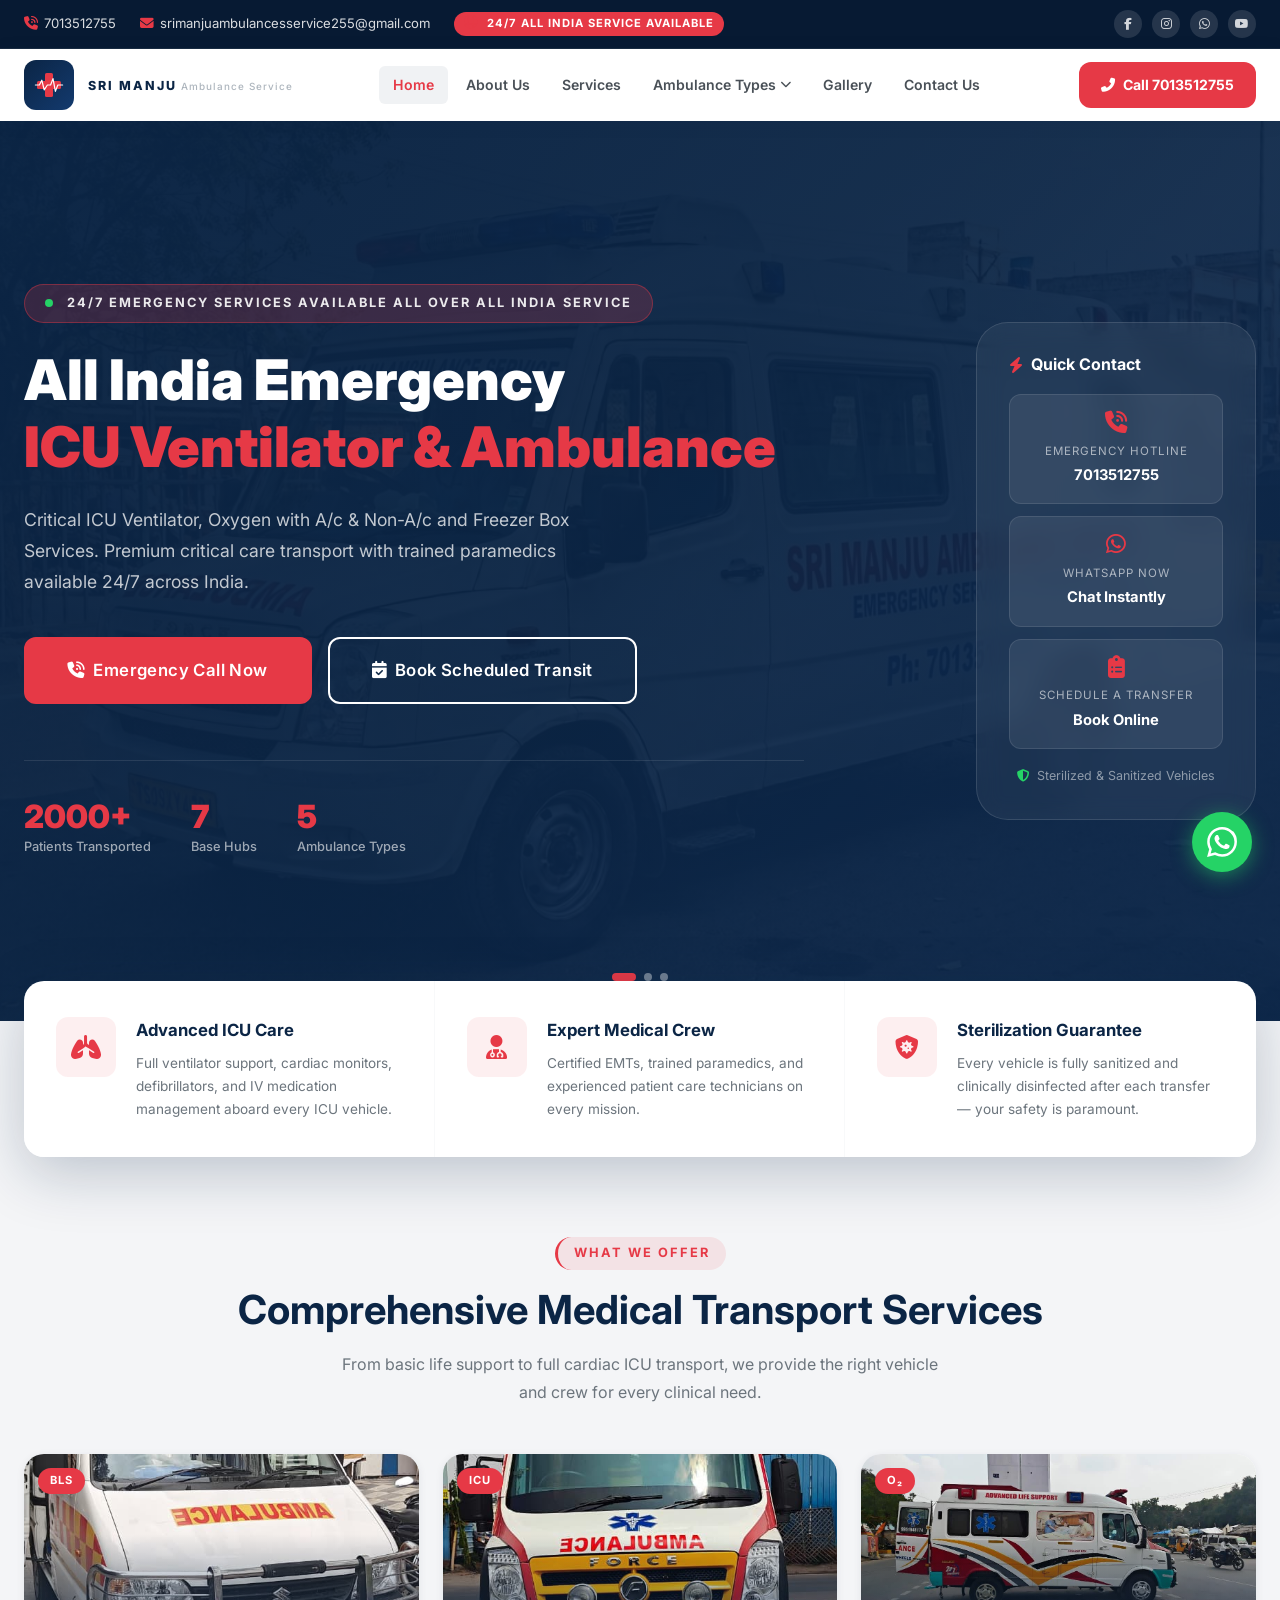
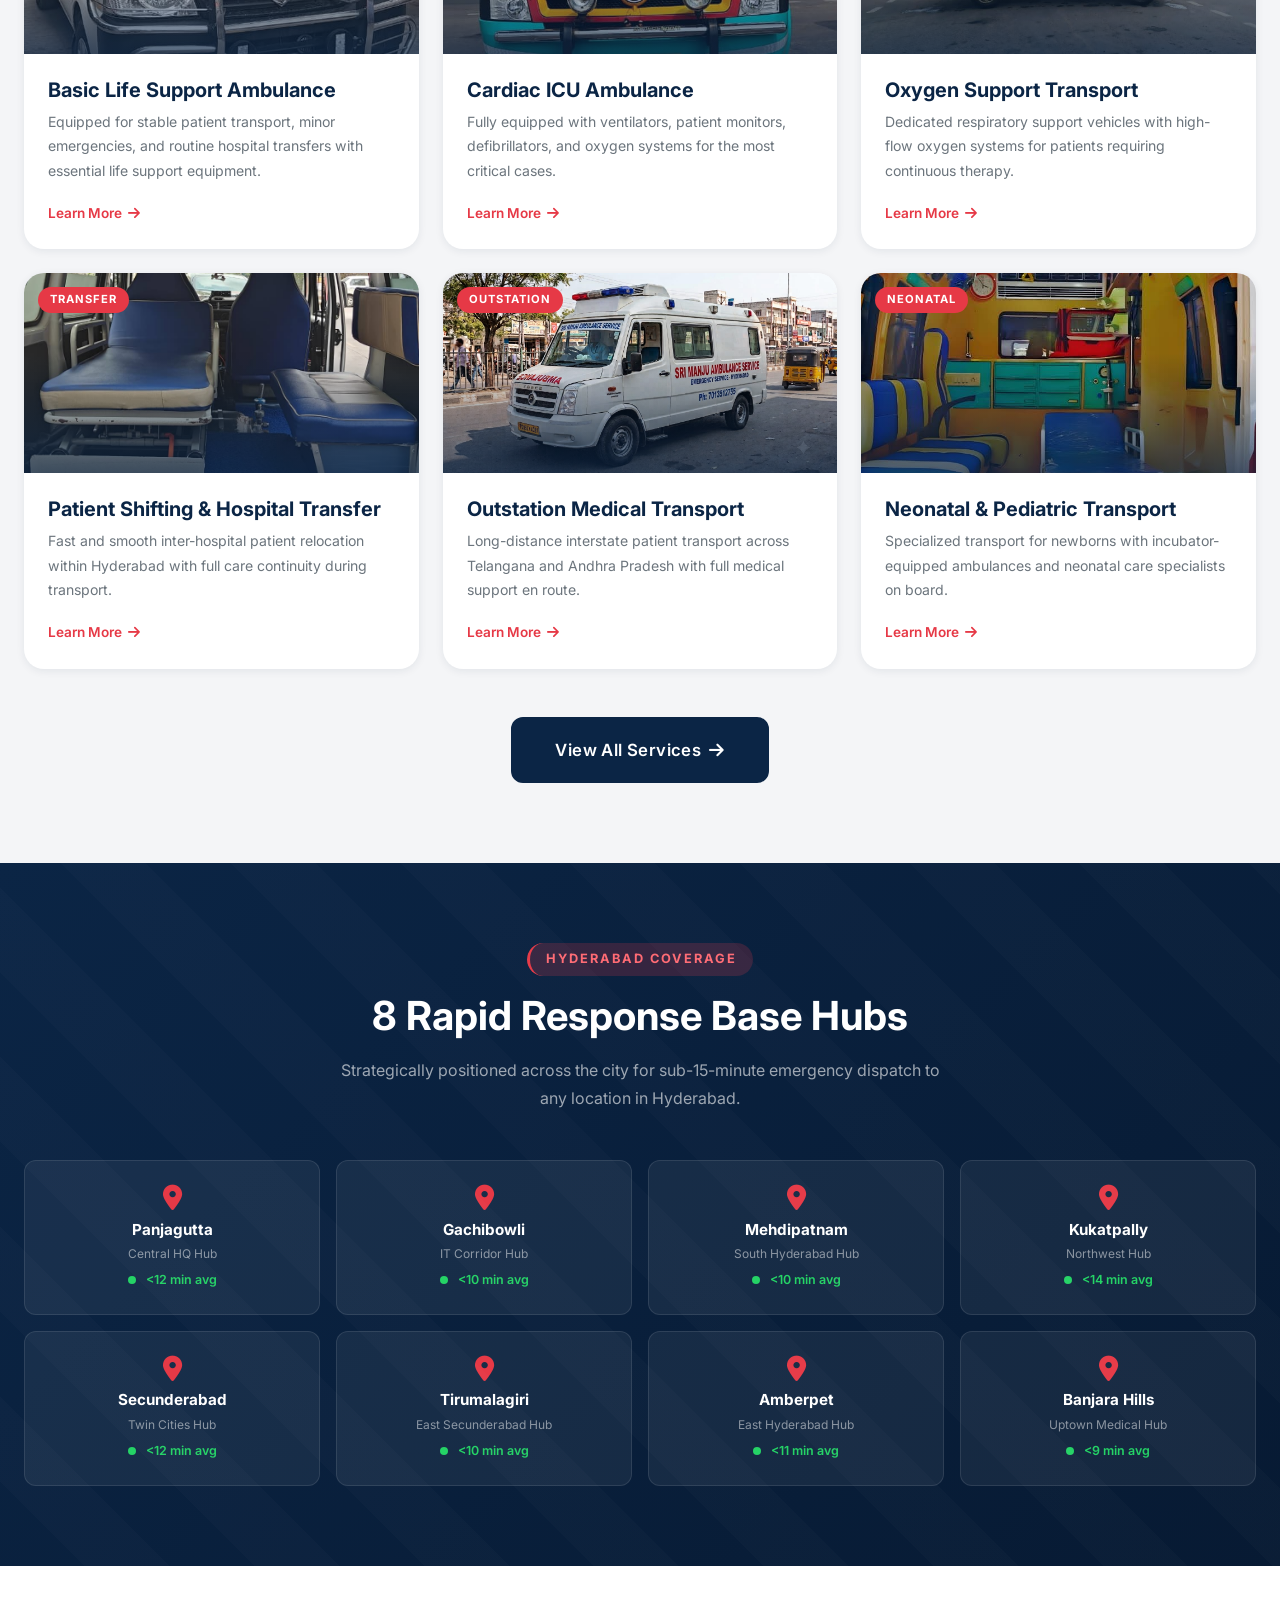
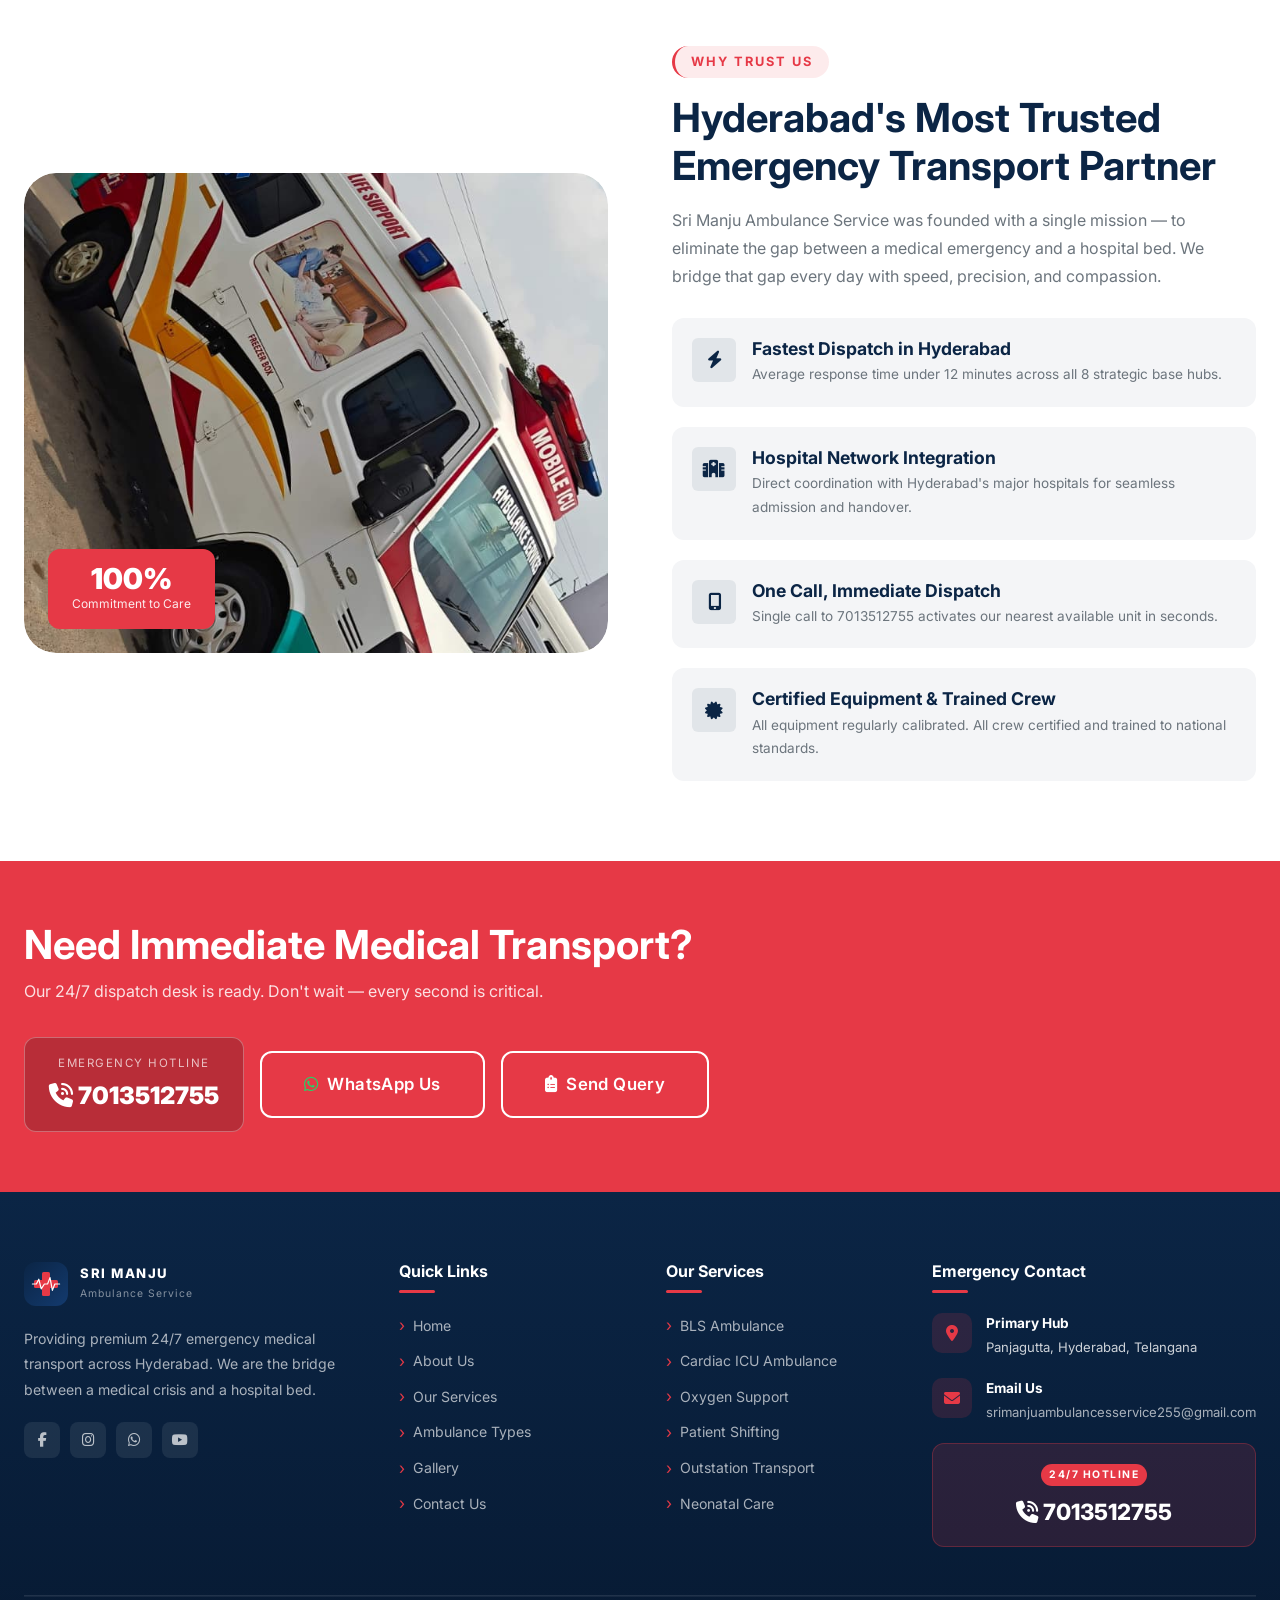
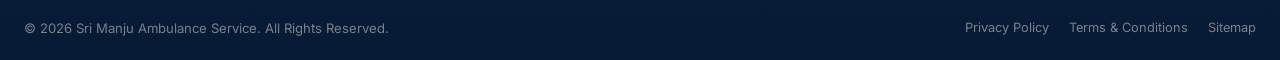
<file: index.html>
<!DOCTYPE html>
<html lang="en">
<head>
  <meta charset="UTF-8" />
  <meta name="viewport" content="width=device-width, initial-scale=1.0" />
  <title>Sri Manju Ambulance Service | 24/7 Emergency Medical Transport – Hyderabad</title>
  <meta name="description" content="Sri Manju Ambulance Service provides 24/7 premium emergency medical transport across Hyderabad. ICU ambulances, BLS, oxygen support, and patient shifting services. Call 7013512755." />
  <meta name="keywords" content="ambulance service Hyderabad, ICU ambulance, emergency medical transport, patient shifting, 24/7 ambulance" />
  <link rel="preconnect" href="https://fonts.googleapis.com" />
  <link rel="preconnect" href="https://fonts.gstatic.com" crossorigin />
  <link href="https://fonts.googleapis.com/css2?family=Inter:wght@300;400;500;600;700;800;900&family=Poppins:wght@400;500;600;700;800&display=swap" rel="stylesheet" />
  <link rel="stylesheet" href="https://cdnjs.cloudflare.com/ajax/libs/font-awesome/6.5.0/css/all.min.css" />
  <link rel="stylesheet" href="css/style.css" />
  <link rel="stylesheet" href="css/home.css" />
  <link rel="stylesheet" href="css/pages.css" />
</head>
<body>

  <!-- UTILITY HEADER -->
  <div class="utility-header">
    <div class="container">
      <div class="util-left">
        <div class="util-item">
          <i class="fas fa-phone-volume"></i>
          <a href="tel:+917013512755">7013512755</a>
        </div>
        <div class="util-item">
          <i class="fas fa-envelope"></i>
          <a href="mailto:srimanjuambulancesservice255@gmail.com">srimanjuambulancesservice255@gmail.com</a>
        </div>
        <div class="util-item">
          <span class="util-badge"><i class="fas fa-globe" style="margin-right:4px;"></i> 24/7 All India Service Available</span>
        </div>
      </div>
      <div class="util-right">
        <div class="social-links">
          <a href="#" aria-label="Facebook"><i class="fab fa-facebook-f"></i></a>
          <a href="#" aria-label="Instagram"><i class="fab fa-instagram"></i></a>
          <a href="https://wa.me/917013512755" target="_blank" aria-label="WhatsApp"><i class="fab fa-whatsapp"></i></a>
          <a href="#" aria-label="YouTube"><i class="fab fa-youtube"></i></a>
        </div>
      </div>
    </div>
  </div>

  <!-- MAIN NAVIGATION -->
  <nav class="main-nav" role="navigation" aria-label="Main Navigation">
    <div class="container nav-inner">
      <a href="index.html" class="nav-logo">
        <div class="logo-icon">
          <svg viewBox="0 0 40 40" fill="none" xmlns="http://www.w3.org/2000/svg">
            <rect x="15" y="5" width="10" height="30" rx="2" fill="#E63946"/>
            <rect x="5" y="15" width="30" height="10" rx="2" fill="#E63946"/>
            <polyline points="3,20 8,20 11,14 14,26 18,20 22,20 25,12 28,28 31,20 37,20" stroke="white" stroke-width="1.5" fill="none" stroke-linecap="round" stroke-linejoin="round"/>
          </svg>
        </div>
        <div class="logo-text">
          <span class="brand">Sri Manju</span>
          <span class="tagline">Ambulance Service</span>
        </div>
      </a>
      <ul class="nav-links">
        <li><a href="index.html" class="active">Home</a></li>
        <li><a href="about.html">About Us</a></li>
        <li><a href="services.html">Services</a></li>
        <li class="dropdown">
          <span tabindex="0">Ambulance Types <i class="fas fa-chevron-down" style="font-size:0.7rem;"></i></span>
          <ul class="dropdown-menu">
            <li><a href="types.html#bls"><i class="fas fa-ambulance"></i> BLS Ambulance</a></li>
            <li><a href="types.html#cardiac"><i class="fas fa-heartbeat"></i> Cardiac ICU Ambulance</a></li>
            <li><a href="types.html#oxygen"><i class="fas fa-lungs"></i> Oxygen Support</a></li>
            <li><a href="types.html#neonatal"><i class="fas fa-baby"></i> Neonatal Transport</a></li>
            <li><a href="types.html#outstation"><i class="fas fa-road"></i> Outstation Transport</a></li>
            <li><a href="types.html#freezer"><i class="fas fa-snowflake"></i> Freezer Box Services</a></li>
          </ul>
        </li>
        <li><a href="gallery.html">Gallery</a></li>
        <li><a href="contact.html">Contact Us</a></li>
      </ul>
      <div class="nav-cta">
        <a href="tel:+917013512755" class="nav-call-btn" id="nav-call-btn">
          <i class="fas fa-phone-alt"></i> Call 7013512755
        </a>
        <button class="hamburger" aria-label="Open Menu" id="hamburger">
          <span></span><span></span><span></span>
        </button>
      </div>
    </div>
  </nav>

  <!-- MOBILE MENU -->
  <div class="mobile-menu">
    <button class="close-btn" aria-label="Close Menu"><i class="fas fa-times"></i></button>
    <a href="index.html">Home</a>
    <a href="about.html">About Us</a>
    <a href="services.html">Services</a>
    <span class="mob-item mob-dropdown-trigger">Ambulance Types <i class="fas fa-chevron-down" style="margin-left:8px;font-size:0.8rem;"></i></span>
    <div class="mob-sub" style="display:none;">
      <a href="types.html#bls">BLS Ambulance</a>
      <a href="types.html#cardiac">Cardiac ICU Ambulance</a>
      <a href="types.html#oxygen">Oxygen Support</a>
      <a href="types.html#neonatal">Neonatal Transport</a>
      <a href="types.html#outstation">Outstation Transport</a>
      <a href="types.html#freezer">Freezer Box Services</a>
    </div>
    <a href="gallery.html">Gallery</a>
    <a href="contact.html">Contact Us</a>
    <a href="tel:+917013512755" class="mobile-call-btn"><i class="fas fa-phone-alt"></i> Emergency Call: 7013512755</a>
  </div>

  <!-- HERO SECTION -->
  <section class="hero-section" id="hero">
    <div class="hero-particles" aria-hidden="true"></div>
    <div class="container">
      <div class="hero-inner">
        <div class="hero-content">
          <div class="hero-badge"><span class="pulse-dot"></span> 24/7 Emergency Services Available All Over All India Service</div>
          <h1 class="hero-title">
            All India Emergency
            <span class="highlight">ICU Ventilator &amp; Ambulance</span>
          </h1>
          <p class="hero-desc">Critical ICU Ventilator, Oxygen with A/c &amp; Non-A/c and Freezer Box Services. Premium critical care transport with trained paramedics available 24/7 across India.</p>
          <div class="hero-actions">
            <a href="tel:+917013512755" class="btn btn-red btn-lg" id="hero-emergency-call">
              <i class="fas fa-phone-volume"></i> Emergency Call Now
            </a>
            <a href="contact.html" class="btn btn-white btn-lg" id="hero-book-transit">
              <i class="fas fa-calendar-check"></i> Book Scheduled Transit
            </a>
          </div>
          <div class="hero-stats">
            <div class="hero-stat">
              <div class="number"><span data-count="2500" data-suffix="+">0</span></div>
              <div class="label">Patients Transported</div>
            </div>
            <div class="hero-stat">
              <div class="number"><span data-count="8" data-suffix="">0</span></div>
              <div class="label">Base Hubs</div>
            </div>
            <div class="hero-stat">
              <div class="number"><span data-count="5">0</span></div>
              <div class="label">Ambulance Types</div>
            </div>
          </div>
        </div>
        <div class="hero-side-panel">
          <h4><i class="fas fa-bolt"></i> Quick Contact</h4>
          <a href="tel:+917013512755" class="quick-contact-card" id="hero-quick-call">
            <i class="fas fa-phone-volume"></i>
            <div class="label">Emergency Hotline</div>
            <div class="value">7013512755</div>
          </a>
          <a href="https://wa.me/917013512755" target="_blank" class="quick-contact-card" id="hero-quick-wa">
            <i class="fab fa-whatsapp"></i>
            <div class="label">WhatsApp Now</div>
            <div class="value">Chat Instantly</div>
          </a>
          <a href="contact.html" class="quick-contact-card" id="hero-quick-book">
            <i class="fas fa-clipboard-list"></i>
            <div class="label">Schedule a Transfer</div>
            <div class="value">Book Online</div>
          </a>
          <div style="margin-top:16px;text-align:center;">
            <p style="color:rgba(255,255,255,0.5);font-size:0.78rem;">
              <i class="fas fa-shield-alt" style="color:var(--green);margin-right:4px;"></i> Sterilized &amp; Sanitized Vehicles
            </p>
          </div>
        </div>
      </div>
    </div>
    <div class="carousel-indicators">
      <span class="active"></span><span></span><span></span>
    </div>
  </section>

  <!-- VALUE PROPOSITION CARDS -->
  <section class="value-props-section">
    <div class="container">
      <div class="value-props-grid">
        <div class="value-prop-card" data-animate="fadeInUp" data-delay="0">
          <div class="vp-icon"><i class="fas fa-lungs"></i></div>
          <div>
            <div class="vp-title">Advanced ICU Care</div>
            <p class="vp-desc">Full ventilator support, cardiac monitors, defibrillators, and IV medication management aboard every ICU vehicle.</p>
          </div>
        </div>
        <div class="value-prop-card" data-animate="fadeInUp" data-delay="150">
          <div class="vp-icon"><i class="fas fa-user-md"></i></div>
          <div>
            <div class="vp-title">Expert Medical Crew</div>
            <p class="vp-desc">Certified EMTs, trained paramedics, and experienced patient care technicians on every mission.</p>
          </div>
        </div>
        <div class="value-prop-card" data-animate="fadeInUp" data-delay="300">
          <div class="vp-icon"><i class="fas fa-shield-virus"></i></div>
          <div>
            <div class="vp-title">Sterilization Guarantee</div>
            <p class="vp-desc">Every vehicle is fully sanitized and clinically disinfected after each transfer — your safety is paramount.</p>
          </div>
        </div>
      </div>
    </div>
  </section>

  <!-- SERVICES OVERVIEW -->
  <section class="services-overview section-pad">
    <div class="container">
      <div class="text-center" data-animate="fadeInUp">
        <span class="section-tag">What We Offer</span>
        <h2 class="section-title">Comprehensive Medical Transport Services</h2>
        <p class="section-desc">From basic life support to full cardiac ICU transport, we provide the right vehicle and crew for every clinical need.</p>
      </div>
      <div class="services-grid">
        <article class="service-card" data-animate="fadeInUp" data-delay="0">
          <div class="service-card-img">
            <img src="images/eeco-front.jpg" alt="Basic Life Support Ambulance" loading="lazy" />
            <div class="img-overlay"></div><span class="img-tag">BLS</span>
          </div>
          <div class="service-card-body">
            <h4>Basic Life Support Ambulance</h4>
            <p>Equipped for stable patient transport, minor emergencies, and routine hospital transfers with essential life support equipment.</p>
            <a href="services.html" class="learn-more">Learn More <i class="fas fa-arrow-right"></i></a>
          </div>
        </article>
        <article class="service-card" data-animate="fadeInUp" data-delay="100">
          <div class="service-card-img">
            <img src="images/traveller-icu-front.jpg" alt="ICU Cardiac Ambulance" loading="lazy" />
            <div class="img-overlay"></div><span class="img-tag">ICU</span>
          </div>
          <div class="service-card-body">
            <h4>Cardiac ICU Ambulance</h4>
            <p>Fully equipped with ventilators, patient monitors, defibrillators, and oxygen systems for the most critical cases.</p>
            <a href="services.html" class="learn-more">Learn More <i class="fas fa-arrow-right"></i></a>
          </div>
        </article>
        <article class="service-card" data-animate="fadeInUp" data-delay="200">
          <div class="service-card-img">
            <img src="images/traveller-als-side.jpg" alt="Oxygen Support Ambulance" loading="lazy" />
            <div class="img-overlay"></div><span class="img-tag">O&#8322;</span>
          </div>
          <div class="service-card-body">
            <h4>Oxygen Support Transport</h4>
            <p>Dedicated respiratory support vehicles with high-flow oxygen systems for patients requiring continuous therapy.</p>
            <a href="services.html" class="learn-more">Learn More <i class="fas fa-arrow-right"></i></a>
          </div>
        </article>
        <article class="service-card" data-animate="fadeInUp" data-delay="300">
          <div class="service-card-img">
            <img src="images/interior-eeco.jpg" alt="Patient Shifting Inside Ambulance" loading="lazy" />
            <div class="img-overlay"></div><span class="img-tag">Transfer</span>
          </div>
          <div class="service-card-body">
            <h4>Patient Shifting &amp; Hospital Transfer</h4>
            <p>Fast and smooth inter-hospital patient relocation within Hyderabad with full care continuity during transport.</p>
            <a href="services.html" class="learn-more">Learn More <i class="fas fa-arrow-right"></i></a>
          </div>
        </article>
        <article class="service-card" data-animate="fadeInUp" data-delay="400">
          <div class="service-card-img">
            <img src="images/traveller-hero.jpg" alt="Outstation Medical Transport" loading="lazy" />
            <div class="img-overlay"></div><span class="img-tag">Outstation</span>
          </div>
          <div class="service-card-body">
            <h4>Outstation Medical Transport</h4>
            <p>Long-distance interstate patient transport across Telangana and Andhra Pradesh with full medical support en route.</p>
            <a href="services.html" class="learn-more">Learn More <i class="fas fa-arrow-right"></i></a>
          </div>
        </article>
        <article class="service-card" data-animate="fadeInUp" data-delay="500">
          <div class="service-card-img">
            <img src="images/interior-traveller.jpg" alt="Neonatal Transport Cabin Interior" loading="lazy" />
            <div class="img-overlay"></div><span class="img-tag">Neonatal</span>
          </div>
          <div class="service-card-body">
            <h4>Neonatal &amp; Pediatric Transport</h4>
            <p>Specialized transport for newborns with incubator-equipped ambulances and neonatal care specialists on board.</p>
            <a href="services.html" class="learn-more">Learn More <i class="fas fa-arrow-right"></i></a>
          </div>
        </article>
      </div>
      <div class="text-center" style="margin-top:48px;">
        <a href="services.html" class="btn btn-navy btn-lg" id="view-all-services">View All Services <i class="fas fa-arrow-right"></i></a>
      </div>
    </div>
  </section>

  <!-- RAPID RESPONSE HUBS -->
  <section class="hubs-section">
    <div class="container">
      <div class="text-center" data-animate="fadeInUp">
        <span class="section-tag">Hyderabad Coverage</span>
        <h2 class="section-title">8 Rapid Response Base Hubs</h2>
        <p class="section-desc" style="color:rgba(255,255,255,0.6);">Strategically positioned across the city for sub-15-minute emergency dispatch to any location in Hyderabad.</p>
      </div>
      <div class="hubs-wrapper">
        <div class="hub-card" data-animate="fadeInUp" data-delay="0"><i class="fas fa-map-marker-alt"></i><h5>Panjagutta</h5><p>Central HQ Hub</p><div class="eta"><span class="pulse-dot"></span> &lt;12 min avg</div></div>
        <div class="hub-card" data-animate="fadeInUp" data-delay="80"><i class="fas fa-map-marker-alt"></i><h5>Gachibowli</h5><p>IT Corridor Hub</p><div class="eta"><span class="pulse-dot"></span> &lt;10 min avg</div></div>
        <div class="hub-card" data-animate="fadeInUp" data-delay="160"><i class="fas fa-map-marker-alt"></i><h5>Mehdipatnam</h5><p>South Hyderabad Hub</p><div class="eta"><span class="pulse-dot"></span> &lt;10 min avg</div></div>
        <div class="hub-card" data-animate="fadeInUp" data-delay="240"><i class="fas fa-map-marker-alt"></i><h5>Kukatpally</h5><p>Northwest Hub</p><div class="eta"><span class="pulse-dot"></span> &lt;14 min avg</div></div>
        <div class="hub-card" data-animate="fadeInUp" data-delay="320"><i class="fas fa-map-marker-alt"></i><h5>Secunderabad</h5><p>Twin Cities Hub</p><div class="eta"><span class="pulse-dot"></span> &lt;12 min avg</div></div>
        <div class="hub-card" data-animate="fadeInUp" data-delay="400"><i class="fas fa-map-marker-alt"></i><h5>Tirumalagiri</h5><p>East Secunderabad Hub</p><div class="eta"><span class="pulse-dot"></span> &lt;10 min avg</div></div>
        <div class="hub-card" data-animate="fadeInUp" data-delay="480"><i class="fas fa-map-marker-alt"></i><h5>Amberpet</h5><p>East Hyderabad Hub</p><div class="eta"><span class="pulse-dot"></span> &lt;11 min avg</div></div>
        <div class="hub-card" data-animate="fadeInUp" data-delay="560"><i class="fas fa-map-marker-alt"></i><h5>Banjara Hills</h5><p>Uptown Medical Hub</p><div class="eta"><span class="pulse-dot"></span> &lt;9 min avg</div></div>
      </div>
    </div>
  </section>

  <!-- WHY CHOOSE US -->
  <section class="why-section section-pad">
    <div class="container">
      <div class="why-grid">
        <div class="why-image-block" data-animate="slideInLeft">
          <img src="images/traveller-als-slanted.jpg" alt="Sri Manju Ambulance Service" loading="lazy" />
          <div class="why-image-badge"><div class="num">100%</div><div class="text">Commitment to Care</div></div>
        </div>
        <div class="why-content">
          <span class="section-tag" data-animate="fadeInUp">Why Trust Us</span>
          <h2 class="section-title" data-animate="fadeInUp" data-delay="100">Hyderabad's Most Trusted Emergency Transport Partner</h2>
          <p style="color:var(--gray-600);margin-bottom:28px;" data-animate="fadeInUp" data-delay="200">Sri Manju Ambulance Service was founded with a single mission — to eliminate the gap between a medical emergency and a hospital bed. We bridge that gap every day with speed, precision, and compassion.</p>
          <div class="why-points">
            <div class="why-point" data-animate="fadeInUp" data-delay="250">
              <div class="why-point-icon"><i class="fas fa-bolt"></i></div>
              <div><h5>Fastest Dispatch in Hyderabad</h5><p>Average response time under 12 minutes across all 8 strategic base hubs.</p></div>
            </div>
            <div class="why-point" data-animate="fadeInUp" data-delay="350">
              <div class="why-point-icon"><i class="fas fa-hospital"></i></div>
              <div><h5>Hospital Network Integration</h5><p>Direct coordination with Hyderabad's major hospitals for seamless admission and handover.</p></div>
            </div>
            <div class="why-point" data-animate="fadeInUp" data-delay="450">
              <div class="why-point-icon"><i class="fas fa-mobile-alt"></i></div>
              <div><h5>One Call, Immediate Dispatch</h5><p>Single call to 7013512755 activates our nearest available unit in seconds.</p></div>
            </div>
            <div class="why-point" data-animate="fadeInUp" data-delay="550">
              <div class="why-point-icon"><i class="fas fa-certificate"></i></div>
              <div><h5>Certified Equipment &amp; Trained Crew</h5><p>All equipment regularly calibrated. All crew certified and trained to national standards.</p></div>
            </div>
          </div>
        </div>
      </div>
    </div>
  </section>

  <!-- EMERGENCY CTA BANNER -->
  <section class="emergency-cta">
    <div class="container">
      <div class="text-block" data-animate="slideInLeft">
        <h2>Need Immediate Medical Transport?</h2>
        <p>Our 24/7 dispatch desk is ready. Don't wait — every second is critical.</p>
      </div>
      <div class="cta-actions" data-animate="slideInRight">
        <div class="cta-phone-block">
          <div class="cta-label">Emergency Hotline</div>
          <a href="tel:+917013512755" id="cta-main-call"><i class="fas fa-phone-volume"></i> 7013512755</a>
        </div>
        <a href="https://wa.me/917013512755" target="_blank" class="btn btn-white btn-lg" id="cta-whatsapp">
          <i class="fab fa-whatsapp" style="color:var(--green);"></i> WhatsApp Us
        </a>
        <a href="contact.html" class="btn btn-white btn-lg" id="cta-contact-form">
          <i class="fas fa-clipboard-list"></i> Send Query
        </a>
      </div>
    </div>
  </section>

  <!-- FOOTER -->
  <footer class="footer">
    <div class="container">
      <div class="footer-grid">
        <div class="footer-col">
          <div class="footer-logo">
            <div class="logo-icon">
              <svg viewBox="0 0 40 40" fill="none" xmlns="http://www.w3.org/2000/svg">
                <rect x="15" y="5" width="10" height="30" rx="2" fill="#E63946"/>
                <rect x="5" y="15" width="30" height="10" rx="2" fill="#E63946"/>
                <polyline points="3,20 8,20 11,14 14,26 18,20 22,20 25,12 28,28 31,20 37,20" stroke="white" stroke-width="1.5" fill="none" stroke-linecap="round" stroke-linejoin="round"/>
              </svg>
            </div>
            <div class="logo-text">
              <span style="font-size:0.82rem;font-weight:800;color:white;letter-spacing:1.5px;text-transform:uppercase;display:block;">Sri Manju</span>
              <span style="font-size:0.65rem;color:rgba(255,255,255,0.5);letter-spacing:1px;">Ambulance Service</span>
            </div>
          </div>
          <p>Providing premium 24/7 emergency medical transport across Hyderabad. We are the bridge between a medical crisis and a hospital bed.</p>
          <div class="footer-social">
            <a href="#" aria-label="Facebook"><i class="fab fa-facebook-f"></i></a>
            <a href="#" aria-label="Instagram"><i class="fab fa-instagram"></i></a>
            <a href="https://wa.me/917013512755" target="_blank" aria-label="WhatsApp"><i class="fab fa-whatsapp"></i></a>
            <a href="#" aria-label="YouTube"><i class="fab fa-youtube"></i></a>
          </div>
        </div>
        <div class="footer-col">
          <h4>Quick Links</h4>
          <ul>
            <li><a href="index.html">Home</a></li>
            <li><a href="about.html">About Us</a></li>
            <li><a href="services.html">Our Services</a></li>
            <li><a href="types.html">Ambulance Types</a></li>
            <li><a href="gallery.html">Gallery</a></li>
            <li><a href="contact.html">Contact Us</a></li>
          </ul>
        </div>
        <div class="footer-col">
          <h4>Our Services</h4>
          <ul>
            <li><a href="services.html#bls">BLS Ambulance</a></li>
            <li><a href="services.html#cardiac">Cardiac ICU Ambulance</a></li>
            <li><a href="services.html#oxygen">Oxygen Support</a></li>
            <li><a href="services.html#shifting">Patient Shifting</a></li>
            <li><a href="services.html#outstation">Outstation Transport</a></li>
            <li><a href="services.html#neonatal">Neonatal Care</a></li>
          </ul>
        </div>
        <div class="footer-col">
          <h4>Emergency Contact</h4>
          <div class="footer-contact-item">
            <div class="footer-contact-icon"><i class="fas fa-map-marker-alt"></i></div>
            <div class="info"><strong>Primary Hub</strong><span>Panjagutta, Hyderabad, Telangana</span></div>
          </div>
          <div class="footer-contact-item">
            <div class="footer-contact-icon"><i class="fas fa-envelope"></i></div>
            <div class="info"><strong>Email Us</strong><a href="mailto:srimanjuambulancesservice255@gmail.com">srimanjuambulancesservice255@gmail.com</a></div>
          </div>
          <div class="footer-hotline">
            <span class="badge">24/7 HOTLINE</span>
            <a href="tel:+917013512755" id="footer-hotline-call"><i class="fas fa-phone-volume"></i> 7013512755</a>
          </div>
        </div>
      </div>
      <div class="sub-footer">
        <p>&copy; 2026 Sri Manju Ambulance Service. All Rights Reserved.</p>
        <div class="sub-footer-links">
          <a href="#">Privacy Policy</a>
          <a href="#">Terms &amp; Conditions</a>
          <a href="#">Sitemap</a>
        </div>
      </div>
    </div>
  </footer>

  <!-- FLOATING WHATSAPP -->
  <a href="https://wa.me/917013512755" target="_blank" class="whatsapp-float" id="whatsapp-float" aria-label="Chat on WhatsApp">
    <span class="tooltip">Chat on WhatsApp</span>
    <svg viewBox="0 0 24 24" xmlns="http://www.w3.org/2000/svg">
      <path d="M17.472 14.382c-.297-.149-1.758-.867-2.03-.967-.273-.099-.471-.148-.67.15-.197.297-.767.966-.94 1.164-.173.199-.347.223-.644.075-.297-.15-1.255-.463-2.39-1.475-.883-.788-1.48-1.761-1.653-2.059-.173-.297-.018-.458.13-.606.134-.133.298-.347.446-.52.149-.174.198-.298.298-.497.099-.198.05-.371-.025-.52-.075-.149-.669-1.612-.916-2.207-.242-.579-.487-.5-.669-.51-.173-.008-.371-.01-.57-.01-.198 0-.52.074-.792.372-.272.297-1.04 1.016-1.04 2.479 0 1.462 1.065 2.875 1.213 3.074.149.198 2.096 3.2 5.077 4.487.709.306 1.262.489 1.694.625.712.227 1.36.195 1.871.118.571-.085 1.758-.719 2.006-1.413.248-.694.248-1.289.173-1.413-.074-.124-.272-.198-.57-.347m-5.421 7.403h-.004a9.87 9.87 0 01-5.031-1.378l-.361-.214-3.741.982.998-3.648-.235-.374a9.86 9.86 0 01-1.51-5.26c.001-5.45 4.436-9.884 9.888-9.884 2.64 0 5.122 1.03 6.988 2.898a9.825 9.825 0 012.893 6.994c-.003 5.45-4.437 9.884-9.885 9.884m8.413-18.297A11.815 11.815 0 0012.05 0C5.495 0 .16 5.335.157 11.892c0 2.096.547 4.142 1.588 5.945L.057 24l6.305-1.654a11.882 11.882 0 005.683 1.448h.005c6.554 0 11.89-5.335 11.893-11.893A11.821 11.821 0 0020.885 3.488"/>
    </svg>
  </a>
  <button class="back-to-top" id="back-to-top" aria-label="Back to top"><i class="fas fa-chevron-up"></i></button>
  <script src="js/main.js"></script>
</body>
</html>
</file>
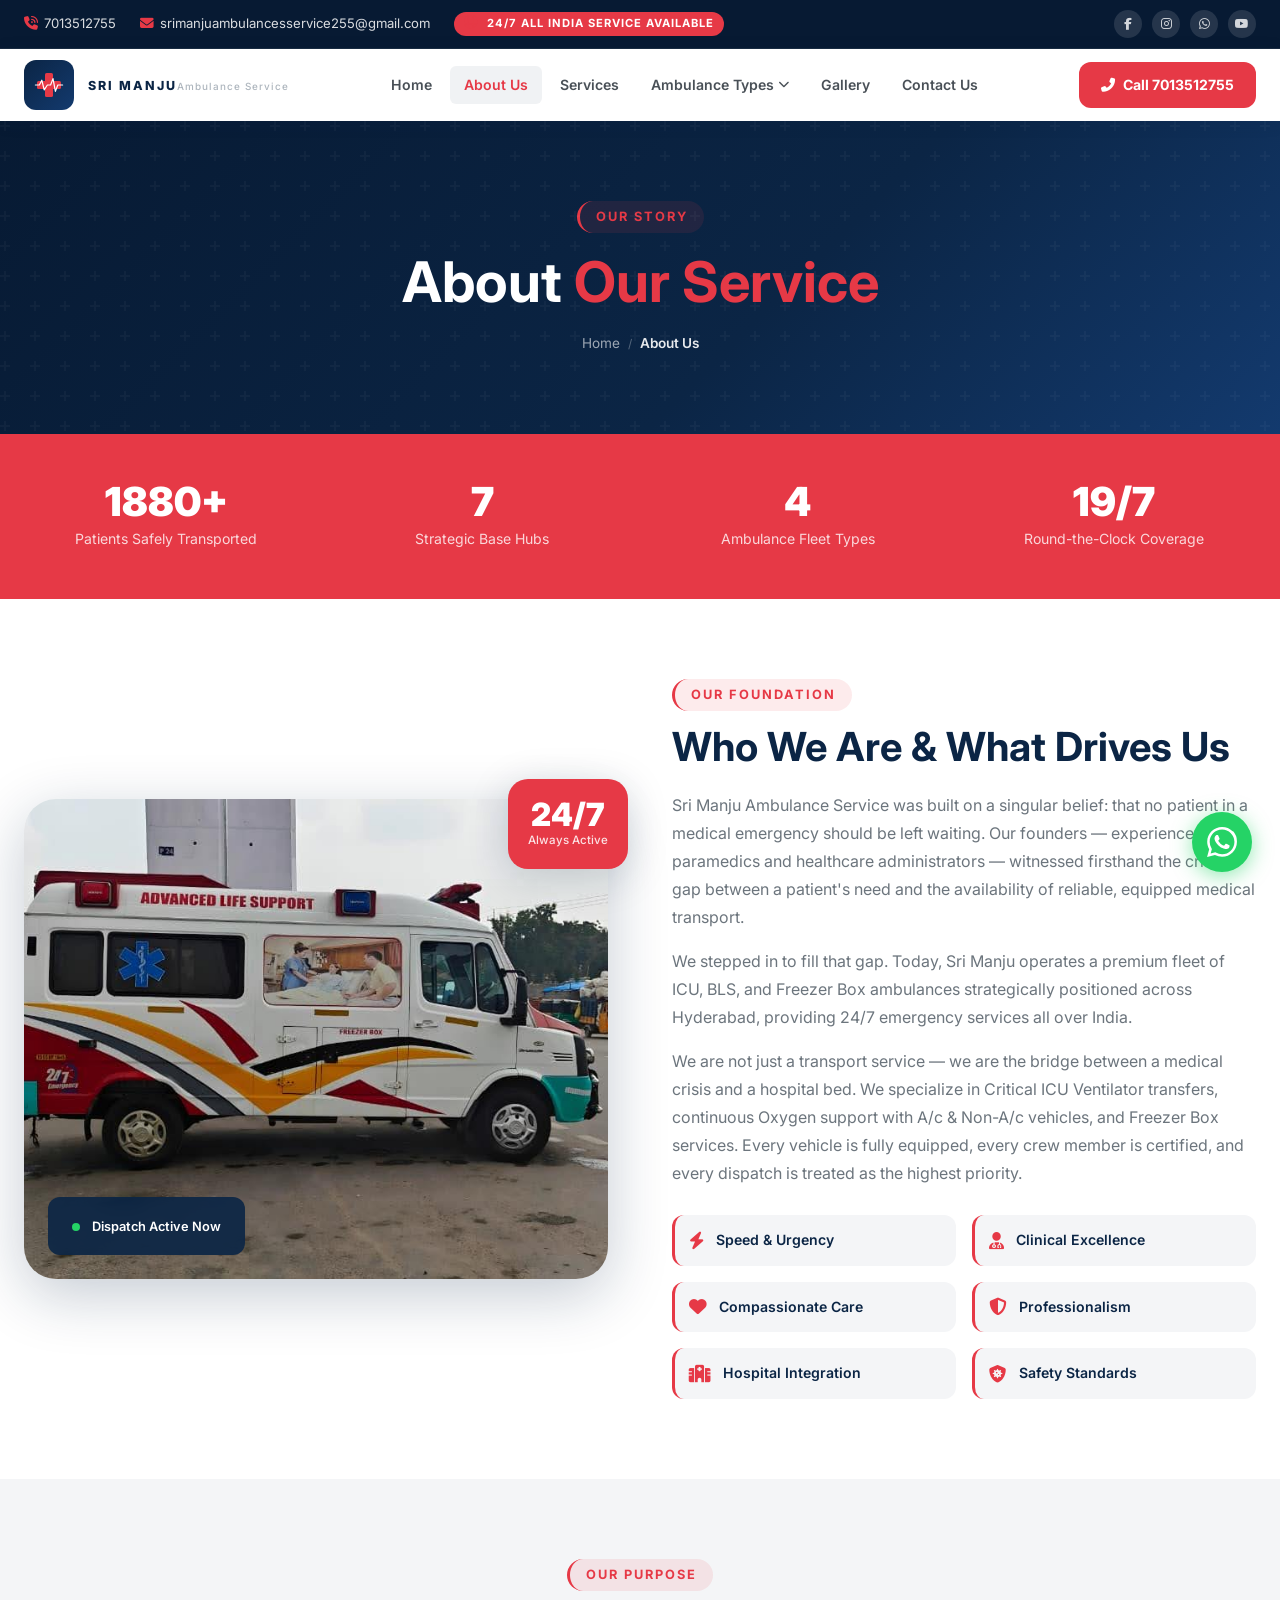
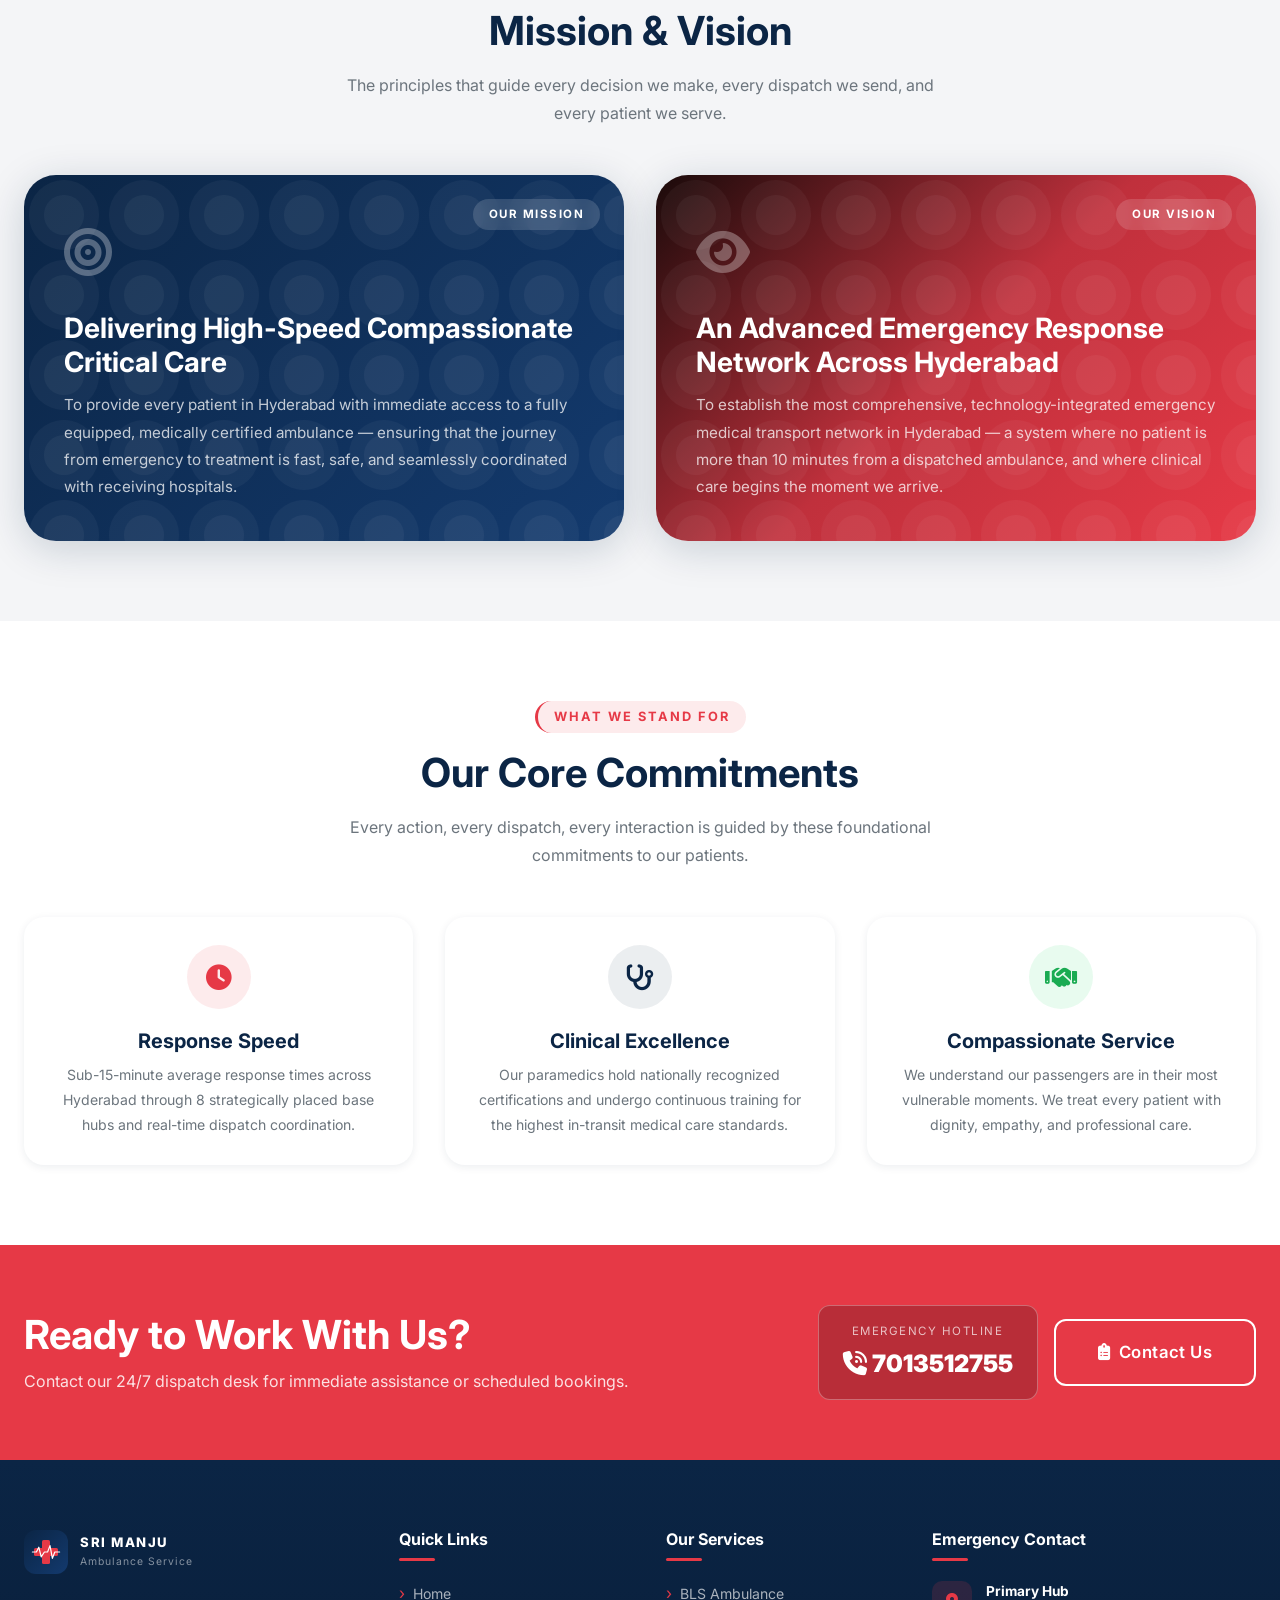
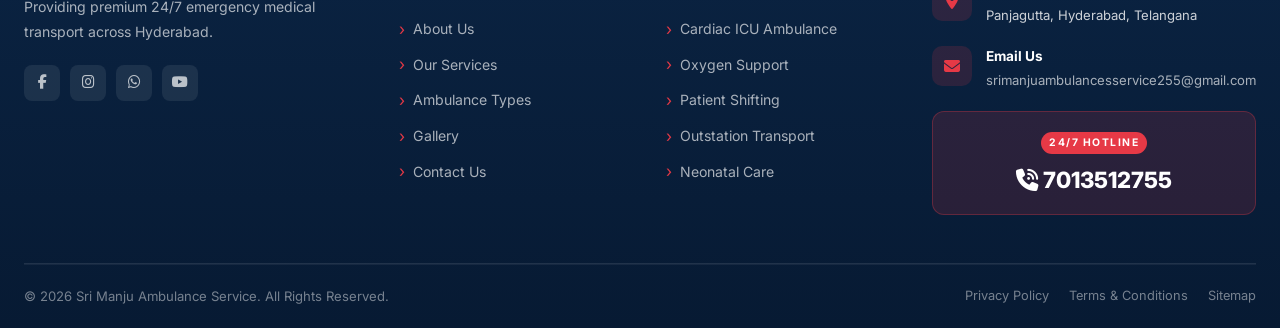
<file: about.html>
<!DOCTYPE html>
<html lang="en">
<head>
  <meta charset="UTF-8" />
  <meta name="viewport" content="width=device-width, initial-scale=1.0" />
  <title>About Us | Sri Manju Ambulance Service – Our Story &amp; Mission</title>
  <meta name="description" content="Learn about Sri Manju Ambulance Service — our founding story, mission, vision, and the experienced medical crew serving Hyderabad 24/7." />
  <link rel="preconnect" href="https://fonts.googleapis.com" />
  <link rel="preconnect" href="https://fonts.gstatic.com" crossorigin />
  <link href="https://fonts.googleapis.com/css2?family=Inter:wght@300;400;500;600;700;800;900&family=Poppins:wght@400;500;600;700;800&display=swap" rel="stylesheet" />
  <link rel="stylesheet" href="https://cdnjs.cloudflare.com/ajax/libs/font-awesome/6.5.0/css/all.min.css" />
  <link rel="stylesheet" href="css/style.css" />
  <link rel="stylesheet" href="css/home.css" />
  <link rel="stylesheet" href="css/pages.css" />
</head>
<body>
  <!-- UTILITY HEADER -->
  <div class="utility-header">
    <div class="container">
      <div class="util-left">
        <div class="util-item"><i class="fas fa-phone-volume"></i><a href="tel:+917013512755">7013512755</a></div>
        <div class="util-item"><i class="fas fa-envelope"></i><a href="mailto:srimanjuambulancesservice255@gmail.com">srimanjuambulancesservice255@gmail.com</a></div>
        <div class="util-item"><span class="util-badge"><i class="fas fa-globe" style="margin-right:4px;"></i> 24/7 All India Service Available</span></div>
      </div>
      <div class="util-right">
        <div class="social-links">
          <a href="#" aria-label="Facebook"><i class="fab fa-facebook-f"></i></a>
          <a href="#" aria-label="Instagram"><i class="fab fa-instagram"></i></a>
          <a href="https://wa.me/917013512755" target="_blank" aria-label="WhatsApp"><i class="fab fa-whatsapp"></i></a>
          <a href="#" aria-label="YouTube"><i class="fab fa-youtube"></i></a>
        </div>
      </div>
    </div>
  </div>
  <!-- MAIN NAV -->
  <nav class="main-nav">
    <div class="container nav-inner">
      <a href="index.html" class="nav-logo">
        <div class="logo-icon">
          <svg viewBox="0 0 40 40" fill="none" xmlns="http://www.w3.org/2000/svg">
            <rect x="15" y="5" width="10" height="30" rx="2" fill="#E63946"/>
            <rect x="5" y="15" width="30" height="10" rx="2" fill="#E63946"/>
            <polyline points="3,20 8,20 11,14 14,26 18,20 22,20 25,12 28,28 31,20 37,20" stroke="white" stroke-width="1.5" fill="none" stroke-linecap="round" stroke-linejoin="round"/>
          </svg>
        </div>
        <div class="logo-text"><span class="brand">Sri Manju</span><span class="tagline">Ambulance Service</span></div>
      </a>
      <ul class="nav-links">
        <li><a href="index.html">Home</a></li>
        <li><a href="about.html" class="active">About Us</a></li>
        <li><a href="services.html">Services</a></li>
        <li class="dropdown">
          <span tabindex="0">Ambulance Types <i class="fas fa-chevron-down" style="font-size:0.7rem;"></i></span>
          <ul class="dropdown-menu">
            <li><a href="types.html#bls"><i class="fas fa-ambulance"></i> BLS Ambulance</a></li>
            <li><a href="types.html#cardiac"><i class="fas fa-heartbeat"></i> Cardiac ICU Ambulance</a></li>
            <li><a href="types.html#oxygen"><i class="fas fa-lungs"></i> Oxygen Support</a></li>
            <li><a href="types.html#neonatal"><i class="fas fa-baby"></i> Neonatal Transport</a></li>
            <li><a href="types.html#outstation"><i class="fas fa-road"></i> Outstation Transport</a></li>
            <li><a href="types.html#freezer"><i class="fas fa-snowflake"></i> Freezer Box Services</a></li>
          </ul>
        </li>
        <li><a href="gallery.html">Gallery</a></li>
        <li><a href="contact.html">Contact Us</a></li>
      </ul>
      <div class="nav-cta">
        <a href="tel:+917013512755" class="nav-call-btn"><i class="fas fa-phone-alt"></i> Call 7013512755</a>
        <button class="hamburger" aria-label="Open Menu" id="hamburger"><span></span><span></span><span></span></button>
      </div>
    </div>
  </nav>
  <!-- MOBILE MENU -->
  <div class="mobile-menu">
    <button class="close-btn"><i class="fas fa-times"></i></button>
    <a href="index.html">Home</a>
    <a href="about.html">About Us</a>
    <a href="services.html">Services</a>
    <span class="mob-item mob-dropdown-trigger">Ambulance Types <i class="fas fa-chevron-down" style="margin-left:8px;font-size:0.8rem;"></i></span>
    <div class="mob-sub" style="display:none;">
      <a href="types.html#bls">BLS Ambulance</a>
      <a href="types.html#cardiac">Cardiac ICU Ambulance</a>
      <a href="types.html#oxygen">Oxygen Support</a>
      <a href="types.html#neonatal">Neonatal Transport</a>
      <a href="types.html#outstation">Outstation Transport</a>
      <a href="types.html#freezer">Freezer Box Services</a>
    </div>
    <a href="gallery.html">Gallery</a>
    <a href="contact.html">Contact Us</a>
    <a href="tel:+917013512755" class="mobile-call-btn"><i class="fas fa-phone-alt"></i> Emergency Call: 7013512755</a>
  </div>

  <!-- HERO BANNER -->
  <section class="hero-banner">
    <div class="container">
      <span class="section-tag" style="margin-bottom:16px;display:inline-block;">Our Story</span>
      <h1 data-animate="fadeInUp">About <span style="color:var(--red);">Our Service</span></h1>
      <nav class="breadcrumb" aria-label="Breadcrumb">
        <a href="index.html">Home</a><span>/</span><span class="current">About Us</span>
      </nav>
    </div>
  </section>

  <!-- STATS BAR -->
  <div class="stats-bar">
    <div class="container">
      <div class="stats-bar-grid">
        <div class="stat-item" data-animate="fadeInUp" data-delay="0">
          <div class="stat-number"><span data-count="2500" data-suffix="+">0</span></div>
          <div class="stat-label">Patients Safely Transported</div>
        </div>
        <div class="stat-item" data-animate="fadeInUp" data-delay="100">
          <div class="stat-number"><span data-count="8">0</span></div>
          <div class="stat-label">Strategic Base Hubs</div>
        </div>
        <div class="stat-item" data-animate="fadeInUp" data-delay="200">
          <div class="stat-number"><span data-count="5">0</span></div>
          <div class="stat-label">Ambulance Fleet Types</div>
        </div>
        <div class="stat-item" data-animate="fadeInUp" data-delay="300">
          <div class="stat-number"><span data-count="24" data-suffix="/7">0</span></div>
          <div class="stat-label">Round-the-Clock Coverage</div>
        </div>
      </div>
    </div>
  </div>

  <!-- PROFILE & STORY -->
  <section class="about-story section-pad">
    <div class="container">
      <div class="about-grid">
        <div class="about-image-wrap" data-animate="slideInLeft">
          <img src="images/traveller-als-side.jpg" alt="Sri Manju Ambulance Service" loading="lazy" />
          <div class="about-image-badge"><div class="num">24/7</div><div class="lbl">Always Active</div></div>
          <div class="about-image-overlay"><div class="pill"><span class="pulse-dot"></span> Dispatch Active Now</div></div>
        </div>
        <div class="about-content" data-animate="slideInRight">
          <span class="section-tag">Our Foundation</span>
          <h2>Who We Are &amp; What Drives Us</h2>
          <p>Sri Manju Ambulance Service was built on a singular belief: that no patient in a medical emergency should be left waiting. Our founders — experienced paramedics and healthcare administrators — witnessed firsthand the critical gap between a patient's need and the availability of reliable, equipped medical transport.</p>
          <p>We stepped in to fill that gap. Today, Sri Manju operates a premium fleet of ICU, BLS, and Freezer Box ambulances strategically positioned across Hyderabad, providing 24/7 emergency services all over India.</p>
          <p>We are not just a transport service — we are the bridge between a medical crisis and a hospital bed. We specialize in Critical ICU Ventilator transfers, continuous Oxygen support with A/c &amp; Non-A/c vehicles, and Freezer Box services. Every vehicle is fully equipped, every crew member is certified, and every dispatch is treated as the highest priority.</p>
          <div class="about-values">
            <div class="about-value-item"><i class="fas fa-bolt"></i><span>Speed &amp; Urgency</span></div>
            <div class="about-value-item"><i class="fas fa-user-md"></i><span>Clinical Excellence</span></div>
            <div class="about-value-item"><i class="fas fa-heart"></i><span>Compassionate Care</span></div>
            <div class="about-value-item"><i class="fas fa-shield-alt"></i><span>Professionalism</span></div>
            <div class="about-value-item"><i class="fas fa-hospital"></i><span>Hospital Integration</span></div>
            <div class="about-value-item"><i class="fas fa-shield-virus"></i><span>Safety Standards</span></div>
          </div>
        </div>
      </div>
    </div>
  </section>

  <!-- MISSION & VISION -->
  <section class="mission-vision section-pad">
    <div class="container">
      <div class="text-center" data-animate="fadeInUp" style="margin-bottom:48px;">
        <span class="section-tag">Our Purpose</span>
        <h2 class="section-title">Mission &amp; Vision</h2>
        <p class="section-desc">The principles that guide every decision we make, every dispatch we send, and every patient we serve.</p>
      </div>
      <div class="mv-grid">
        <div class="mv-card mission" data-animate="slideInLeft">
          <span class="mv-card-tag">Our Mission</span>
          <div class="mv-icon"><i class="fas fa-bullseye"></i></div>
          <h3>Delivering High-Speed Compassionate Critical Care</h3>
          <p>To provide every patient in Hyderabad with immediate access to a fully equipped, medically certified ambulance — ensuring that the journey from emergency to treatment is fast, safe, and seamlessly coordinated with receiving hospitals.</p>
        </div>
        <div class="mv-card vision" data-animate="slideInRight">
          <span class="mv-card-tag">Our Vision</span>
          <div class="mv-icon"><i class="fas fa-eye"></i></div>
          <h3>An Advanced Emergency Response Network Across Hyderabad</h3>
          <p>To establish the most comprehensive, technology-integrated emergency medical transport network in Hyderabad — a system where no patient is more than 10 minutes from a dispatched ambulance, and where clinical care begins the moment we arrive.</p>
        </div>
      </div>
    </div>
  </section>

  <!-- CORE COMMITMENTS -->
  <section class="section-pad" style="background:var(--white);">
    <div class="container">
      <div class="text-center" data-animate="fadeInUp" style="margin-bottom:48px;">
        <span class="section-tag">What We Stand For</span>
        <h2 class="section-title">Our Core Commitments</h2>
        <p class="section-desc">Every action, every dispatch, every interaction is guided by these foundational commitments to our patients.</p>
      </div>
      <div class="grid-3">
        <div class="card" data-animate="fadeInUp" data-delay="0">
          <div class="card-body text-center">
            <div style="width:64px;height:64px;background:rgba(230,57,70,0.1);border-radius:50%;display:flex;align-items:center;justify-content:center;margin:0 auto 20px;font-size:1.6rem;color:var(--red);"><i class="fas fa-clock"></i></div>
            <h4 style="color:var(--navy);margin-bottom:10px;">Response Speed</h4>
            <p style="font-size:0.88rem;color:var(--gray-600);">Sub-15-minute average response times across Hyderabad through 8 strategically placed base hubs and real-time dispatch coordination.</p>
          </div>
        </div>
        <div class="card" data-animate="fadeInUp" data-delay="120">
          <div class="card-body text-center">
            <div style="width:64px;height:64px;background:rgba(11,37,69,0.08);border-radius:50%;display:flex;align-items:center;justify-content:center;margin:0 auto 20px;font-size:1.6rem;color:var(--navy);"><i class="fas fa-stethoscope"></i></div>
            <h4 style="color:var(--navy);margin-bottom:10px;">Clinical Excellence</h4>
            <p style="font-size:0.88rem;color:var(--gray-600);">Our paramedics hold nationally recognized certifications and undergo continuous training for the highest in-transit medical care standards.</p>
          </div>
        </div>
        <div class="card" data-animate="fadeInUp" data-delay="240">
          <div class="card-body text-center">
            <div style="width:64px;height:64px;background:rgba(37,211,102,0.1);border-radius:50%;display:flex;align-items:center;justify-content:center;margin:0 auto 20px;font-size:1.6rem;color:var(--green-dark);"><i class="fas fa-handshake"></i></div>
            <h4 style="color:var(--navy);margin-bottom:10px;">Compassionate Service</h4>
            <p style="font-size:0.88rem;color:var(--gray-600);">We understand our passengers are in their most vulnerable moments. We treat every patient with dignity, empathy, and professional care.</p>
          </div>
        </div>
      </div>
    </div>
  </section>

  <!-- CTA -->
  <section class="emergency-cta">
    <div class="container">
      <div class="text-block" data-animate="slideInLeft">
        <h2>Ready to Work With Us?</h2>
        <p>Contact our 24/7 dispatch desk for immediate assistance or scheduled bookings.</p>
      </div>
      <div class="cta-actions" data-animate="slideInRight">
        <div class="cta-phone-block">
          <div class="cta-label">Emergency Hotline</div>
          <a href="tel:+917013512755"><i class="fas fa-phone-volume"></i> 7013512755</a>
        </div>
        <a href="contact.html" class="btn btn-white btn-lg"><i class="fas fa-clipboard-list"></i> Contact Us</a>
      </div>
    </div>
  </section>

  <!-- FOOTER -->
  <footer class="footer">
    <div class="container">
      <div class="footer-grid">
        <div class="footer-col">
          <div class="footer-logo">
            <div class="logo-icon">
              <svg viewBox="0 0 40 40" fill="none" xmlns="http://www.w3.org/2000/svg">
                <rect x="15" y="5" width="10" height="30" rx="2" fill="#E63946"/>
                <rect x="5" y="15" width="30" height="10" rx="2" fill="#E63946"/>
                <polyline points="3,20 8,20 11,14 14,26 18,20 22,20 25,12 28,28 31,20 37,20" stroke="white" stroke-width="1.5" fill="none" stroke-linecap="round" stroke-linejoin="round"/>
              </svg>
            </div>
            <div class="logo-text">
              <span style="font-size:0.82rem;font-weight:800;color:white;letter-spacing:1.5px;text-transform:uppercase;display:block;">Sri Manju</span>
              <span style="font-size:0.65rem;color:rgba(255,255,255,0.5);letter-spacing:1px;">Ambulance Service</span>
            </div>
          </div>
          <p>Providing premium 24/7 emergency medical transport across Hyderabad.</p>
          <div class="footer-social">
            <a href="#" aria-label="Facebook"><i class="fab fa-facebook-f"></i></a>
            <a href="#" aria-label="Instagram"><i class="fab fa-instagram"></i></a>
            <a href="https://wa.me/917013512755" target="_blank" aria-label="WhatsApp"><i class="fab fa-whatsapp"></i></a>
            <a href="#" aria-label="YouTube"><i class="fab fa-youtube"></i></a>
          </div>
        </div>
        <div class="footer-col">
          <h4>Quick Links</h4>
          <ul>
            <li><a href="index.html">Home</a></li>
            <li><a href="about.html">About Us</a></li>
            <li><a href="services.html">Our Services</a></li>
            <li><a href="types.html">Ambulance Types</a></li>
            <li><a href="gallery.html">Gallery</a></li>
            <li><a href="contact.html">Contact Us</a></li>
          </ul>
        </div>
        <div class="footer-col">
          <h4>Our Services</h4>
          <ul>
            <li><a href="services.html#bls">BLS Ambulance</a></li>
            <li><a href="services.html#cardiac">Cardiac ICU Ambulance</a></li>
            <li><a href="services.html#oxygen">Oxygen Support</a></li>
            <li><a href="services.html#shifting">Patient Shifting</a></li>
            <li><a href="services.html#outstation">Outstation Transport</a></li>
            <li><a href="services.html#neonatal">Neonatal Care</a></li>
          </ul>
        </div>
        <div class="footer-col">
          <h4>Emergency Contact</h4>
          <div class="footer-contact-item">
            <div class="footer-contact-icon"><i class="fas fa-map-marker-alt"></i></div>
            <div class="info"><strong>Primary Hub</strong><span>Panjagutta, Hyderabad, Telangana</span></div>
          </div>
          <div class="footer-contact-item">
            <div class="footer-contact-icon"><i class="fas fa-envelope"></i></div>
            <div class="info"><strong>Email Us</strong><a href="mailto:srimanjuambulancesservice255@gmail.com">srimanjuambulancesservice255@gmail.com</a></div>
          </div>
          <div class="footer-hotline">
            <span class="badge">24/7 HOTLINE</span>
            <a href="tel:+917013512755"><i class="fas fa-phone-volume"></i> 7013512755</a>
          </div>
        </div>
      </div>
      <div class="sub-footer">
        <p>&copy; 2026 Sri Manju Ambulance Service. All Rights Reserved.</p>
        <div class="sub-footer-links">
          <a href="#">Privacy Policy</a>
          <a href="#">Terms &amp; Conditions</a>
          <a href="#">Sitemap</a>
        </div>
      </div>
    </div>
  </footer>

  <a href="https://wa.me/917013512755" target="_blank" class="whatsapp-float" aria-label="Chat on WhatsApp">
    <span class="tooltip">Chat on WhatsApp</span>
    <svg viewBox="0 0 24 24" xmlns="http://www.w3.org/2000/svg">
      <path d="M17.472 14.382c-.297-.149-1.758-.867-2.03-.967-.273-.099-.471-.148-.67.15-.197.297-.767.966-.94 1.164-.173.199-.347.223-.644.075-.297-.15-1.255-.463-2.39-1.475-.883-.788-1.48-1.761-1.653-2.059-.173-.297-.018-.458.13-.606.134-.133.298-.347.446-.52.149-.174.198-.298.298-.497.099-.198.05-.371-.025-.52-.075-.149-.669-1.612-.916-2.207-.242-.579-.487-.5-.669-.51-.173-.008-.371-.01-.57-.01-.198 0-.52.074-.792.372-.272.297-1.04 1.016-1.04 2.479 0 1.462 1.065 2.875 1.213 3.074.149.198 2.096 3.2 5.077 4.487.709.306 1.262.489 1.694.625.712.227 1.36.195 1.871.118.571-.085 1.758-.719 2.006-1.413.248-.694.248-1.289.173-1.413-.074-.124-.272-.198-.57-.347m-5.421 7.403h-.004a9.87 9.87 0 01-5.031-1.378l-.361-.214-3.741.982.998-3.648-.235-.374a9.86 9.86 0 01-1.51-5.26c.001-5.45 4.436-9.884 9.888-9.884 2.64 0 5.122 1.03 6.988 2.898a9.825 9.825 0 012.893 6.994c-.003 5.45-4.437 9.884-9.885 9.884m8.413-18.297A11.815 11.815 0 0012.05 0C5.495 0 .16 5.335.157 11.892c0 2.096.547 4.142 1.588 5.945L.057 24l6.305-1.654a11.882 11.882 0 005.683 1.448h.005c6.554 0 11.89-5.335 11.893-11.893A11.821 11.821 0 0020.885 3.488"/>
    </svg>
  </a>
  <button class="back-to-top" id="back-to-top" aria-label="Back to top"><i class="fas fa-chevron-up"></i></button>
  <script src="js/main.js"></script>
</body>
</html>
</file>
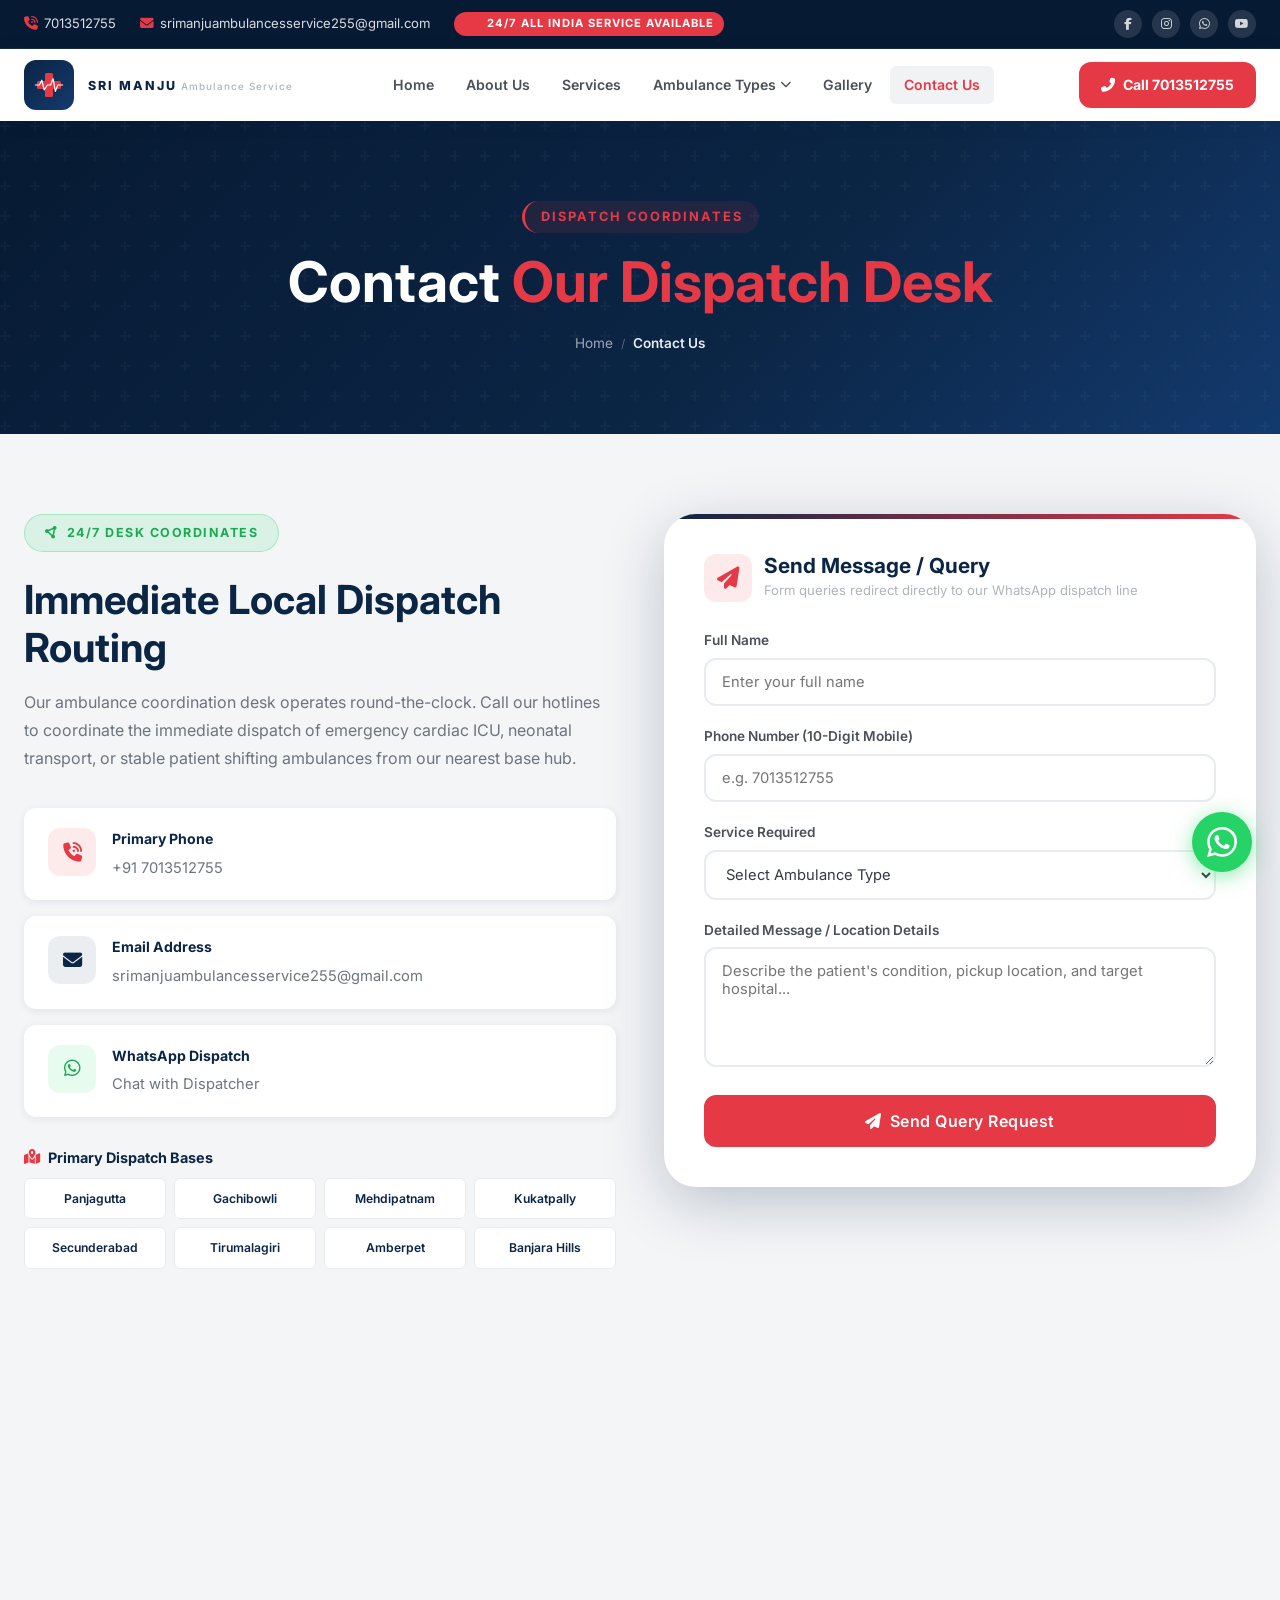
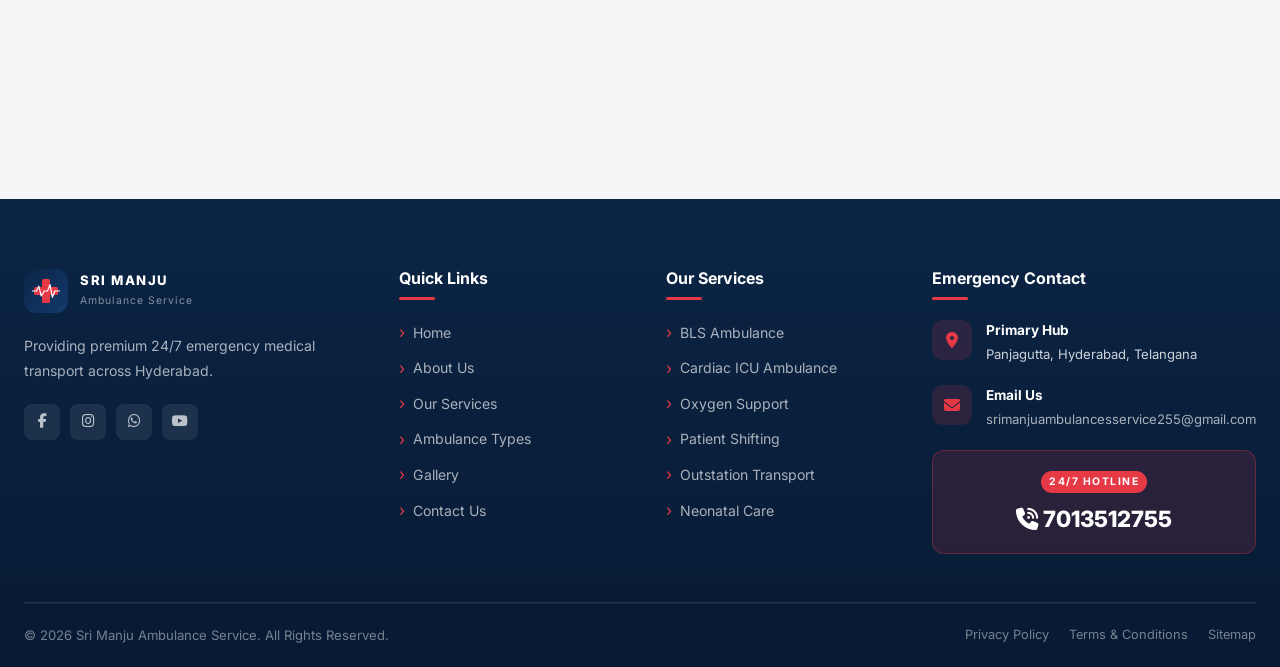
<file: contact.html>
<!DOCTYPE html>
<html lang="en">
<head>
  <meta charset="UTF-8" />
  <meta name="viewport" content="width=device-width, initial-scale=1.0" />
  <title>Contact Us | Sri Manju Ambulance Service – 24/7 Dispatch Desk</title>
  <meta name="description" content="Reach the Sri Manju Ambulance dispatch desk. Call 7013512755, email us, or submit a request directly to our 24/7 emergency coordinates in Hyderabad." />
  <link rel="preconnect" href="https://fonts.googleapis.com" />
  <link rel="preconnect" href="https://fonts.gstatic.com" crossorigin />
  <link href="https://fonts.googleapis.com/css2?family=Inter:wght@300;400;500;600;700;800;900&family=Poppins:wght@400;500;600;700;800&display=swap" rel="stylesheet" />
  <link rel="stylesheet" href="https://cdnjs.cloudflare.com/ajax/libs/font-awesome/6.5.0/css/all.min.css" />
  <link rel="stylesheet" href="css/style.css" />
  <link rel="stylesheet" href="css/home.css" />
  <link rel="stylesheet" href="css/pages.css" />
</head>
<body>

  <!-- UTILITY HEADER -->
  <div class="utility-header">
    <div class="container">
      <div class="util-left">
        <div class="util-item"><i class="fas fa-phone-volume"></i><a href="tel:+917013512755">7013512755</a></div>
        <div class="util-item"><i class="fas fa-envelope"></i><a href="mailto:srimanjuambulancesservice255@gmail.com">srimanjuambulancesservice255@gmail.com</a></div>
        <div class="util-item"><span class="util-badge"><i class="fas fa-globe" style="margin-right:4px;"></i> 24/7 All India Service Available</span></div>
      </div>
      <div class="util-right">
        <div class="social-links">
          <a href="#" aria-label="Facebook"><i class="fab fa-facebook-f"></i></a>
          <a href="#" aria-label="Instagram"><i class="fab fa-instagram"></i></a>
          <a href="https://wa.me/917013512755" target="_blank" aria-label="WhatsApp"><i class="fab fa-whatsapp"></i></a>
          <a href="#" aria-label="YouTube"><i class="fab fa-youtube"></i></a>
        </div>
      </div>
    </div>
  </div>

  <!-- MAIN NAVIGATION -->
  <nav class="main-nav" role="navigation" aria-label="Main Navigation">
    <div class="container nav-inner">
      <a href="index.html" class="nav-logo">
        <div class="logo-icon">
          <svg viewBox="0 0 40 40" fill="none" xmlns="http://www.w3.org/2000/svg">
            <rect x="15" y="5" width="10" height="30" rx="2" fill="#E63946"/>
            <rect x="5" y="15" width="30" height="10" rx="2" fill="#E63946"/>
            <polyline points="3,20 8,20 11,14 14,26 18,20 22,20 25,12 28,28 31,20 37,20" stroke="white" stroke-width="1.5" fill="none" stroke-linecap="round" stroke-linejoin="round"/>
          </svg>
        </div>
        <div class="logo-text">
          <span class="brand">Sri Manju</span>
          <span class="tagline">Ambulance Service</span>
        </div>
      </a>
      <ul class="nav-links">
        <li><a href="index.html">Home</a></li>
        <li><a href="about.html">About Us</a></li>
        <li><a href="services.html">Services</a></li>
        <li class="dropdown">
          <span tabindex="0">Ambulance Types <i class="fas fa-chevron-down" style="font-size:0.7rem;"></i></span>
          <ul class="dropdown-menu">
            <li><a href="types.html#bls"><i class="fas fa-ambulance"></i> BLS Ambulance</a></li>
            <li><a href="types.html#cardiac"><i class="fas fa-heartbeat"></i> Cardiac ICU Ambulance</a></li>
            <li><a href="types.html#oxygen"><i class="fas fa-lungs"></i> Oxygen Support</a></li>
            <li><a href="types.html#neonatal"><i class="fas fa-baby"></i> Neonatal Transport</a></li>
            <li><a href="types.html#outstation"><i class="fas fa-road"></i> Outstation Transport</a></li>
            <li><a href="types.html#freezer"><i class="fas fa-snowflake"></i> Freezer Box Services</a></li>
          </ul>
        </li>
        <li><a href="gallery.html">Gallery</a></li>
        <li><a href="contact.html" class="active">Contact Us</a></li>
      </ul>
      <div class="nav-cta">
        <a href="tel:+917013512755" class="nav-call-btn" id="nav-call-btn">
          <i class="fas fa-phone-alt"></i> Call 7013512755
        </a>
        <button class="hamburger" aria-label="Open Menu" id="hamburger">
          <span></span><span></span><span></span>
        </button>
      </div>
    </div>
  </nav>

  <!-- MOBILE MENU -->
  <div class="mobile-menu">
    <button class="close-btn" aria-label="Close Menu"><i class="fas fa-times"></i></button>
    <a href="index.html">Home</a>
    <a href="about.html">About Us</a>
    <a href="services.html">Services</a>
    <span class="mob-item mob-dropdown-trigger">Ambulance Types <i class="fas fa-chevron-down" style="margin-left:8px;font-size:0.8rem;"></i></span>
    <div class="mob-sub" style="display:none;">
      <a href="types.html#bls">BLS Ambulance</a>
      <a href="types.html#cardiac">Cardiac ICU Ambulance</a>
      <a href="types.html#oxygen">Oxygen Support</a>
      <a href="types.html#neonatal">Neonatal Transport</a>
      <a href="types.html#outstation">Outstation Transport</a>
      <a href="types.html#freezer">Freezer Box Services</a>
    </div>
    <a href="gallery.html">Gallery</a>
    <a href="contact.html" class="active">Contact Us</a>
    <a href="tel:+917013512755" class="mobile-call-btn"><i class="fas fa-phone-alt"></i> Emergency Call: 7013512755</a>
  </div>

  <!-- HERO BANNER -->
  <section class="hero-banner">
    <div class="container">
      <span class="section-tag" style="margin-bottom:16px;display:inline-block;">Dispatch Coordinates</span>
      <h1 data-animate="fadeInUp">Contact <span style="color:var(--red);">Our Dispatch Desk</span></h1>
      <nav class="breadcrumb" aria-label="Breadcrumb">
        <a href="index.html">Home</a><span>/</span><span class="current">Contact Us</span>
      </nav>
    </div>
  </section>

  <!-- SPLIT-COLUMN CONTACT LAYOUT -->
  <section class="section-pad contact-section">
    <div class="container">
      <div class="contact-grid">
        
        <!-- Left Column: Emergency Channels -->
        <div class="contact-left">
          <span class="contact-pill-badge"><i class="fas fa-circle-nodes"></i> 24/7 DESK COORDINATES</span>
          <h2>Immediate Local Dispatch Routing</h2>
          <p>
            Our ambulance coordination desk operates round-the-clock. Call our hotlines to coordinate the immediate dispatch of emergency cardiac ICU, neonatal transport, or stable patient shifting ambulances from our nearest base hub.
          </p>

          <div class="contact-info-block">
            <!-- Item 1: Phone -->
            <div class="contact-info-item">
              <div class="contact-info-icon red-bg"><i class="fas fa-phone-volume"></i></div>
              <div class="contact-info-text">
                <strong>Primary Phone</strong>
                <a href="tel:+917013512755">+91 7013512755</a>
              </div>
            </div>

            <!-- Item 2: Email -->
            <div class="contact-info-item">
              <div class="contact-info-icon navy-bg"><i class="fas fa-envelope"></i></div>
              <div class="contact-info-text">
                <strong>Email Address</strong>
                <a href="mailto:srimanjuambulancesservice255@gmail.com">srimanjuambulancesservice255@gmail.com</a>
              </div>
            </div>

            <!-- Item 3: WhatsApp -->
            <div class="contact-info-item">
              <div class="contact-info-icon green-bg"><i class="fab fa-whatsapp"></i></div>
              <div class="contact-info-text">
                <strong>WhatsApp Dispatch</strong>
                <a href="https://wa.me/917013512755" target="_blank">Chat with Dispatcher</a>
              </div>
            </div>
          </div>

          <!-- Hyderabad Hubs -->
          <div class="contact-hubs-block">
            <h5><i class="fas fa-map-marked-alt"></i> Primary Dispatch Bases</h5>
            <div class="contact-hub-grid">
              <div class="contact-hub-chip">Panjagutta</div>
              <div class="contact-hub-chip">Gachibowli</div>
              <div class="contact-hub-chip">Mehdipatnam</div>
              <div class="contact-hub-chip">Kukatpally</div>
              <div class="contact-hub-chip">Secunderabad</div>
              <div class="contact-hub-chip">Tirumalagiri</div>
              <div class="contact-hub-chip">Amberpet</div>
              <div class="contact-hub-chip">Banjara Hills</div>
            </div>
          </div>
        </div>

        <!-- Right Column: Send Message / Query Form -->
        <div class="contact-form-card">
          <div class="contact-form-header">
            <div class="form-header-icon"><i class="fas fa-paper-plane"></i></div>
            <div>
              <h3>Send Message / Query</h3>
              <p>Form queries redirect directly to our WhatsApp dispatch line</p>
            </div>
          </div>
          
          <form class="contact-form">
            <div class="form-group">
              <label for="fullName">Full Name</label>
              <input type="text" id="fullName" name="fullName" placeholder="Enter your full name" required>
            </div>
            
            <div class="form-group">
              <label for="phoneNum">Phone Number (10-Digit Mobile)</label>
              <input type="tel" id="phoneNum" name="phoneNum" placeholder="e.g. 7013512755" pattern="[0-9]{10}" title="Please enter a valid 10-digit phone number" required>
            </div>
            
            <div class="form-group">
              <label for="serviceType">Service Required</label>
              <select id="serviceType" name="serviceType" required>
                <option value="" disabled selected>Select Ambulance Type</option>
                <option value="bls">Basic Life Support (BLS) Ambulance</option>
                <option value="cardiac">Cardiac ICU Ventilator Ambulance</option>
                <option value="oxygen">Oxygen Support Ambulance</option>
                <option value="neonatal">Neonatal Transport Ambulance</option>
                <option value="outstation">Outstation Interstate Transfer</option>
                <option value="general">General Query / Event Standby</option>
              </select>
            </div>
            
            <div class="form-group">
              <label for="message">Detailed Message / Location Details</label>
              <textarea id="message" name="message" placeholder="Describe the patient's condition, pickup location, and target hospital..." required></textarea>
            </div>
            
            <button type="submit" class="btn btn-red btn-full"><i class="fas fa-paper-plane"></i> Send Query Request</button>
          </form>
        </div>

      </div>
    </div>
  </section>

  <!-- GOOGLE MAP EMBED SECTION -->
  <section class="map-section">
    <iframe src="https://www.google.com/maps/embed?pb=!1m18!1m12!1m3!1d121824.23847953255!2d78.34891280336214!3d17.411383569502693!2m3!1f0!2f0!3f0!3m2!1i1024!2i768!4f13.1!3m3!1m2!1s0x3bcb99daeaebd2c7%3A0xae93b78392bafbc2!2sHyderabad%2C%20Telangana!5e0!3m2!1sen!2sin!4v1700000000000!5m2!1sen!2sin" width="100%" height="450" style="border:0;" allowfullscreen="" loading="lazy" referrerpolicy="no-referrer-when-downgrade"></iframe>
  </section>

  <!-- FOOTER -->
  <footer class="footer">
    <div class="container">
      <div class="footer-grid">
        <div class="footer-col">
          <div class="footer-logo">
            <div class="logo-icon">
              <svg viewBox="0 0 40 40" fill="none" xmlns="http://www.w3.org/2000/svg">
                <rect x="15" y="5" width="10" height="30" rx="2" fill="#E63946"/>
                <rect x="5" y="15" width="30" height="10" rx="2" fill="#E63946"/>
                <polyline points="3,20 8,20 11,14 14,26 18,20 22,20 25,12 28,28 31,20 37,20" stroke="white" stroke-width="1.5" fill="none" stroke-linecap="round" stroke-linejoin="round"/>
              </svg>
            </div>
            <div class="logo-text">
              <span style="font-size:0.82rem;font-weight:800;color:white;letter-spacing:1.5px;text-transform:uppercase;display:block;">Sri Manju</span>
              <span style="font-size:0.65rem;color:rgba(255,255,255,0.5);letter-spacing:1px;">Ambulance Service</span>
            </div>
          </div>
          <p>Providing premium 24/7 emergency medical transport across Hyderabad.</p>
          <div class="footer-social">
            <a href="#" aria-label="Facebook"><i class="fab fa-facebook-f"></i></a>
            <a href="#" aria-label="Instagram"><i class="fab fa-instagram"></i></a>
            <a href="https://wa.me/917013512755" target="_blank" aria-label="WhatsApp"><i class="fab fa-whatsapp"></i></a>
            <a href="#" aria-label="YouTube"><i class="fab fa-youtube"></i></a>
          </div>
        </div>
        <div class="footer-col">
          <h4>Quick Links</h4>
          <ul>
            <li><a href="index.html">Home</a></li>
            <li><a href="about.html">About Us</a></li>
            <li><a href="services.html">Our Services</a></li>
            <li><a href="types.html">Ambulance Types</a></li>
            <li><a href="gallery.html">Gallery</a></li>
            <li><a href="contact.html">Contact Us</a></li>
          </ul>
        </div>
        <div class="footer-col">
          <h4>Our Services</h4>
          <ul>
            <li><a href="services.html#bls">BLS Ambulance</a></li>
            <li><a href="services.html#cardiac">Cardiac ICU Ambulance</a></li>
            <li><a href="services.html#oxygen">Oxygen Support</a></li>
            <li><a href="services.html#shifting">Patient Shifting</a></li>
            <li><a href="services.html#outstation">Outstation Transport</a></li>
            <li><a href="services.html#neonatal">Neonatal Care</a></li>
          </ul>
        </div>
        <div class="footer-col">
          <h4>Emergency Contact</h4>
          <div class="footer-contact-item">
            <div class="footer-contact-icon"><i class="fas fa-map-marker-alt"></i></div>
            <div class="info"><strong>Primary Hub</strong><span>Panjagutta, Hyderabad, Telangana</span></div>
          </div>
          <div class="footer-contact-item">
            <div class="footer-contact-icon"><i class="fas fa-envelope"></i></div>
            <div class="info"><strong>Email Us</strong><a href="mailto:srimanjuambulancesservice255@gmail.com">srimanjuambulancesservice255@gmail.com</a></div>
          </div>
          <div class="footer-hotline">
            <span class="badge">24/7 HOTLINE</span>
            <a href="tel:+917013512755"><i class="fas fa-phone-volume"></i> 7013512755</a>
          </div>
        </div>
      </div>
      <div class="sub-footer">
        <p>&copy; 2026 Sri Manju Ambulance Service. All Rights Reserved.</p>
        <div class="sub-footer-links">
          <a href="#">Privacy Policy</a>
          <a href="#">Terms &amp; Conditions</a>
          <a href="#">Sitemap</a>
        </div>
      </div>
    </div>
  </footer>

  <!-- FLOATING WHATSAPP -->
  <a href="https://wa.me/917013512755" target="_blank" class="whatsapp-float" aria-label="Chat on WhatsApp">
    <span class="tooltip">Chat on WhatsApp</span>
    <svg viewBox="0 0 24 24" xmlns="http://www.w3.org/2000/svg">
      <path d="M17.472 14.382c-.297-.149-1.758-.867-2.03-.967-.273-.099-.471-.148-.67.15-.197.297-.767.966-.94 1.164-.173.199-.347.223-.644.075-.297-.15-1.255-.463-2.39-1.475-.883-.788-1.48-1.761-1.653-2.059-.173-.297-.018-.458.13-.606.134-.133.298-.347.446-.52.149-.174.198-.298.298-.497.099-.198.05-.371-.025-.52-.075-.149-.669-1.612-.916-2.207-.242-.579-.487-.5-.669-.51-.173-.008-.371-.01-.57-.01-.198 0-.52.074-.792.372-.272.297-1.04 1.016-1.04 2.479 0 1.462 1.065 2.875 1.213 3.074.149.198 2.096 3.2 5.077 4.487.709.306 1.262.489 1.694.625.712.227 1.36.195 1.871.118.571-.085 1.758-.719 2.006-1.413.248-.694.248-1.289.173-1.413-.074-.124-.272-.198-.57-.347m-5.421 7.403h-.004a9.87 9.87 0 01-5.031-1.378l-.361-.214-3.741.982.998-3.648-.235-.374a9.86 9.86 0 01-1.51-5.26c.001-5.45 4.436-9.884 9.888-9.884 2.64 0 5.122 1.03 6.988 2.898a9.825 9.825 0 012.893 6.994c-.003 5.45-4.437 9.884-9.885 9.884m8.413-18.297A11.815 11.815 0 0012.05 0C5.495 0 .16 5.335.157 11.892c0 2.096.547 4.142 1.588 5.945L.057 24l6.305-1.654a11.882 11.882 0 005.683 1.448h.005c6.554 0 11.89-5.335 11.893-11.893A11.821 11.821 0 0020.885 3.488"/>
    </svg>
  </a>
  <button class="back-to-top" id="back-to-top" aria-label="Back to top"><i class="fas fa-chevron-up"></i></button>
  <script src="js/main.js"></script>
</body>
</html>
</file>
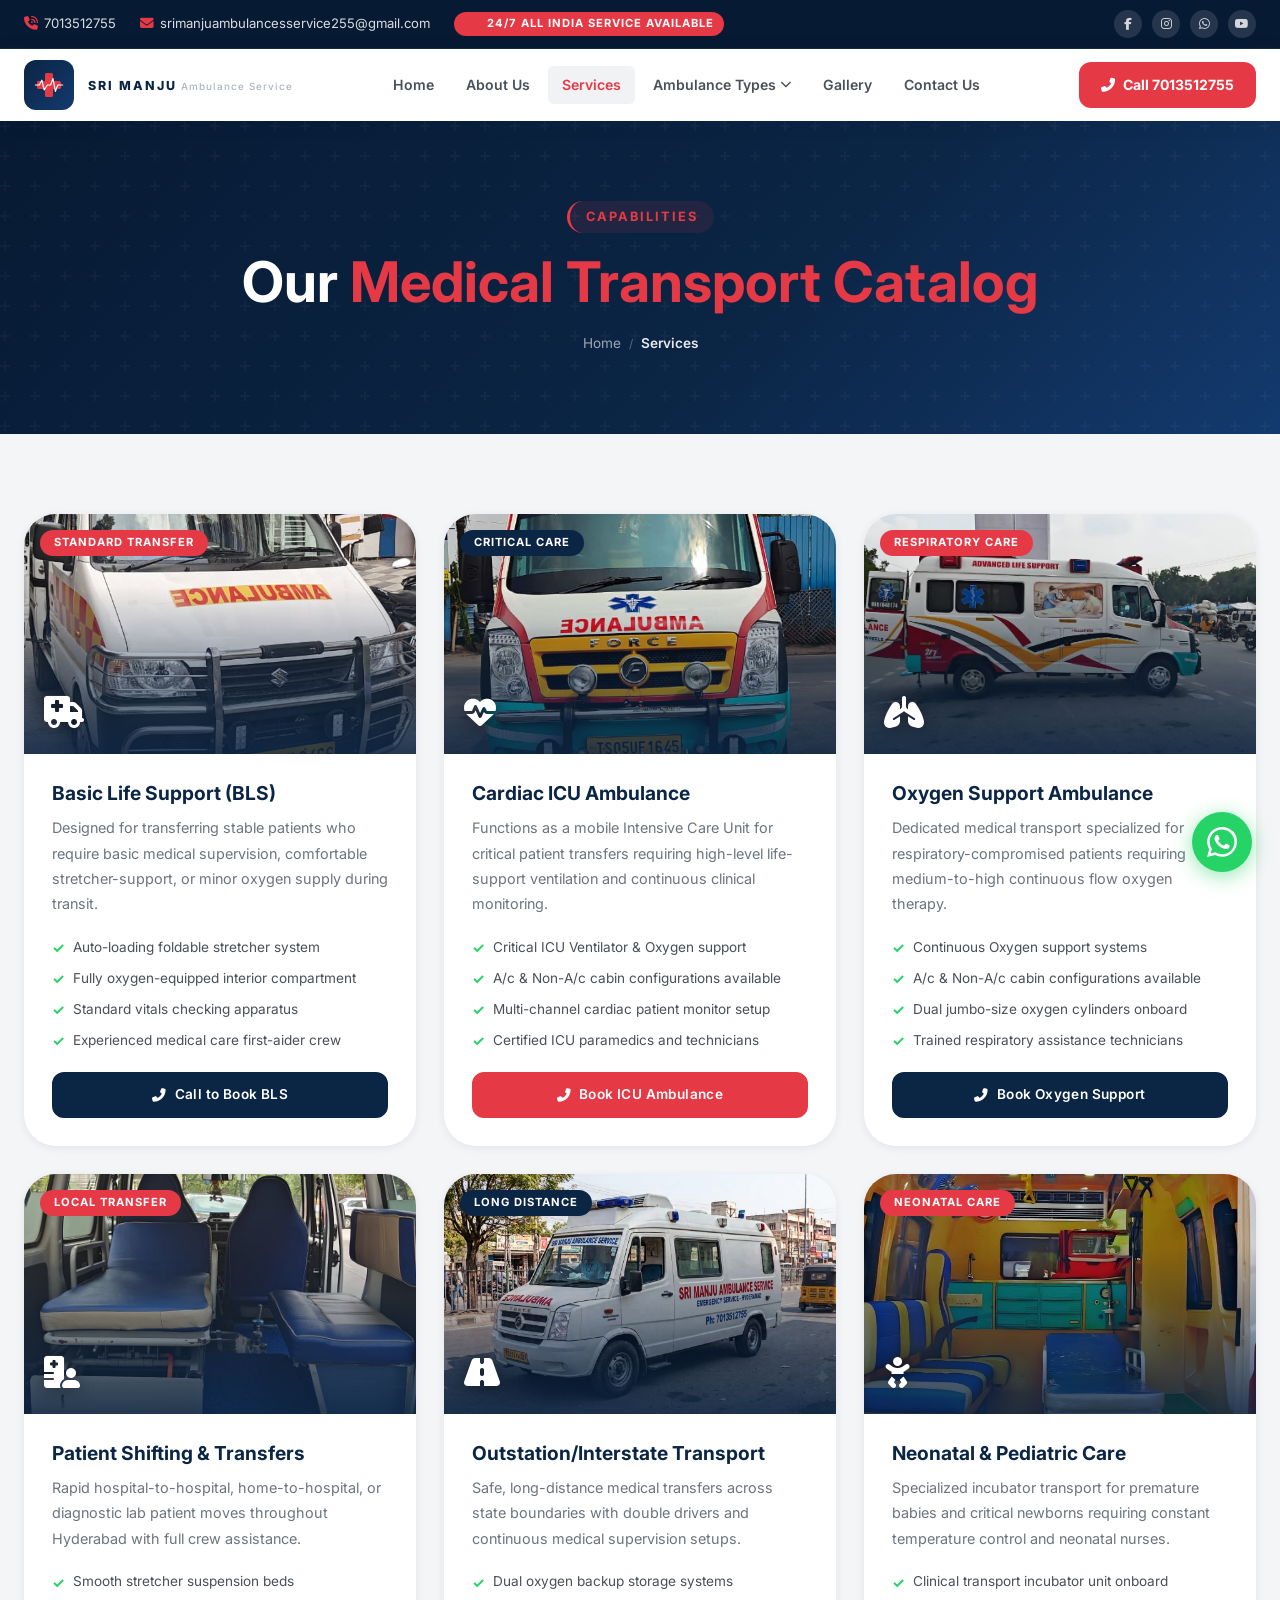
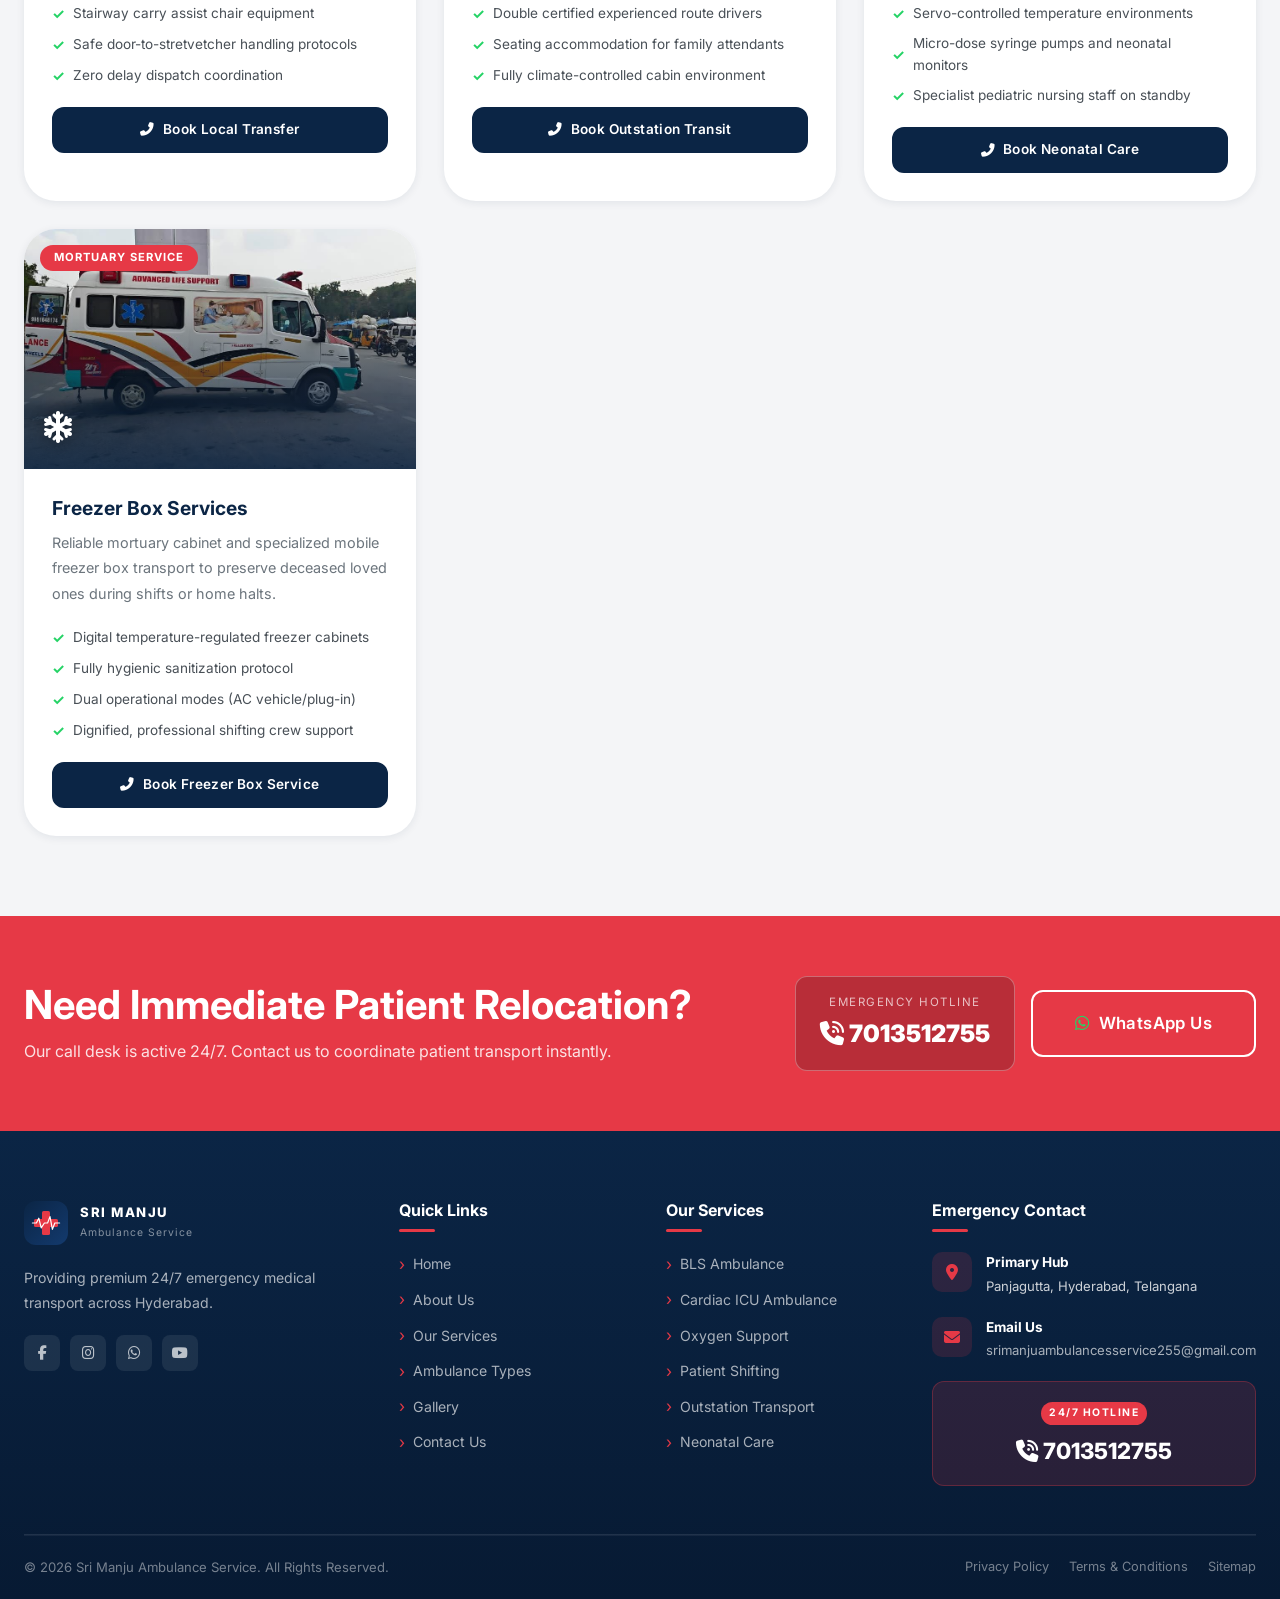
<file: services.html>
<!DOCTYPE html>
<html lang="en">
<head>
  <meta charset="UTF-8" />
  <meta name="viewport" content="width=device-width, initial-scale=1.0" />
  <title>Our Medical Transport Capabilities | Sri Manju Ambulance Service</title>
  <meta name="description" content="Explore our complete medical transport capabilities: BLS, Cardiac ICU, Oxygen Support, local patient shifting, neonatal, and interstate ambulance services in Hyderabad." />
  <link rel="preconnect" href="https://fonts.googleapis.com" />
  <link rel="preconnect" href="https://fonts.gstatic.com" crossorigin />
  <link href="https://fonts.googleapis.com/css2?family=Inter:wght@300;400;500;600;700;800;900&family=Poppins:wght@400;500;600;700;800&display=swap" rel="stylesheet" />
  <link rel="stylesheet" href="https://cdnjs.cloudflare.com/ajax/libs/font-awesome/6.5.0/css/all.min.css" />
  <link rel="stylesheet" href="css/style.css" />
  <link rel="stylesheet" href="css/home.css" />
  <link rel="stylesheet" href="css/pages.css" />
</head>
<body>

  <!-- UTILITY HEADER -->
  <div class="utility-header">
    <div class="container">
      <div class="util-left">
        <div class="util-item"><i class="fas fa-phone-volume"></i><a href="tel:+917013512755">7013512755</a></div>
        <div class="util-item"><i class="fas fa-envelope"></i><a href="mailto:srimanjuambulancesservice255@gmail.com">srimanjuambulancesservice255@gmail.com</a></div>
        <div class="util-item"><span class="util-badge"><i class="fas fa-globe" style="margin-right:4px;"></i> 24/7 All India Service Available</span></div>
      </div>
      <div class="util-right">
        <div class="social-links">
          <a href="#" aria-label="Facebook"><i class="fab fa-facebook-f"></i></a>
          <a href="#" aria-label="Instagram"><i class="fab fa-instagram"></i></a>
          <a href="https://wa.me/917013512755" target="_blank" aria-label="WhatsApp"><i class="fab fa-whatsapp"></i></a>
          <a href="#" aria-label="YouTube"><i class="fab fa-youtube"></i></a>
        </div>
      </div>
    </div>
  </div>

  <!-- MAIN NAVIGATION -->
  <nav class="main-nav" role="navigation" aria-label="Main Navigation">
    <div class="container nav-inner">
      <a href="index.html" class="nav-logo">
        <div class="logo-icon">
          <svg viewBox="0 0 40 40" fill="none" xmlns="http://www.w3.org/2000/svg">
            <rect x="15" y="5" width="10" height="30" rx="2" fill="#E63946"/>
            <rect x="5" y="15" width="30" height="10" rx="2" fill="#E63946"/>
            <polyline points="3,20 8,20 11,14 14,26 18,20 22,20 25,12 28,28 31,20 37,20" stroke="white" stroke-width="1.5" fill="none" stroke-linecap="round" stroke-linejoin="round"/>
          </svg>
        </div>
        <div class="logo-text">
          <span class="brand">Sri Manju</span>
          <span class="tagline">Ambulance Service</span>
        </div>
      </a>
      <ul class="nav-links">
        <li><a href="index.html">Home</a></li>
        <li><a href="about.html">About Us</a></li>
        <li><a href="services.html" class="active">Services</a></li>
        <li class="dropdown">
          <span tabindex="0">Ambulance Types <i class="fas fa-chevron-down" style="font-size:0.7rem;"></i></span>
          <ul class="dropdown-menu">
            <li><a href="types.html#bls"><i class="fas fa-ambulance"></i> BLS Ambulance</a></li>
            <li><a href="types.html#cardiac"><i class="fas fa-heartbeat"></i> Cardiac ICU Ambulance</a></li>
            <li><a href="types.html#oxygen"><i class="fas fa-lungs"></i> Oxygen Support</a></li>
            <li><a href="types.html#neonatal"><i class="fas fa-baby"></i> Neonatal Transport</a></li>
            <li><a href="types.html#outstation"><i class="fas fa-road"></i> Outstation Transport</a></li>
            <li><a href="types.html#freezer"><i class="fas fa-snowflake"></i> Freezer Box Services</a></li>
          </ul>
        </li>
        <li><a href="gallery.html">Gallery</a></li>
        <li><a href="contact.html">Contact Us</a></li>
      </ul>
      <div class="nav-cta">
        <a href="tel:+917013512755" class="nav-call-btn" id="nav-call-btn">
          <i class="fas fa-phone-alt"></i> Call 7013512755
        </a>
        <button class="hamburger" aria-label="Open Menu" id="hamburger">
          <span></span><span></span><span></span>
        </button>
      </div>
    </div>
  </nav>

  <!-- MOBILE MENU -->
  <div class="mobile-menu">
    <button class="close-btn" aria-label="Close Menu"><i class="fas fa-times"></i></button>
    <a href="index.html">Home</a>
    <a href="about.html">About Us</a>
    <a href="services.html" class="active">Services</a>
    <span class="mob-item mob-dropdown-trigger">Ambulance Types <i class="fas fa-chevron-down" style="margin-left:8px;font-size:0.8rem;"></i></span>
    <div class="mob-sub" style="display:none;">
      <a href="types.html#bls">BLS Ambulance</a>
      <a href="types.html#cardiac">Cardiac ICU Ambulance</a>
      <a href="types.html#oxygen">Oxygen Support</a>
      <a href="types.html#neonatal">Neonatal Transport</a>
      <a href="types.html#outstation">Outstation Transport</a>
      <a href="types.html#freezer">Freezer Box Services</a>
    </div>
    <a href="gallery.html">Gallery</a>
    <a href="contact.html">Contact Us</a>
    <a href="tel:+917013512755" class="mobile-call-btn"><i class="fas fa-phone-alt"></i> Emergency Call: 7013512755</a>
  </div>

  <!-- HERO BANNER -->
  <section class="hero-banner">
    <div class="container">
      <span class="section-tag" style="margin-bottom:16px;display:inline-block;">Capabilities</span>
      <h1 data-animate="fadeInUp">Our <span style="color:var(--red);">Medical Transport Catalog</span></h1>
      <nav class="breadcrumb" aria-label="Breadcrumb">
        <a href="index.html">Home</a><span>/</span><span class="current">Services</span>
      </nav>
    </div>
  </section>

  <!-- SERVICES Grid -->
  <section class="section-pad services-catalog">
    <div class="container">
      <div class="services-big-grid">
        
        <!-- Card 1: BLS -->
        <div class="service-big-card">
          <div class="card-img">
            <img src="images/eeco-front.jpg" alt="Basic Life Support Ambulance" loading="lazy">
            <div class="overlay"></div>
            <span class="card-tag">Standard Transfer</span>
            <div class="card-icon"><i class="fas fa-ambulance"></i></div>
          </div>
          <div class="card-body">
            <h3>Basic Life Support (BLS)</h3>
            <p>Designed for transferring stable patients who require basic medical supervision, comfortable stretcher-support, or minor oxygen supply during transit.</p>
            <ul class="service-features">
              <li>Auto-loading foldable stretcher system</li>
              <li>Fully oxygen-equipped interior compartment</li>
              <li>Standard vitals checking apparatus</li>
              <li>Experienced medical care first-aider crew</li>
            </ul>
            <a href="tel:+917013512755" class="btn btn-navy btn-sm btn-full book-btn">
              <i class="fas fa-phone-alt"></i> Call to Book BLS
            </a>
          </div>
        </div>

        <!-- Card 2: Cardiac ICU -->
        <div class="service-big-card">
          <div class="card-img">
            <img src="images/traveller-icu-front.jpg" alt="Cardiac ICU Ambulance" loading="lazy">
            <div class="overlay"></div>
            <span class="card-tag" style="background: var(--navy);">Critical Care</span>
            <div class="card-icon"><i class="fas fa-heartbeat"></i></div>
          </div>
          <div class="card-body">
            <h3>Cardiac ICU Ambulance</h3>
            <p>Functions as a mobile Intensive Care Unit for critical patient transfers requiring high-level life-support ventilation and continuous clinical monitoring.</p>
            <ul class="service-features">
              <li>Critical ICU Ventilator &amp; Oxygen support</li>
              <li>A/c &amp; Non-A/c cabin configurations available</li>
              <li>Multi-channel cardiac patient monitor setup</li>
              <li>Certified ICU paramedics and technicians</li>
            </ul>
            <a href="tel:+917013512755" class="btn btn-red btn-sm btn-full book-btn">
              <i class="fas fa-phone-alt"></i> Book ICU Ambulance
            </a>
          </div>
        </div>

        <!-- Card 3: Oxygen Support -->
        <div class="service-big-card">
          <div class="card-img">
            <img src="images/traveller-als-side.jpg" alt="Oxygen Support Ambulance" loading="lazy">
            <div class="overlay"></div>
            <span class="card-tag">Respiratory Care</span>
            <div class="card-icon"><i class="fas fa-lungs"></i></div>
          </div>
          <div class="card-body">
            <h3>Oxygen Support Ambulance</h3>
            <p>Dedicated medical transport specialized for respiratory-compromised patients requiring medium-to-high continuous flow oxygen therapy.</p>
            <ul class="service-features">
              <li>Continuous Oxygen support systems</li>
              <li>A/c &amp; Non-A/c cabin configurations available</li>
              <li>Dual jumbo-size oxygen cylinders onboard</li>
              <li>Trained respiratory assistance technicians</li>
            </ul>
            <a href="tel:+917013512755" class="btn btn-navy btn-sm btn-full book-btn">
              <i class="fas fa-phone-alt"></i> Book Oxygen Support
            </a>
          </div>
        </div>

        <!-- Card 4: Patient Shifting -->
        <div class="service-big-card">
          <div class="card-img">
            <img src="images/interior-eeco.jpg" alt="Patient Shifting & Hospital Transfers" loading="lazy">
            <div class="overlay"></div>
            <span class="card-tag">Local Transfer</span>
            <div class="card-icon"><i class="fas fa-hospital-user"></i></div>
          </div>
          <div class="card-body">
            <h3>Patient Shifting &amp; Transfers</h3>
            <p>Rapid hospital-to-hospital, home-to-hospital, or diagnostic lab patient moves throughout Hyderabad with full crew assistance.</p>
            <ul class="service-features">
              <li>Smooth stretcher suspension beds</li>
              <li>Stairway carry assist chair equipment</li>
              <li>Safe door-to-stretvetcher handling protocols</li>
              <li>Zero delay dispatch coordination</li>
            </ul>
            <a href="tel:+917013512755" class="btn btn-navy btn-sm btn-full book-btn">
              <i class="fas fa-phone-alt"></i> Book Local Transfer
            </a>
          </div>
        </div>

        <!-- Card 5: Interstate -->
        <div class="service-big-card">
          <div class="card-img">
            <img src="images/traveller-hero.jpg" alt="Outstation & Interstate Medical Transportation" loading="lazy">
            <div class="overlay"></div>
            <span class="card-tag" style="background: var(--navy);">Long Distance</span>
            <div class="card-icon"><i class="fas fa-road"></i></div>
          </div>
          <div class="card-body">
            <h3>Outstation/Interstate Transport</h3>
            <p>Safe, long-distance medical transfers across state boundaries with double drivers and continuous medical supervision setups.</p>
            <ul class="service-features">
              <li>Dual oxygen backup storage systems</li>
              <li>Double certified experienced route drivers</li>
              <li>Seating accommodation for family attendants</li>
              <li>Fully climate-controlled cabin environment</li>
            </ul>
            <a href="tel:+917013512755" class="btn btn-navy btn-sm btn-full book-btn">
              <i class="fas fa-phone-alt"></i> Book Outstation Transit
            </a>
          </div>
        </div>

        <!-- Card 6: Neonatal -->
        <div class="service-big-card">
          <div class="card-img">
            <img src="images/interior-traveller.jpg" alt="Neonatal Incubator Transport Cabin" loading="lazy">
            <div class="overlay"></div>
            <span class="card-tag">Neonatal Care</span>
            <div class="card-icon"><i class="fas fa-baby"></i></div>
          </div>
          <div class="card-body">
            <h3>Neonatal &amp; Pediatric Care</h3>
            <p>Specialized incubator transport for premature babies and critical newborns requiring constant temperature control and neonatal nurses.</p>
            <ul class="service-features">
              <li>Clinical transport incubator unit onboard</li>
              <li>Servo-controlled temperature environments</li>
              <li>Micro-dose syringe pumps and neonatal monitors</li>
              <li>Specialist pediatric nursing staff on standby</li>
            </ul>
            <a href="tel:+917013512755" class="btn btn-navy btn-sm btn-full book-btn">
              <i class="fas fa-phone-alt"></i> Book Neonatal Care
            </a>
          </div>
        </div>

        <!-- Card 7: Freezer Box Services -->
        <div class="service-big-card">
          <div class="card-img">
            <img src="images/traveller-als-side.jpg" alt="Freezer Box Services Ambulance" loading="lazy">
            <div class="overlay"></div>
            <span class="card-tag">Mortuary Service</span>
            <div class="card-icon"><i class="fas fa-snowflake"></i></div>
          </div>
          <div class="card-body">
            <h3>Freezer Box Services</h3>
            <p>Reliable mortuary cabinet and specialized mobile freezer box transport to preserve deceased loved ones during shifts or home halts.</p>
            <ul class="service-features">
              <li>Digital temperature-regulated freezer cabinets</li>
              <li>Fully hygienic sanitization protocol</li>
              <li>Dual operational modes (AC vehicle/plug-in)</li>
              <li>Dignified, professional shifting crew support</li>
            </ul>
            <a href="tel:+917013512755" class="btn btn-navy btn-sm btn-full book-btn">
              <i class="fas fa-phone-alt"></i> Book Freezer Box Service
            </a>
          </div>
        </div>

      </div>
    </div>
  </section>

  <!-- CALL-TO-ACTION (CTA) BANNER -->
  <section class="emergency-cta">
    <div class="container">
      <div class="text-block">
        <h2>Need Immediate Patient Relocation?</h2>
        <p>Our call desk is active 24/7. Contact us to coordinate patient transport instantly.</p>
      </div>
      <div class="cta-actions">
        <div class="cta-phone-block">
          <div class="cta-label">Emergency Hotline</div>
          <a href="tel:+917013512755"><i class="fas fa-phone-volume"></i> 7013512755</a>
        </div>
        <a href="https://wa.me/917013512755" target="_blank" class="btn btn-white btn-lg">
          <i class="fab fa-whatsapp" style="color:var(--green);"></i> WhatsApp Us
        </a>
      </div>
    </div>
  </section>

  <!-- FOOTER -->
  <footer class="footer">
    <div class="container">
      <div class="footer-grid">
        <div class="footer-col">
          <div class="footer-logo">
            <div class="logo-icon">
              <svg viewBox="0 0 40 40" fill="none" xmlns="http://www.w3.org/2000/svg">
                <rect x="15" y="5" width="10" height="30" rx="2" fill="#E63946"/>
                <rect x="5" y="15" width="30" height="10" rx="2" fill="#E63946"/>
                <polyline points="3,20 8,20 11,14 14,26 18,20 22,20 25,12 28,28 31,20 37,20" stroke="white" stroke-width="1.5" fill="none" stroke-linecap="round" stroke-linejoin="round"/>
              </svg>
            </div>
            <div class="logo-text">
              <span style="font-size:0.82rem;font-weight:800;color:white;letter-spacing:1.5px;text-transform:uppercase;display:block;">Sri Manju</span>
              <span style="font-size:0.65rem;color:rgba(255,255,255,0.5);letter-spacing:1px;">Ambulance Service</span>
            </div>
          </div>
          <p>Providing premium 24/7 emergency medical transport across Hyderabad.</p>
          <div class="footer-social">
            <a href="#" aria-label="Facebook"><i class="fab fa-facebook-f"></i></a>
            <a href="#" aria-label="Instagram"><i class="fab fa-instagram"></i></a>
            <a href="https://wa.me/917013512755" target="_blank" aria-label="WhatsApp"><i class="fab fa-whatsapp"></i></a>
            <a href="#" aria-label="YouTube"><i class="fab fa-youtube"></i></a>
          </div>
        </div>
        <div class="footer-col">
          <h4>Quick Links</h4>
          <ul>
            <li><a href="index.html">Home</a></li>
            <li><a href="about.html">About Us</a></li>
            <li><a href="services.html">Our Services</a></li>
            <li><a href="types.html">Ambulance Types</a></li>
            <li><a href="gallery.html">Gallery</a></li>
            <li><a href="contact.html">Contact Us</a></li>
          </ul>
        </div>
        <div class="footer-col">
          <h4>Our Services</h4>
          <ul>
            <li><a href="services.html#bls">BLS Ambulance</a></li>
            <li><a href="services.html#cardiac">Cardiac ICU Ambulance</a></li>
            <li><a href="services.html#oxygen">Oxygen Support</a></li>
            <li><a href="services.html#shifting">Patient Shifting</a></li>
            <li><a href="services.html#outstation">Outstation Transport</a></li>
            <li><a href="services.html#neonatal">Neonatal Care</a></li>
          </ul>
        </div>
        <div class="footer-col">
          <h4>Emergency Contact</h4>
          <div class="footer-contact-item">
            <div class="footer-contact-icon"><i class="fas fa-map-marker-alt"></i></div>
            <div class="info"><strong>Primary Hub</strong><span>Panjagutta, Hyderabad, Telangana</span></div>
          </div>
          <div class="footer-contact-item">
            <div class="footer-contact-icon"><i class="fas fa-envelope"></i></div>
            <div class="info"><strong>Email Us</strong><a href="mailto:srimanjuambulancesservice255@gmail.com">srimanjuambulancesservice255@gmail.com</a></div>
          </div>
          <div class="footer-hotline">
            <span class="badge">24/7 HOTLINE</span>
            <a href="tel:+917013512755"><i class="fas fa-phone-volume"></i> 7013512755</a>
          </div>
        </div>
      </div>
      <div class="sub-footer">
        <p>&copy; 2026 Sri Manju Ambulance Service. All Rights Reserved.</p>
        <div class="sub-footer-links">
          <a href="#">Privacy Policy</a>
          <a href="#">Terms &amp; Conditions</a>
          <a href="#">Sitemap</a>
        </div>
      </div>
    </div>
  </footer>

  <!-- FLOATING WHATSAPP -->
  <a href="https://wa.me/917013512755" target="_blank" class="whatsapp-float" aria-label="Chat on WhatsApp">
    <span class="tooltip">Chat on WhatsApp</span>
    <svg viewBox="0 0 24 24" xmlns="http://www.w3.org/2000/svg">
      <path d="M17.472 14.382c-.297-.149-1.758-.867-2.03-.967-.273-.099-.471-.148-.67.15-.197.297-.767.966-.94 1.164-.173.199-.347.223-.644.075-.297-.15-1.255-.463-2.39-1.475-.883-.788-1.48-1.761-1.653-2.059-.173-.297-.018-.458.13-.606.134-.133.298-.347.446-.52.149-.174.198-.298.298-.497.099-.198.05-.371-.025-.52-.075-.149-.669-1.612-.916-2.207-.242-.579-.487-.5-.669-.51-.173-.008-.371-.01-.57-.01-.198 0-.52.074-.792.372-.272.297-1.04 1.016-1.04 2.479 0 1.462 1.065 2.875 1.213 3.074.149.198 2.096 3.2 5.077 4.487.709.306 1.262.489 1.694.625.712.227 1.36.195 1.871.118.571-.085 1.758-.719 2.006-1.413.248-.694.248-1.289.173-1.413-.074-.124-.272-.198-.57-.347m-5.421 7.403h-.004a9.87 9.87 0 01-5.031-1.378l-.361-.214-3.741.982.998-3.648-.235-.374a9.86 9.86 0 01-1.51-5.26c.001-5.45 4.436-9.884 9.888-9.884 2.64 0 5.122 1.03 6.988 2.898a9.825 9.825 0 012.893 6.994c-.003 5.45-4.437 9.884-9.885 9.884m8.413-18.297A11.815 11.815 0 0012.05 0C5.495 0 .16 5.335.157 11.892c0 2.096.547 4.142 1.588 5.945L.057 24l6.305-1.654a11.882 11.882 0 005.683 1.448h.005c6.554 0 11.89-5.335 11.893-11.893A11.821 11.821 0 0020.885 3.488"/>
    </svg>
  </a>
  <button class="back-to-top" id="back-to-top" aria-label="Back to top"><i class="fas fa-chevron-up"></i></button>
  <script src="js/main.js"></script>
</body>
</html>
</file>
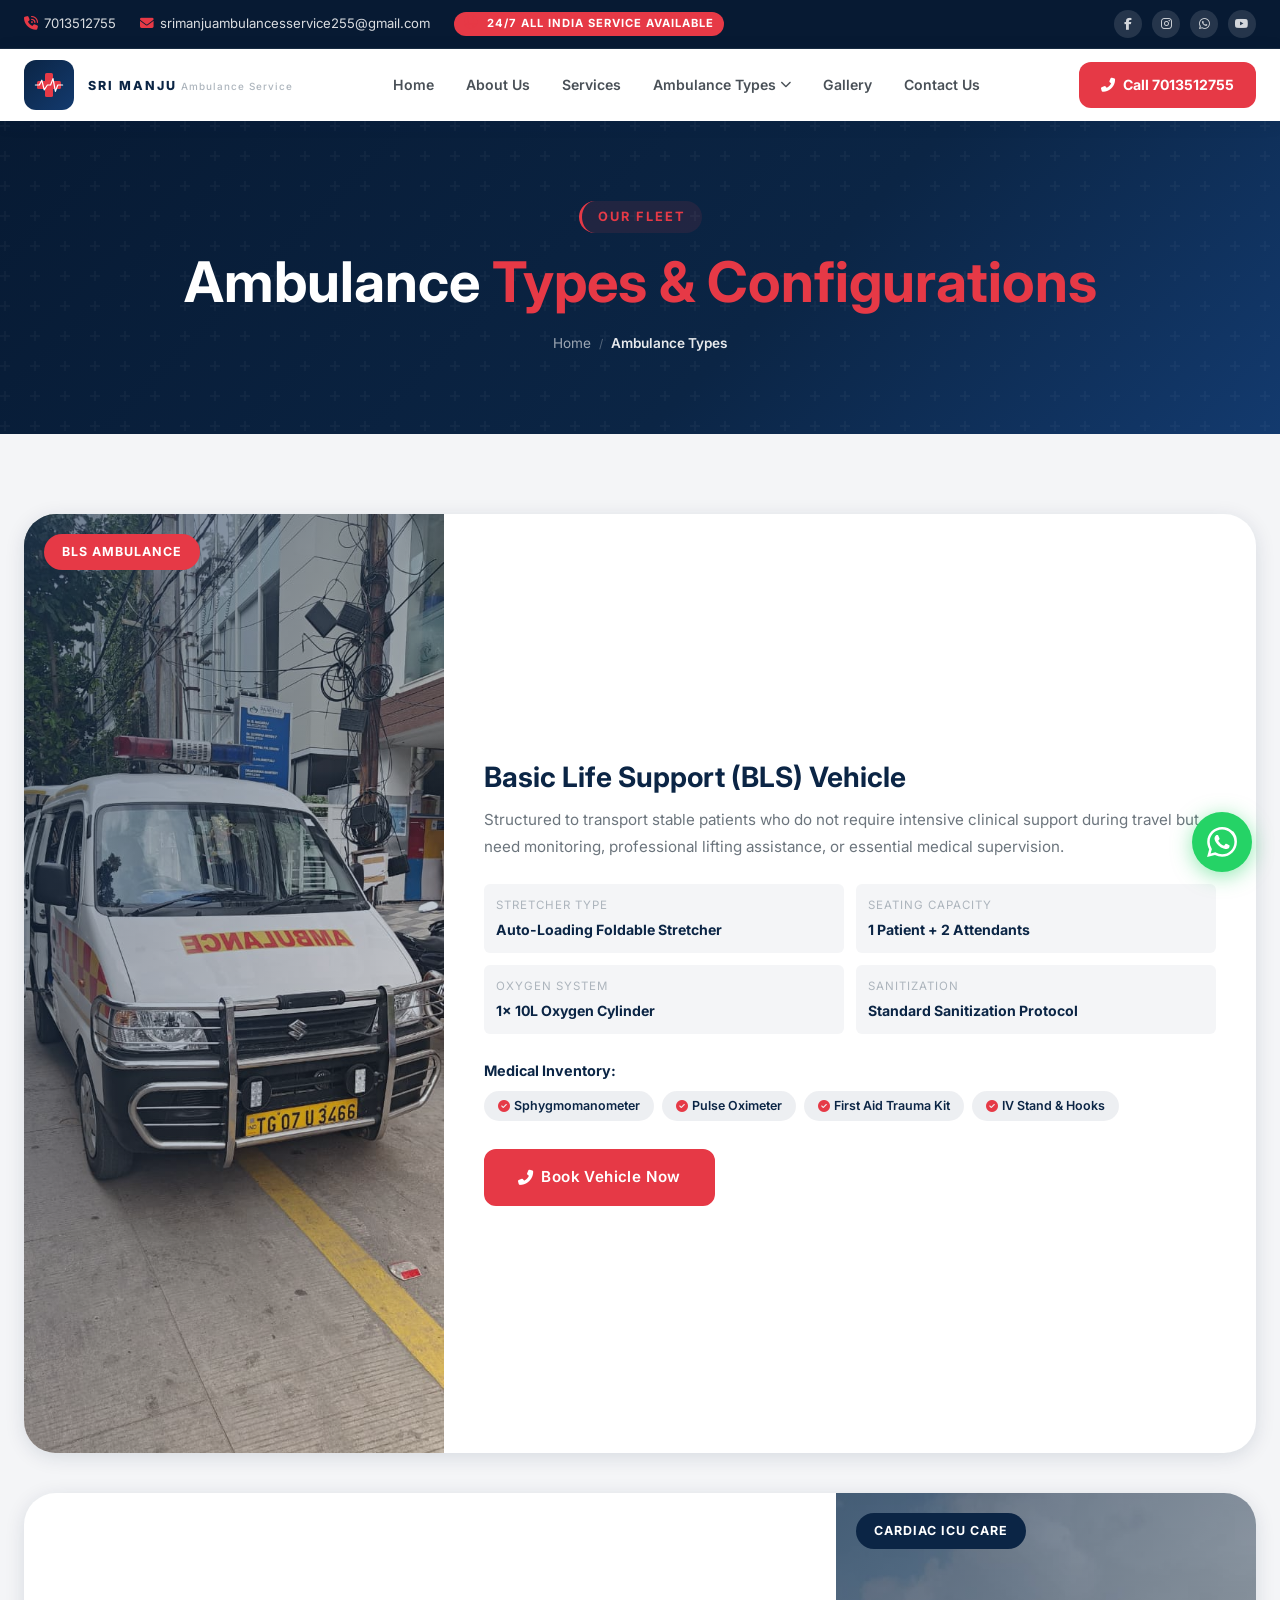
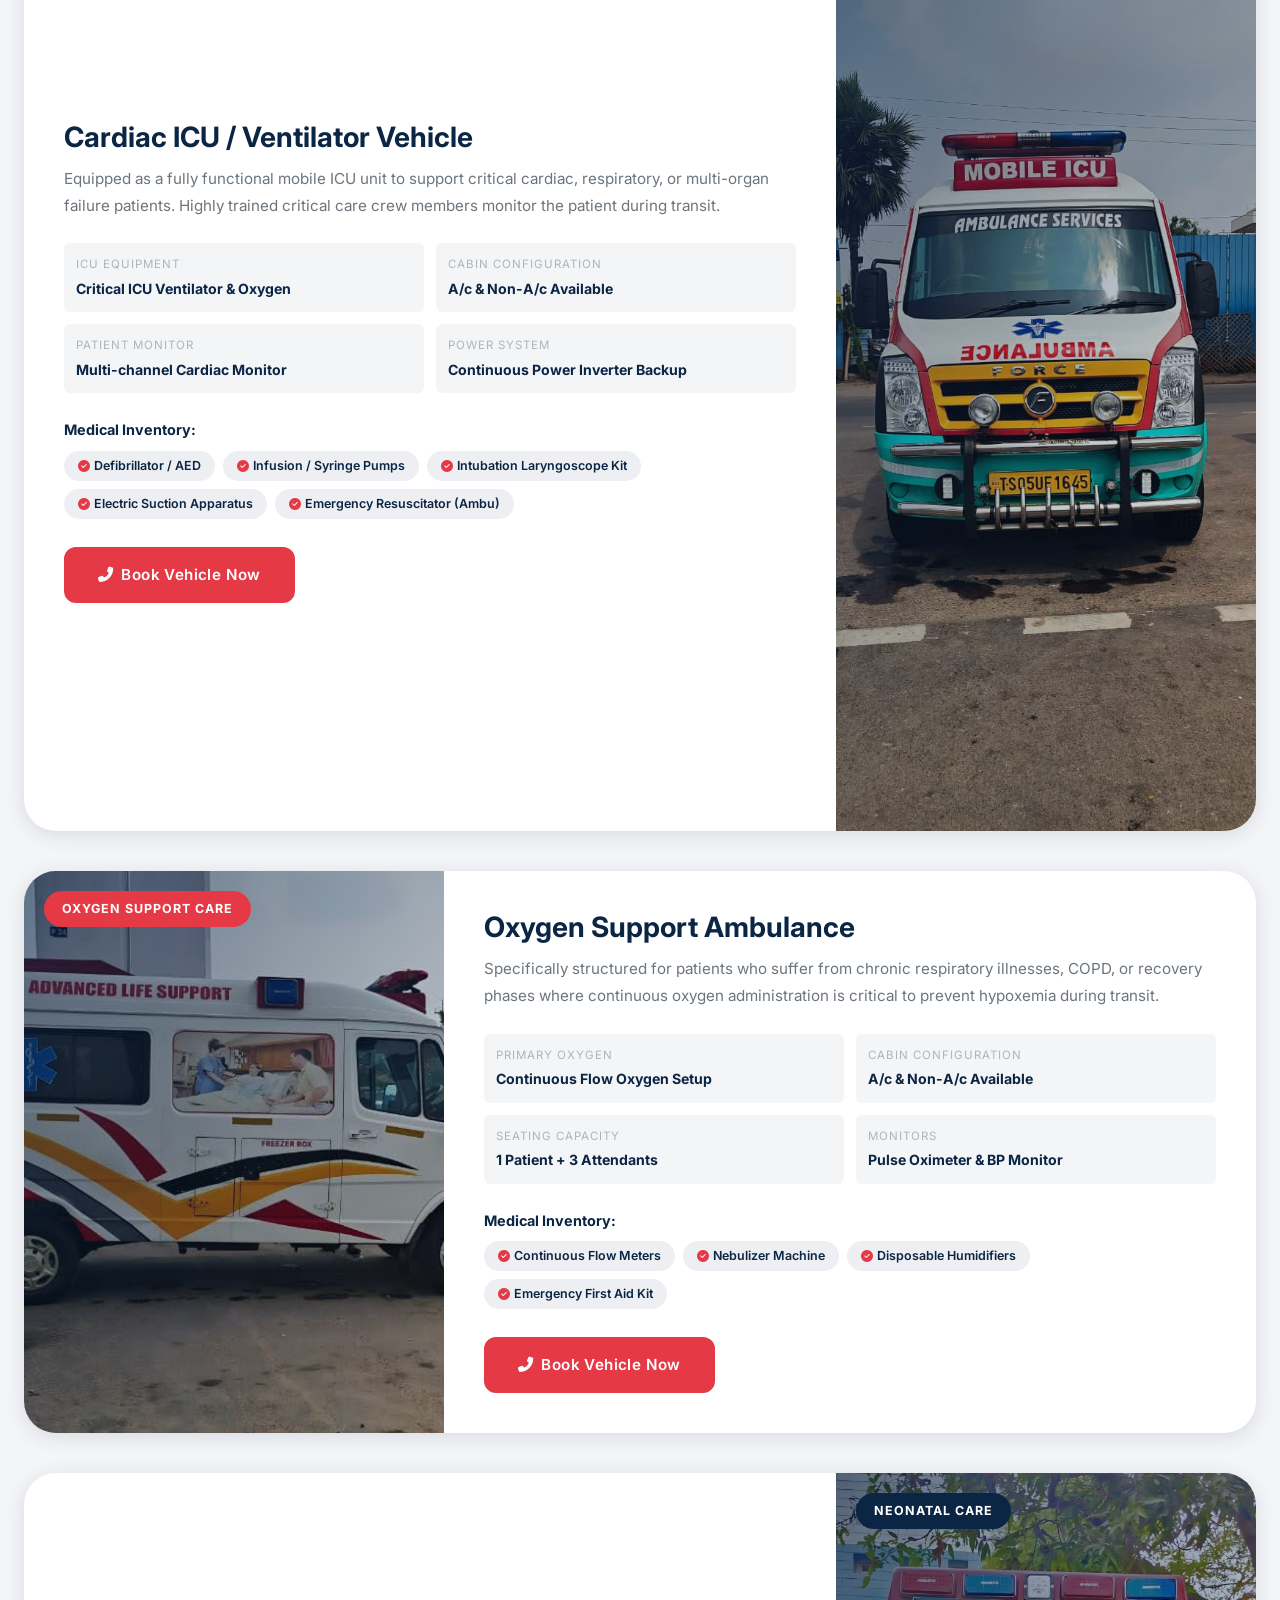
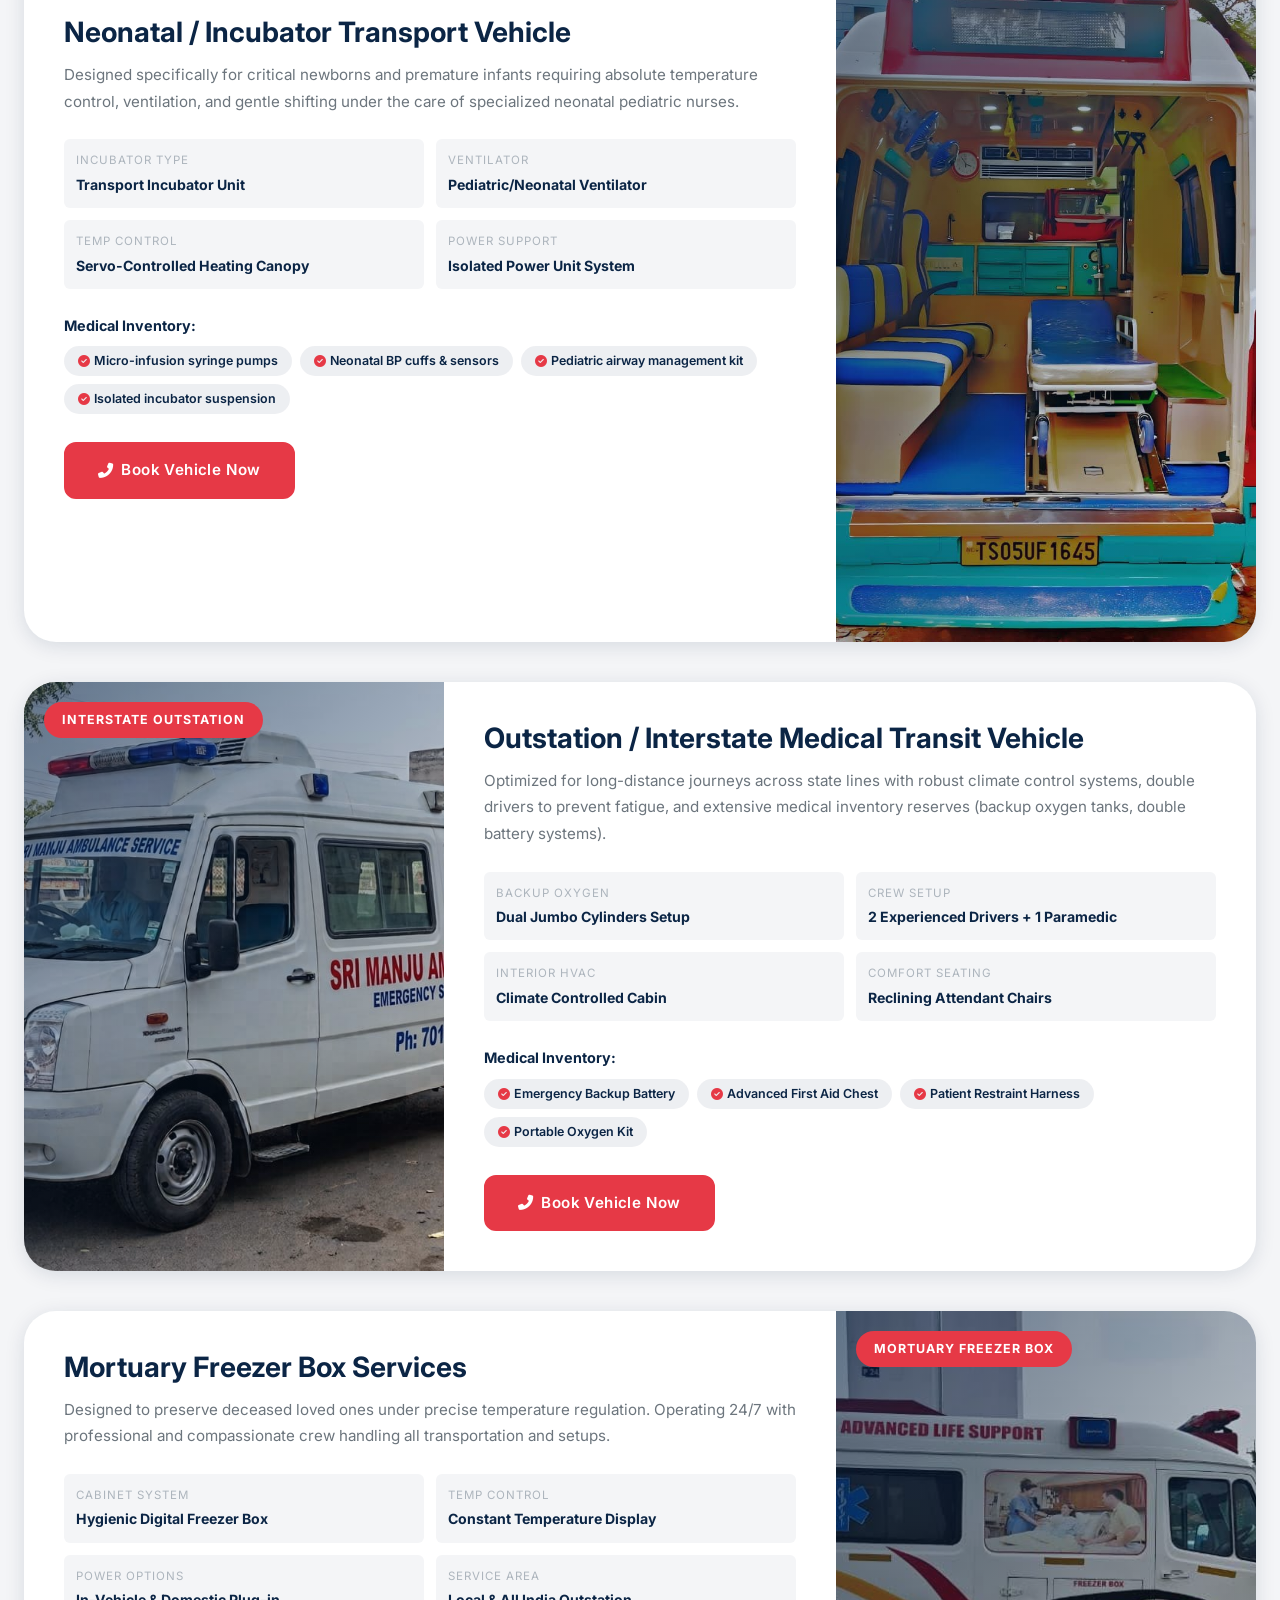
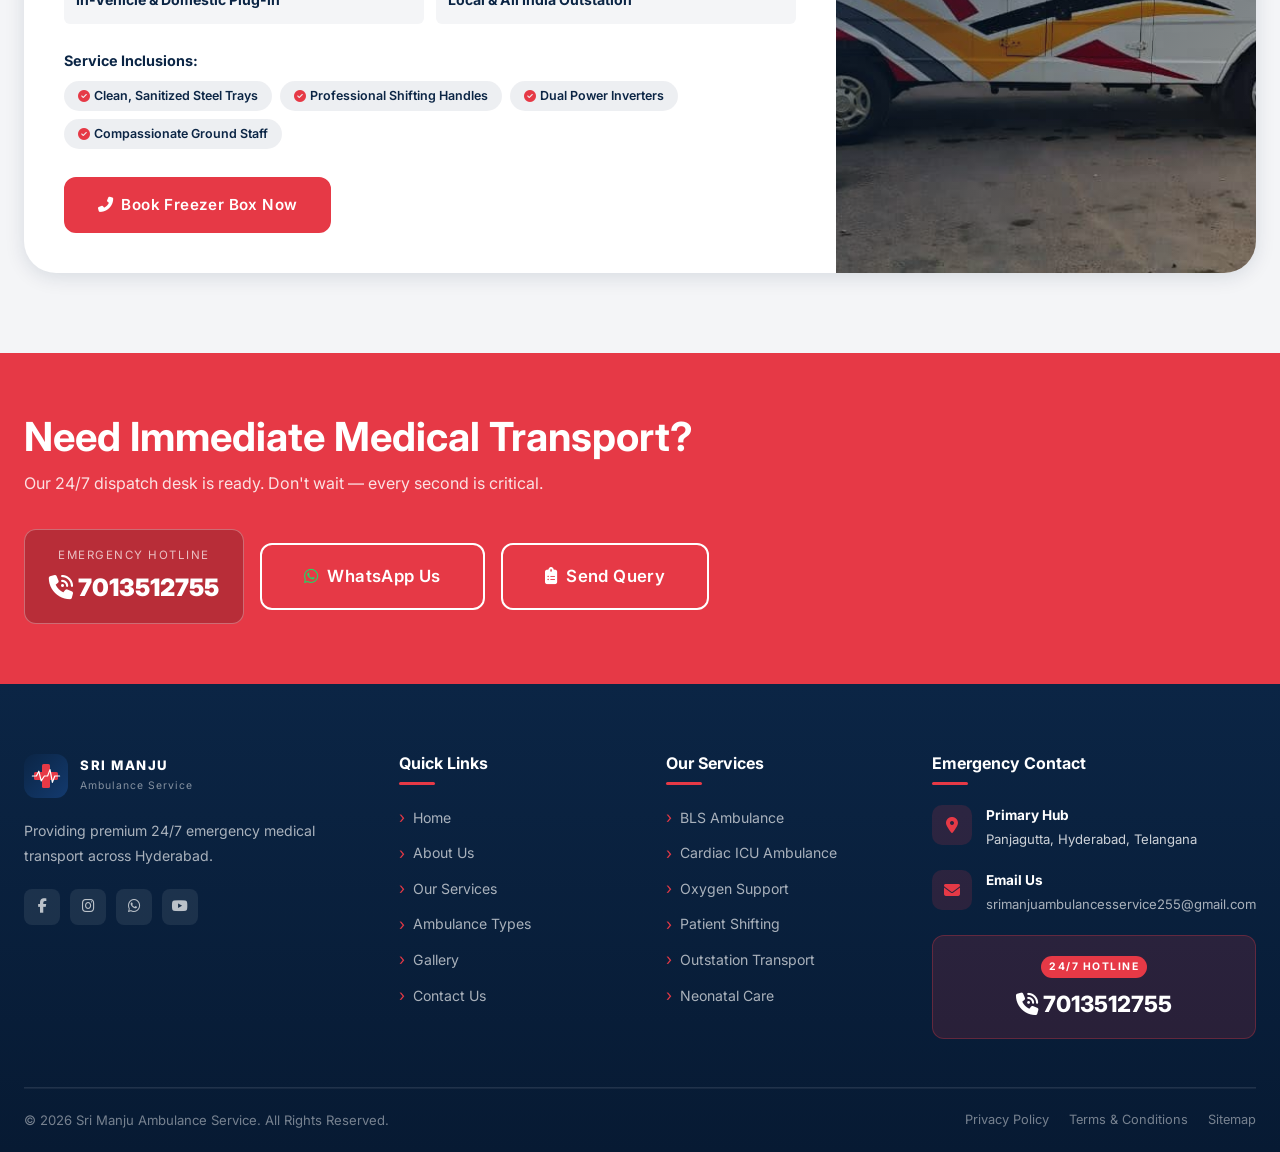
<file: types.html>
<!DOCTYPE html>
<html lang="en">
<head>
  <meta charset="UTF-8" />
  <meta name="viewport" content="width=device-width, initial-scale=1.0" />
  <title>Ambulance Types &amp; Fleet Configurations | Sri Manju Ambulance Service</title>
  <meta name="description" content="View layout specifications, stretcher styles, medical equipment inventory, and seating capacity for Sri Manju Ambulance fleet configurations in Hyderabad." />
  <link rel="preconnect" href="https://fonts.googleapis.com" />
  <link rel="preconnect" href="https://fonts.gstatic.com" crossorigin />
  <link href="https://fonts.googleapis.com/css2?family=Inter:wght@300;400;500;600;700;800;900&family=Poppins:wght@400;500;600;700;800&display=swap" rel="stylesheet" />
  <link rel="stylesheet" href="https://cdnjs.cloudflare.com/ajax/libs/font-awesome/6.5.0/css/all.min.css" />
  <link rel="stylesheet" href="css/style.css" />
  <link rel="stylesheet" href="css/home.css" />
  <link rel="stylesheet" href="css/pages.css" />
</head>
<body>

  <!-- UTILITY HEADER -->
  <div class="utility-header">
    <div class="container">
      <div class="util-left">
        <div class="util-item">
          <i class="fas fa-phone-volume"></i>
          <a href="tel:+917013512755">7013512755</a>
        </div>
        <div class="util-item">
          <i class="fas fa-envelope"></i>
          <a href="mailto:srimanjuambulancesservice255@gmail.com">srimanjuambulancesservice255@gmail.com</a>
        </div>
        <div class="util-item">
          <span class="util-badge"><i class="fas fa-globe" style="margin-right:4px;"></i> 24/7 All India Service Available</span>
        </div>
      </div>
      <div class="util-right">
        <div class="social-links">
          <a href="#" aria-label="Facebook"><i class="fab fa-facebook-f"></i></a>
          <a href="#" aria-label="Instagram"><i class="fab fa-instagram"></i></a>
          <a href="https://wa.me/917013512755" target="_blank" aria-label="WhatsApp"><i class="fab fa-whatsapp"></i></a>
          <a href="#" aria-label="YouTube"><i class="fab fa-youtube"></i></a>
        </div>
      </div>
    </div>
  </div>

  <!-- MAIN NAVIGATION -->
  <nav class="main-nav" role="navigation" aria-label="Main Navigation">
    <div class="container nav-inner">
      <a href="index.html" class="nav-logo">
        <div class="logo-icon">
          <svg viewBox="0 0 40 40" fill="none" xmlns="http://www.w3.org/2000/svg">
            <rect x="15" y="5" width="10" height="30" rx="2" fill="#E63946"/>
            <rect x="5" y="15" width="30" height="10" rx="2" fill="#E63946"/>
            <polyline points="3,20 8,20 11,14 14,26 18,20 22,20 25,12 28,28 31,20 37,20" stroke="white" stroke-width="1.5" fill="none" stroke-linecap="round" stroke-linejoin="round"/>
          </svg>
        </div>
        <div class="logo-text">
          <span class="brand">Sri Manju</span>
          <span class="tagline">Ambulance Service</span>
        </div>
      </a>
      <ul class="nav-links">
        <li><a href="index.html">Home</a></li>
        <li><a href="about.html">About Us</a></li>
        <li><a href="services.html">Services</a></li>
        <li class="dropdown">
          <span class="active" tabindex="0">Ambulance Types <i class="fas fa-chevron-down" style="font-size:0.7rem;"></i></span>
          <ul class="dropdown-menu">
            <li><a href="types.html#bls"><i class="fas fa-ambulance"></i> BLS Ambulance</a></li>
            <li><a href="types.html#cardiac"><i class="fas fa-heartbeat"></i> Cardiac ICU Ambulance</a></li>
            <li><a href="types.html#oxygen"><i class="fas fa-lungs"></i> Oxygen Support</a></li>
            <li><a href="types.html#neonatal"><i class="fas fa-baby"></i> Neonatal Transport</a></li>
            <li><a href="types.html#outstation"><i class="fas fa-road"></i> Outstation Transport</a></li>
            <li><a href="types.html#freezer"><i class="fas fa-snowflake"></i> Freezer Box Services</a></li>
          </ul>
        </li>
        <li><a href="gallery.html">Gallery</a></li>
        <li><a href="contact.html">Contact Us</a></li>
      </ul>
      <div class="nav-cta">
        <a href="tel:+917013512755" class="nav-call-btn" id="nav-call-btn">
          <i class="fas fa-phone-alt"></i> Call 7013512755
        </a>
        <button class="hamburger" aria-label="Open Menu" id="hamburger">
          <span></span><span></span><span></span>
        </button>
      </div>
    </div>
  </nav>

  <!-- MOBILE MENU -->
  <div class="mobile-menu">
    <button class="close-btn" aria-label="Close Menu"><i class="fas fa-times"></i></button>
    <a href="index.html">Home</a>
    <a href="about.html">About Us</a>
    <a href="services.html">Services</a>
    <span class="mob-item mob-dropdown-trigger">Ambulance Types <i class="fas fa-chevron-down" style="margin-left:8px;font-size:0.8rem;"></i></span>
    <div class="mob-sub" style="display:none;">
      <a href="types.html#bls">BLS Ambulance</a>
      <a href="types.html#cardiac">Cardiac ICU Ambulance</a>
      <a href="types.html#oxygen">Oxygen Support</a>
      <a href="types.html#neonatal">Neonatal Transport</a>
      <a href="types.html#outstation">Outstation Transport</a>
      <a href="types.html#freezer">Freezer Box Services</a>
    </div>
    <a href="gallery.html">Gallery</a>
    <a href="contact.html">Contact Us</a>
    <a href="tel:+917013512755" class="mobile-call-btn"><i class="fas fa-phone-alt"></i> Emergency Call: 7013512755</a>
  </div>

  <!-- HERO BANNER -->
  <section class="hero-banner">
    <div class="container">
      <span class="section-tag" style="margin-bottom:16px;display:inline-block;">Our Fleet</span>
      <h1 data-animate="fadeInUp">Ambulance <span style="color:var(--red);">Types &amp; Configurations</span></h1>
      <nav class="breadcrumb" aria-label="Breadcrumb">
        <a href="index.html">Home</a><span>/</span><span class="current">Ambulance Types</span>
      </nav>
    </div>
  </section>

  <!-- FLEET SECTION -->
  <section class="section-pad fleet-section">
    <div class="container">
      <div class="fleet-list">
        
        <!-- Fleet Item 1: BLS -->
        <div class="fleet-item" id="bls">
          <div class="fleet-img">
            <img src="images/eeco-front.jpg" alt="Basic Life Support Ambulance Configuration" loading="lazy">
            <div class="fleet-img-overlay"></div>
            <span class="fleet-img-badge">BLS Ambulance</span>
          </div>
          <div class="fleet-body">
            <h3>Basic Life Support (BLS) Vehicle</h3>
            <p class="fleet-desc">
              Structured to transport stable patients who do not require intensive clinical support during travel but need monitoring, professional lifting assistance, or essential medical supervision.
            </p>
            <div class="fleet-specs">
              <div class="spec-item">
                <div class="spec-label">Stretcher Type</div>
                <div class="spec-value">Auto-Loading Foldable Stretcher</div>
              </div>
              <div class="spec-item">
                <div class="spec-label">Seating Capacity</div>
                <div class="spec-value">1 Patient + 2 Attendants</div>
              </div>
              <div class="spec-item">
                <div class="spec-label">Oxygen System</div>
                <div class="spec-value">1x 10L Oxygen Cylinder</div>
              </div>
              <div class="spec-item">
                <div class="spec-label">Sanitization</div>
                <div class="spec-value">Standard Sanitization Protocol</div>
              </div>
            </div>
            <div class="fleet-equipment">
              <h5>Medical Inventory:</h5>
              <div class="equip-tags">
                <span class="equip-tag"><i class="fas fa-check-circle"></i> Sphygmomanometer</span>
                <span class="equip-tag"><i class="fas fa-check-circle"></i> Pulse Oximeter</span>
                <span class="equip-tag"><i class="fas fa-check-circle"></i> First Aid Trauma Kit</span>
                <span class="equip-tag"><i class="fas fa-check-circle"></i> IV Stand &amp; Hooks</span>
              </div>
            </div>
            <div>
              <a href="tel:+917013512755" class="btn btn-red"><i class="fas fa-phone-alt"></i> Book Vehicle Now</a>
            </div>
          </div>
        </div>

        <!-- Fleet Item 2: Cardiac ICU -->
        <div class="fleet-item" id="cardiac">
          <div class="fleet-img">
            <img src="images/traveller-icu-front.jpg" alt="Cardiac ICU Advanced Ambulance Configuration" loading="lazy">
            <div class="fleet-img-overlay"></div>
            <span class="fleet-img-badge" style="background: var(--navy);">Cardiac ICU Care</span>
          </div>
          <div class="fleet-body">
            <h3>Cardiac ICU / Ventilator Vehicle</h3>
            <p class="fleet-desc">
              Equipped as a fully functional mobile ICU unit to support critical cardiac, respiratory, or multi-organ failure patients. Highly trained critical care crew members monitor the patient during transit.
            </p>
            <div class="fleet-specs">
              <div class="spec-item">
                <div class="spec-label">ICU Equipment</div>
                <div class="spec-value">Critical ICU Ventilator &amp; Oxygen</div>
              </div>
              <div class="spec-item">
                <div class="spec-label">Cabin Configuration</div>
                <div class="spec-value">A/c &amp; Non-A/c Available</div>
              </div>
              <div class="spec-item">
                <div class="spec-label">Patient Monitor</div>
                <div class="spec-value">Multi-channel Cardiac Monitor</div>
              </div>
              <div class="spec-item">
                <div class="spec-label">Power System</div>
                <div class="spec-value">Continuous Power Inverter Backup</div>
              </div>
            </div>
            <div class="fleet-equipment">
              <h5>Medical Inventory:</h5>
              <div class="equip-tags">
                <span class="equip-tag"><i class="fas fa-check-circle"></i> Defibrillator / AED</span>
                <span class="equip-tag"><i class="fas fa-check-circle"></i> Infusion / Syringe Pumps</span>
                <span class="equip-tag"><i class="fas fa-check-circle"></i> Intubation Laryngoscope Kit</span>
                <span class="equip-tag"><i class="fas fa-check-circle"></i> Electric Suction Apparatus</span>
                <span class="equip-tag"><i class="fas fa-check-circle"></i> Emergency Resuscitator (Ambu)</span>
              </div>
            </div>
            <div>
              <a href="tel:+917013512755" class="btn btn-red"><i class="fas fa-phone-alt"></i> Book Vehicle Now</a>
            </div>
          </div>
        </div>

        <!-- Fleet Item 3: Oxygen Support -->
        <div class="fleet-item" id="oxygen">
          <div class="fleet-img">
            <img src="images/traveller-als-side.jpg" alt="Oxygen Support Ambulance Configuration" loading="lazy">
            <div class="fleet-img-overlay"></div>
            <span class="fleet-img-badge">Oxygen Support Care</span>
          </div>
          <div class="fleet-body">
            <h3>Oxygen Support Ambulance</h3>
            <p class="fleet-desc">
              Specifically structured for patients who suffer from chronic respiratory illnesses, COPD, or recovery phases where continuous oxygen administration is critical to prevent hypoxemia during transit.
            </p>
            <div class="fleet-specs">
              <div class="spec-item">
                <div class="spec-label">Primary Oxygen</div>
                <div class="spec-value">Continuous Flow Oxygen Setup</div>
              </div>
              <div class="spec-item">
                <div class="spec-label">Cabin Configuration</div>
                <div class="spec-value">A/c &amp; Non-A/c Available</div>
              </div>
              <div class="spec-item">
                <div class="spec-label">Seating Capacity</div>
                <div class="spec-value">1 Patient + 3 Attendants</div>
              </div>
              <div class="spec-item">
                <div class="spec-label">Monitors</div>
                <div class="spec-value">Pulse Oximeter &amp; BP Monitor</div>
              </div>
            </div>
            <div class="fleet-equipment">
              <h5>Medical Inventory:</h5>
              <div class="equip-tags">
                <span class="equip-tag"><i class="fas fa-check-circle"></i> Continuous Flow Meters</span>
                <span class="equip-tag"><i class="fas fa-check-circle"></i> Nebulizer Machine</span>
                <span class="equip-tag"><i class="fas fa-check-circle"></i> Disposable Humidifiers</span>
                <span class="equip-tag"><i class="fas fa-check-circle"></i> Emergency First Aid Kit</span>
              </div>
            </div>
            <div>
              <a href="tel:+917013512755" class="btn btn-red"><i class="fas fa-phone-alt"></i> Book Vehicle Now</a>
            </div>
          </div>
        </div>

        <!-- Fleet Item 4: Neonatal Transport -->
        <div class="fleet-item" id="neonatal">
          <div class="fleet-img">
            <img src="images/interior-traveller.jpg" alt="Neonatal Support Ambulance Configuration" loading="lazy">
            <div class="fleet-img-overlay"></div>
            <span class="fleet-img-badge" style="background: var(--navy);">Neonatal Care</span>
          </div>
          <div class="fleet-body">
            <h3>Neonatal / Incubator Transport Vehicle</h3>
            <p class="fleet-desc">
              Designed specifically for critical newborns and premature infants requiring absolute temperature control, ventilation, and gentle shifting under the care of specialized neonatal pediatric nurses.
            </p>
            <div class="fleet-specs">
              <div class="spec-item">
                <div class="spec-label">Incubator Type</div>
                <div class="spec-value">Transport Incubator Unit</div>
              </div>
              <div class="spec-item">
                <div class="spec-label">Ventilator</div>
                <div class="spec-value">Pediatric/Neonatal Ventilator</div>
              </div>
              <div class="spec-item">
                <div class="spec-label">Temp Control</div>
                <div class="spec-value">Servo-Controlled Heating Canopy</div>
              </div>
              <div class="spec-item">
                <div class="spec-label">Power Support</div>
                <div class="spec-value">Isolated Power Unit System</div>
              </div>
            </div>
            <div class="fleet-equipment">
              <h5>Medical Inventory:</h5>
              <div class="equip-tags">
                <span class="equip-tag"><i class="fas fa-check-circle"></i> Micro-infusion syringe pumps</span>
                <span class="equip-tag"><i class="fas fa-check-circle"></i> Neonatal BP cuffs &amp; sensors</span>
                <span class="equip-tag"><i class="fas fa-check-circle"></i> Pediatric airway management kit</span>
                <span class="equip-tag"><i class="fas fa-check-circle"></i> Isolated incubator suspension</span>
              </div>
            </div>
            <div>
              <a href="tel:+917013512755" class="btn btn-red"><i class="fas fa-phone-alt"></i> Book Vehicle Now</a>
            </div>
          </div>
        </div>

        <!-- Fleet Item 5: Outstation -->
        <div class="fleet-item" id="outstation">
          <div class="fleet-img">
            <img src="images/traveller-hero.jpg" alt="Outstation interstate Ambulance Configuration" loading="lazy">
            <div class="fleet-img-overlay"></div>
            <span class="fleet-img-badge">Interstate Outstation</span>
          </div>
          <div class="fleet-body">
            <h3>Outstation / Interstate Medical Transit Vehicle</h3>
            <p class="fleet-desc">
              Optimized for long-distance journeys across state lines with robust climate control systems, double drivers to prevent fatigue, and extensive medical inventory reserves (backup oxygen tanks, double battery systems).
            </p>
            <div class="fleet-specs">
              <div class="spec-item">
                <div class="spec-label">Backup Oxygen</div>
                <div class="spec-value">Dual Jumbo Cylinders Setup</div>
              </div>
              <div class="spec-item">
                <div class="spec-label">Crew Setup</div>
                <div class="spec-value">2 Experienced Drivers + 1 Paramedic</div>
              </div>
              <div class="spec-item">
                <div class="spec-label">Interior HVAC</div>
                <div class="spec-value">Climate Controlled Cabin</div>
              </div>
              <div class="spec-item">
                <div class="spec-label">Comfort Seating</div>
                <div class="spec-value">Reclining Attendant Chairs</div>
              </div>
            </div>
            <div class="fleet-equipment">
              <h5>Medical Inventory:</h5>
              <div class="equip-tags">
                <span class="equip-tag"><i class="fas fa-check-circle"></i> Emergency Backup Battery</span>
                <span class="equip-tag"><i class="fas fa-check-circle"></i> Advanced First Aid Chest</span>
                <span class="equip-tag"><i class="fas fa-check-circle"></i> Patient Restraint Harness</span>
                <span class="equip-tag"><i class="fas fa-check-circle"></i> Portable Oxygen Kit</span>
              </div>
            </div>
            <div>
              <a href="tel:+917013512755" class="btn btn-red"><i class="fas fa-phone-alt"></i> Book Vehicle Now</a>
            </div>
          </div>
        </div>

        <!-- Fleet Item 6: Freezer Box Services -->
        <div class="fleet-item" id="freezer">
          <div class="fleet-img">
            <img src="images/traveller-als-side.jpg" alt="Mortuary Freezer Box Services Configuration" loading="lazy">
            <div class="fleet-img-overlay"></div>
            <span class="fleet-img-badge" style="background: var(--red);">Mortuary Freezer Box</span>
          </div>
          <div class="fleet-body">
            <h3>Mortuary Freezer Box Services</h3>
            <p class="fleet-desc">
              Designed to preserve deceased loved ones under precise temperature regulation. Operating 24/7 with professional and compassionate crew handling all transportation and setups.
            </p>
            <div class="fleet-specs">
              <div class="spec-item">
                <div class="spec-label">Cabinet System</div>
                <div class="spec-value">Hygienic Digital Freezer Box</div>
              </div>
              <div class="spec-item">
                <div class="spec-label">Temp Control</div>
                <div class="spec-value">Constant Temperature Display</div>
              </div>
              <div class="spec-item">
                <div class="spec-label">Power Options</div>
                <div class="spec-value">In-Vehicle &amp; Domestic Plug-in</div>
              </div>
              <div class="spec-item">
                <div class="spec-label">Service Area</div>
                <div class="spec-value">Local &amp; All India Outstation</div>
              </div>
            </div>
            <div class="fleet-equipment">
              <h5>Service Inclusions:</h5>
              <div class="equip-tags">
                <span class="equip-tag"><i class="fas fa-check-circle"></i> Clean, Sanitized Steel Trays</span>
                <span class="equip-tag"><i class="fas fa-check-circle"></i> Professional Shifting Handles</span>
                <span class="equip-tag"><i class="fas fa-check-circle"></i> Dual Power Inverters</span>
                <span class="equip-tag"><i class="fas fa-check-circle"></i> Compassionate Ground Staff</span>
              </div>
            </div>
            <div>
              <a href="tel:+917013512755" class="btn btn-red"><i class="fas fa-phone-alt"></i> Book Freezer Box Now</a>
            </div>
          </div>
        </div>

      </div>
    </div>
  </section>

  <!-- EMERGENCY CTA BANNER -->
  <section class="emergency-cta">
    <div class="container">
      <div class="text-block" data-animate="slideInLeft">
        <h2>Need Immediate Medical Transport?</h2>
        <p>Our 24/7 dispatch desk is ready. Don't wait — every second is critical.</p>
      </div>
      <div class="cta-actions" data-animate="slideInRight">
        <div class="cta-phone-block">
          <div class="cta-label">Emergency Hotline</div>
          <a href="tel:+917013512755" id="cta-main-call"><i class="fas fa-phone-volume"></i> 7013512755</a>
        </div>
        <a href="https://wa.me/917013512755" target="_blank" class="btn btn-white btn-lg" id="cta-whatsapp">
          <i class="fab fa-whatsapp" style="color:var(--green);"></i> WhatsApp Us
        </a>
        <a href="contact.html" class="btn btn-white btn-lg" id="cta-contact-form">
          <i class="fas fa-clipboard-list"></i> Send Query
        </a>
      </div>
    </div>
  </section>

  <!-- FOOTER -->
  <footer class="footer">
    <div class="container">
      <div class="footer-grid">
        <div class="footer-col">
          <div class="footer-logo">
            <div class="logo-icon">
              <svg viewBox="0 0 40 40" fill="none" xmlns="http://www.w3.org/2000/svg">
                <rect x="15" y="5" width="10" height="30" rx="2" fill="#E63946"/>
                <rect x="5" y="15" width="30" height="10" rx="2" fill="#E63946"/>
                <polyline points="3,20 8,20 11,14 14,26 18,20 22,20 25,12 28,28 31,20 37,20" stroke="white" stroke-width="1.5" fill="none" stroke-linecap="round" stroke-linejoin="round"/>
              </svg>
            </div>
            <div class="logo-text">
              <span style="font-size:0.82rem;font-weight:800;color:white;letter-spacing:1.5px;text-transform:uppercase;display:block;">Sri Manju</span>
              <span style="font-size:0.65rem;color:rgba(255,255,255,0.5);letter-spacing:1px;">Ambulance Service</span>
            </div>
          </div>
          <p>Providing premium 24/7 emergency medical transport across Hyderabad.</p>
          <div class="footer-social">
            <a href="#" aria-label="Facebook"><i class="fab fa-facebook-f"></i></a>
            <a href="#" aria-label="Instagram"><i class="fab fa-instagram"></i></a>
            <a href="https://wa.me/917013512755" target="_blank" aria-label="WhatsApp"><i class="fab fa-whatsapp"></i></a>
            <a href="#" aria-label="YouTube"><i class="fab fa-youtube"></i></a>
          </div>
        </div>
        <div class="footer-col">
          <h4>Quick Links</h4>
          <ul>
            <li><a href="index.html">Home</a></li>
            <li><a href="about.html">About Us</a></li>
            <li><a href="services.html">Our Services</a></li>
            <li><a href="types.html">Ambulance Types</a></li>
            <li><a href="gallery.html">Gallery</a></li>
            <li><a href="contact.html">Contact Us</a></li>
          </ul>
        </div>
        <div class="footer-col">
          <h4>Our Services</h4>
          <ul>
            <li><a href="services.html#bls">BLS Ambulance</a></li>
            <li><a href="services.html#cardiac">Cardiac ICU Ambulance</a></li>
            <li><a href="services.html#oxygen">Oxygen Support</a></li>
            <li><a href="services.html#shifting">Patient Shifting</a></li>
            <li><a href="services.html#outstation">Outstation Transport</a></li>
            <li><a href="services.html#neonatal">Neonatal Care</a></li>
          </ul>
        </div>
        <div class="footer-col">
          <h4>Emergency Contact</h4>
          <div class="footer-contact-item">
            <div class="footer-contact-icon"><i class="fas fa-map-marker-alt"></i></div>
            <div class="info"><strong>Primary Hub</strong><span>Panjagutta, Hyderabad, Telangana</span></div>
          </div>
          <div class="footer-contact-item">
            <div class="footer-contact-icon"><i class="fas fa-envelope"></i></div>
            <div class="info"><strong>Email Us</strong><a href="mailto:srimanjuambulancesservice255@gmail.com">srimanjuambulancesservice255@gmail.com</a></div>
          </div>
          <div class="footer-hotline">
            <span class="badge">24/7 HOTLINE</span>
            <a href="tel:+917013512755"><i class="fas fa-phone-volume"></i> 7013512755</a>
          </div>
        </div>
      </div>
      <div class="sub-footer">
        <p>&copy; 2026 Sri Manju Ambulance Service. All Rights Reserved.</p>
        <div class="sub-footer-links">
          <a href="#">Privacy Policy</a>
          <a href="#">Terms &amp; Conditions</a>
          <a href="#">Sitemap</a>
        </div>
      </div>
    </div>
  </footer>

  <!-- FLOATING WHATSAPP -->
  <a href="https://wa.me/917013512755" target="_blank" class="whatsapp-float" aria-label="Chat on WhatsApp">
    <span class="tooltip">Chat on WhatsApp</span>
    <svg viewBox="0 0 24 24" xmlns="http://www.w3.org/2000/svg">
      <path d="M17.472 14.382c-.297-.149-1.758-.867-2.03-.967-.273-.099-.471-.148-.67.15-.197.297-.767.966-.94 1.164-.173.199-.347.223-.644.075-.297-.15-1.255-.463-2.39-1.475-.883-.788-1.48-1.761-1.653-2.059-.173-.297-.018-.458.13-.606.134-.133.298-.347.446-.52.149-.174.198-.298.298-.497.099-.198.05-.371-.025-.52-.075-.149-.669-1.612-.916-2.207-.242-.579-.487-.5-.669-.51-.173-.008-.371-.01-.57-.01-.198 0-.52.074-.792.372-.272.297-1.04 1.016-1.04 2.479 0 1.462 1.065 2.875 1.213 3.074.149.198 2.096 3.2 5.077 4.487.709.306 1.262.489 1.694.625.712.227 1.36.195 1.871.118.571-.085 1.758-.719 2.006-1.413.248-.694.248-1.289.173-1.413-.074-.124-.272-.198-.57-.347m-5.421 7.403h-.004a9.87 9.87 0 01-5.031-1.378l-.361-.214-3.741.982.998-3.648-.235-.374a9.86 9.86 0 01-1.51-5.26c.001-5.45 4.436-9.884 9.888-9.884 2.64 0 5.122 1.03 6.988 2.898a9.825 9.825 0 012.893 6.994c-.003 5.45-4.437 9.884-9.885 9.884m8.413-18.297A11.815 11.815 0 0012.05 0C5.495 0 .16 5.335.157 11.892c0 2.096.547 4.142 1.588 5.945L.057 24l6.305-1.654a11.882 11.882 0 005.683 1.448h.005c6.554 0 11.89-5.335 11.893-11.893A11.821 11.821 0 0020.885 3.488"/>
    </svg>
  </a>
  <button class="back-to-top" id="back-to-top" aria-label="Back to top"><i class="fas fa-chevron-up"></i></button>
  <script src="js/main.js"></script>
</body>
</html>
</file>
<file: css/style.css>
/* ============================================================
   SRI MANJU AMBULANCE SERVICE - GLOBAL DESIGN SYSTEM
   ============================================================ */

@import url('https://fonts.googleapis.com/css2?family=Inter:wght@300;400;500;600;700;800;900&family=Poppins:wght@300;400;500;600;700;800;900&display=swap');

/* ── CSS CUSTOM PROPERTIES ── */
:root {
  --navy:        #0B2545;
  --navy-light:  #133a6e;
  --navy-dark:   #071a33;
  --red:         #E63946;
  --red-dark:    #c0303c;
  --red-light:   #ff6b74;
  --green:       #25D366;
  --green-dark:  #1aab52;
  --bg:          #F4F5F7;
  --white:       #FFFFFF;
  --gray-100:    #f8f9fa;
  --gray-200:    #e9ecef;
  --gray-300:    #dee2e6;
  --gray-400:    #ced4da;
  --gray-500:    #adb5bd;
  --gray-600:    #6c757d;
  --gray-700:    #495057;
  --gray-800:    #343a40;
  --gray-900:    #212529;
  --font-main:   'Inter', 'Poppins', sans-serif;
  --shadow-sm:   0 2px 8px rgba(11,37,69,0.08);
  --shadow-md:   0 4px 20px rgba(11,37,69,0.12);
  --shadow-lg:   0 8px 40px rgba(11,37,69,0.18);
  --shadow-xl:   0 16px 60px rgba(11,37,69,0.24);
  --radius-sm:   6px;
  --radius-md:   12px;
  --radius-lg:   20px;
  --radius-xl:   32px;
  --transition:  all 0.3s cubic-bezier(0.4, 0, 0.2, 1);
}

/* ── RESET & BASE ── */
*, *::before, *::after { box-sizing: border-box; margin: 0; padding: 0; }
html { scroll-behavior: smooth; font-size: 16px; }
body {
  font-family: var(--font-main);
  background: var(--bg);
  color: var(--gray-800);
  line-height: 1.6;
  overflow-x: hidden;
}
img { max-width: 100%; height: auto; display: block; }
a { text-decoration: none; color: inherit; }
ul { list-style: none; }
button { cursor: pointer; border: none; font-family: var(--font-main); }

/* ── TYPOGRAPHY SCALE ── */
h1, h2, h3, h4, h5, h6 { line-height: 1.2; font-weight: 700; }
h1 { font-size: clamp(2rem, 5vw, 3.5rem); }
h2 { font-size: clamp(1.6rem, 4vw, 2.5rem); }
h3 { font-size: clamp(1.2rem, 3vw, 1.75rem); }
h4 { font-size: 1.25rem; }
h5 { font-size: 1.1rem; }
p  { font-size: 1rem; line-height: 1.75; }

/* ── LAYOUT HELPERS ── */
.container { width: 100%; max-width: 1280px; margin: 0 auto; padding: 0 24px; }
.section-pad { padding: 80px 0; }
.section-pad-sm { padding: 50px 0; }
.flex { display: flex; }
.flex-center { display: flex; align-items: center; justify-content: center; }
.flex-between { display: flex; align-items: center; justify-content: space-between; }
.grid-2 { display: grid; grid-template-columns: repeat(2, 1fr); gap: 32px; }
.grid-3 { display: grid; grid-template-columns: repeat(3, 1fr); gap: 32px; }
.grid-4 { display: grid; grid-template-columns: repeat(4, 1fr); gap: 32px; }
.text-center { text-align: center; }
.text-white { color: var(--white); }
.text-navy { color: var(--navy); }
.text-red { color: var(--red); }

/* ── BUTTONS ── */
.btn {
  display: inline-flex; align-items: center; gap: 8px;
  padding: 14px 32px; border-radius: var(--radius-md);
  font-size: 0.95rem; font-weight: 600; letter-spacing: 0.4px;
  transition: var(--transition); cursor: pointer; border: 2px solid transparent;
}
.btn-red {
  background: var(--red); color: var(--white); border-color: var(--red);
}
.btn-red:hover { background: var(--red-dark); border-color: var(--red-dark); transform: translateY(-2px); box-shadow: 0 8px 24px rgba(230,57,70,0.4); }
.btn-white {
  background: transparent; color: var(--white); border-color: var(--white);
}
.btn-white:hover { background: var(--white); color: var(--navy); transform: translateY(-2px); }
.btn-navy {
  background: var(--navy); color: var(--white); border-color: var(--navy);
}
.btn-navy:hover { background: var(--navy-dark); transform: translateY(-2px); box-shadow: var(--shadow-md); }
.btn-outline-red {
  background: transparent; color: var(--red); border-color: var(--red);
}
.btn-outline-red:hover { background: var(--red); color: var(--white); transform: translateY(-2px); }
.btn-lg { padding: 18px 42px; font-size: 1.05rem; }
.btn-sm { padding: 10px 22px; font-size: 0.85rem; }
.btn-full { width: 100%; justify-content: center; }

/* ── SECTION HEADINGS ── */
.section-tag {
  display: inline-block; background: rgba(230,57,70,0.1); color: var(--red);
  font-size: 0.8rem; font-weight: 700; letter-spacing: 2px; text-transform: uppercase;
  padding: 6px 16px; border-radius: 50px; margin-bottom: 16px;
  border-left: 3px solid var(--red);
}
.section-title { color: var(--navy); margin-bottom: 16px; }
.section-desc { color: var(--gray-600); max-width: 600px; margin: 0 auto 48px; }

/* ── CARDS ── */
.card {
  background: var(--white); border-radius: var(--radius-lg);
  box-shadow: var(--shadow-sm); overflow: hidden;
  transition: var(--transition);
}
.card:hover { box-shadow: var(--shadow-lg); transform: translateY(-6px); }
.card-body { padding: 28px; }

/* ── UTILITY HEADER ── */
.utility-header {
  background: var(--navy-dark); color: rgba(255,255,255,0.85);
  padding: 10px 0; font-size: 0.82rem; border-bottom: 1px solid rgba(255,255,255,0.08);
}
.utility-header .container { display: flex; align-items: center; justify-content: space-between; flex-wrap: wrap; gap: 8px; }
.util-left { display: flex; align-items: center; gap: 24px; flex-wrap: wrap; }
.util-right { display: flex; align-items: center; gap: 16px; }
.util-item { display: flex; align-items: center; gap: 6px; }
.util-item i { color: var(--red); font-size: 0.85rem; }
.util-item a { color: rgba(255,255,255,0.85); transition: var(--transition); }
.util-item a:hover { color: var(--red); }
.util-badge {
  background: var(--red); color: var(--white); font-size: 0.7rem; font-weight: 700;
  letter-spacing: 1px; padding: 3px 10px; border-radius: 50px; text-transform: uppercase;
}
.social-links { display: flex; gap: 10px; }
.social-links a {
  width: 28px; height: 28px; border-radius: 50%; background: rgba(255,255,255,0.12);
  display: flex; align-items: center; justify-content: center;
  color: rgba(255,255,255,0.8); font-size: 0.75rem; transition: var(--transition);
}
.social-links a:hover { background: var(--red); color: var(--white); }

/* ── MAIN NAVIGATION ── */
.main-nav {
  background: var(--white); padding: 0; position: sticky; top: 0; z-index: 1000;
  box-shadow: 0 2px 16px rgba(11,37,69,0.1);
}
.nav-inner { display: flex; align-items: center; justify-content: space-between; height: 72px; }
.nav-logo { display: flex; align-items: center; gap: 14px; text-decoration: none; }
.logo-icon {
  width: 50px; height: 50px; background: linear-gradient(135deg, var(--navy), var(--navy-light));
  border-radius: 12px; display: flex; align-items: center; justify-content: center;
  position: relative; flex-shrink: 0;
}
.logo-icon svg { width: 32px; height: 32px; }
.logo-text { line-height: 1.2; }
.logo-text .brand { font-size: 0.78rem; font-weight: 800; letter-spacing: 2px; color: var(--navy); text-transform: uppercase; }
.logo-text .tagline { font-size: 0.62rem; color: var(--gray-500); font-weight: 500; letter-spacing: 1px; }
.nav-links { display: flex; align-items: center; gap: 4px; }
.nav-links > li { position: relative; }
.nav-links > li > a, .nav-links > li > span {
  display: flex; align-items: center; gap: 4px;
  padding: 8px 14px; border-radius: var(--radius-sm);
  font-size: 0.88rem; font-weight: 600; color: var(--gray-700);
  transition: var(--transition); cursor: pointer; white-space: nowrap;
}
.nav-links > li > a:hover, .nav-links > li > a.active,
.nav-links > li > span:hover { color: var(--navy); background: rgba(11,37,69,0.06); }
.nav-links > li > a.active { color: var(--red); }
.dropdown { position: relative; }
.dropdown-menu {
  position: absolute; top: calc(100% + 8px); left: 0;
  background: var(--white); border-radius: var(--radius-md);
  box-shadow: var(--shadow-lg); min-width: 220px; opacity: 0; visibility: hidden;
  transform: translateY(-8px); transition: var(--transition); z-index: 100;
  border-top: 3px solid var(--red); overflow: hidden;
}
.dropdown:hover .dropdown-menu { opacity: 1; visibility: visible; transform: translateY(0); }
.dropdown-menu li a {
  display: flex; align-items: center; gap: 10px;
  padding: 12px 20px; font-size: 0.87rem; font-weight: 500;
  color: var(--gray-700); transition: var(--transition);
  border-bottom: 1px solid var(--gray-100);
}
.dropdown-menu li a:hover { background: var(--bg); color: var(--red); padding-left: 28px; }
.dropdown-menu li a i { color: var(--red); width: 16px; }
.nav-cta { display: flex; align-items: center; gap: 12px; }
.nav-call-btn {
  background: var(--red); color: var(--white); padding: 12px 22px;
  border-radius: var(--radius-md); font-size: 0.88rem; font-weight: 700;
  display: flex; align-items: center; gap: 8px; transition: var(--transition);
  text-decoration: none; white-space: nowrap;
}
.nav-call-btn:hover { background: var(--red-dark); transform: scale(1.03); box-shadow: 0 4px 16px rgba(230,57,70,0.4); }
.hamburger {
  display: none; flex-direction: column; gap: 5px; padding: 8px; cursor: pointer;
  background: none; border: none;
}
.hamburger span { display: block; width: 24px; height: 2px; background: var(--navy); border-radius: 2px; transition: var(--transition); }
.hamburger.active span:nth-child(1) { transform: translateY(7px) rotate(45deg); }
.hamburger.active span:nth-child(2) { opacity: 0; }
.hamburger.active span:nth-child(3) { transform: translateY(-7px) rotate(-45deg); }
.mobile-menu {
  display: none; position: fixed; top: 0; left: 0; right: 0; bottom: 0;
  background: var(--navy); z-index: 999; flex-direction: column;
  padding: 80px 32px 32px; overflow-y: auto;
}
.mobile-menu.open { display: flex; }
.mobile-menu .close-btn {
  position: absolute; top: 20px; right: 20px; background: rgba(255,255,255,0.1);
  color: white; width: 40px; height: 40px; border-radius: 50%;
  display: flex; align-items: center; justify-content: center; font-size: 1.2rem; border: none;
}
.mobile-menu a, .mobile-menu span.mob-item {
  color: rgba(255,255,255,0.85); font-size: 1.1rem; font-weight: 600;
  padding: 16px 0; border-bottom: 1px solid rgba(255,255,255,0.1);
  display: block; transition: var(--transition);
}
.mobile-menu a:hover, .mobile-menu span.mob-item:hover { color: var(--red); padding-left: 12px; }
.mobile-menu .mob-sub { padding-left: 20px; }
.mobile-menu .mob-sub a { font-size: 0.95rem; font-weight: 500; }
.mobile-call-btn {
  margin-top: 24px; background: var(--red); color: var(--white) !important;
  padding: 16px 24px; border-radius: var(--radius-md); text-align: center;
  font-weight: 700 !important; border: none !important;
}

/* ── PAGE HERO BANNER ── */
.hero-banner {
  background: linear-gradient(135deg, var(--navy-dark) 0%, var(--navy) 60%, var(--navy-light) 100%);
  padding: 80px 0; text-align: center; position: relative; overflow: hidden;
}
.hero-banner::before {
  content: ''; position: absolute; inset: 0;
  background: url("data:image/svg+xml,%3Csvg width='60' height='60' viewBox='0 0 60 60' xmlns='http://www.w3.org/2000/svg'%3E%3Cg fill='none' fill-rule='evenodd'%3E%3Cg fill='%23ffffff' fill-opacity='0.03'%3E%3Cpath d='M36 34v-4h-2v4h-4v2h4v4h2v-4h4v-2h-4zm0-30V0h-2v4h-4v2h4v4h2V6h4V4h-4zM6 34v-4H4v4H0v2h4v4h2v-4h4v-2H6zM6 4V0H4v4H0v2h4v4h2V6h4V4H6z'/%3E%3C/g%3E%3C/g%3E%3C/svg%3E");
}
.hero-banner .breadcrumb { display: flex; align-items: center; justify-content: center; gap: 8px; margin-top: 16px; }
.hero-banner .breadcrumb a { color: rgba(255,255,255,0.6); font-size: 0.85rem; transition: var(--transition); }
.hero-banner .breadcrumb a:hover { color: var(--red); }
.hero-banner .breadcrumb span { color: rgba(255,255,255,0.3); font-size: 0.75rem; }
.hero-banner .breadcrumb .current { color: rgba(255,255,255,0.9); font-size: 0.85rem; font-weight: 600; }
.hero-banner h1 { color: var(--white); position: relative; }
.hero-banner h1 span { color: var(--red); }

/* ── FLOATING WHATSAPP BUTTON ── */
.whatsapp-float {
  position: fixed; bottom: 28px; right: 28px; z-index: 9999;
  width: 60px; height: 60px; background: var(--green);
  border-radius: 50%; display: flex; align-items: center; justify-content: center;
  box-shadow: 0 4px 20px rgba(37,211,102,0.5); transition: var(--transition);
  animation: pulse-green 2s infinite;
}
.whatsapp-float:hover { transform: scale(1.15); box-shadow: 0 8px 30px rgba(37,211,102,0.6); }
.whatsapp-float svg { width: 30px; height: 30px; fill: white; }
@keyframes pulse-green {
  0%, 100% { box-shadow: 0 4px 20px rgba(37,211,102,0.5); }
  50% { box-shadow: 0 4px 40px rgba(37,211,102,0.8); }
}
.whatsapp-float .tooltip {
  position: absolute; right: 70px; background: var(--gray-800); color: white;
  padding: 6px 14px; border-radius: 8px; font-size: 0.8rem; font-weight: 600;
  white-space: nowrap; opacity: 0; transition: var(--transition); pointer-events: none;
}
.whatsapp-float .tooltip::after {
  content: ''; position: absolute; left: 100%; top: 50%; transform: translateY(-50%);
  border: 5px solid transparent; border-left-color: var(--gray-800);
}
.whatsapp-float:hover .tooltip { opacity: 1; }

/* ── FOOTER ── */
.footer {
  background: linear-gradient(180deg, var(--navy) 0%, var(--navy-dark) 100%);
  color: rgba(255,255,255,0.8); padding: 70px 0 0;
}
.footer-grid { display: grid; grid-template-columns: 1.5fr 1fr 1fr 1.2fr; gap: 48px; padding-bottom: 48px; border-bottom: 1px solid rgba(255,255,255,0.1); }
.footer-col h4 { color: var(--white); font-size: 1rem; font-weight: 700; margin-bottom: 20px; position: relative; padding-bottom: 12px; }
.footer-col h4::after { content: ''; position: absolute; bottom: 0; left: 0; width: 36px; height: 3px; background: var(--red); border-radius: 2px; }
.footer-logo { display: flex; align-items: center; gap: 12px; margin-bottom: 20px; }
.footer-logo .logo-icon { width: 44px; height: 44px; }
.footer-col p { font-size: 0.88rem; line-height: 1.8; color: rgba(255,255,255,0.65); margin-bottom: 20px; }
.footer-col ul li { margin-bottom: 10px; }
.footer-col ul li a {
  color: rgba(255,255,255,0.65); font-size: 0.88rem; transition: var(--transition);
  display: flex; align-items: center; gap: 8px;
}
.footer-col ul li a::before { content: '›'; color: var(--red); font-size: 1rem; }
.footer-col ul li a:hover { color: var(--white); padding-left: 6px; }
.footer-social { display: flex; gap: 10px; margin-top: 4px; }
.footer-social a {
  width: 36px; height: 36px; border-radius: 8px; background: rgba(255,255,255,0.08);
  display: flex; align-items: center; justify-content: center;
  color: rgba(255,255,255,0.7); font-size: 0.9rem; transition: var(--transition);
}
.footer-social a:hover { background: var(--red); color: var(--white); transform: translateY(-2px); }
.footer-contact-item {
  display: flex; gap: 14px; margin-bottom: 20px; align-items: flex-start;
}
.footer-contact-icon {
  width: 40px; height: 40px; background: rgba(230,57,70,0.15); border-radius: 10px;
  display: flex; align-items: center; justify-content: center; flex-shrink: 0;
  color: var(--red); font-size: 1rem;
}
.footer-contact-item .info { font-size: 0.82rem; }
.footer-contact-item .info strong { display: block; color: var(--white); font-size: 0.85rem; margin-bottom: 2px; }
.footer-contact-item .info a { color: rgba(255,255,255,0.65); transition: var(--transition); }
.footer-contact-item .info a:hover { color: var(--red); }
.footer-hotline {
  background: rgba(230,57,70,0.15); border: 1px solid rgba(230,57,70,0.3);
  border-radius: var(--radius-md); padding: 16px; margin-top: 16px; text-align: center;
}
.footer-hotline .badge { background: var(--red); color: var(--white); font-size: 0.65rem; font-weight: 700; letter-spacing: 1.5px; padding: 3px 8px; border-radius: 50px; text-transform: uppercase; display: inline-block; margin-bottom: 8px; }
.footer-hotline a { color: var(--white); font-size: 1.4rem; font-weight: 800; display: block; }
.footer-hotline a:hover { color: var(--red); }
.sub-footer {
  padding: 20px 0; border-top: 1px solid rgba(255,255,255,0.06);
  display: flex; align-items: center; justify-content: space-between; flex-wrap: wrap; gap: 12px;
}
.sub-footer p { font-size: 0.82rem; color: rgba(255,255,255,0.45); }
.sub-footer-links { display: flex; gap: 20px; }
.sub-footer-links a { font-size: 0.8rem; color: rgba(255,255,255,0.45); transition: var(--transition); }
.sub-footer-links a:hover { color: var(--red); }

/* ── HUB BADGES ── */
.hub-grid { display: flex; flex-wrap: wrap; gap: 10px; justify-content: center; margin-top: 12px; }
.hub-badge {
  background: rgba(255,255,255,0.1); color: rgba(255,255,255,0.85);
  border: 1px solid rgba(255,255,255,0.2); padding: 6px 16px; border-radius: 50px;
  font-size: 0.8rem; font-weight: 600; transition: var(--transition);
}
.hub-badge:hover { background: var(--red); border-color: var(--red); color: var(--white); }

/* ── FORM STYLES ── */
.form-group { margin-bottom: 20px; }
.form-group label { display: block; font-size: 0.85rem; font-weight: 600; color: var(--gray-700); margin-bottom: 6px; }
.form-group input, .form-group select, .form-group textarea {
  width: 100%; padding: 13px 16px; border: 2px solid var(--gray-200);
  border-radius: var(--radius-md); font-family: var(--font-main); font-size: 0.92rem;
  color: var(--gray-800); background: var(--white); transition: var(--transition);
  outline: none;
}
.form-group input:focus, .form-group select:focus, .form-group textarea:focus {
  border-color: var(--navy); box-shadow: 0 0 0 3px rgba(11,37,69,0.1);
}
.form-group textarea { resize: vertical; min-height: 120px; }

/* ── ANIMATIONS ── */
@keyframes fadeInUp {
  from { opacity: 0; transform: translateY(30px); }
  to   { opacity: 1; transform: translateY(0); }
}
@keyframes fadeIn { from { opacity: 0; } to { opacity: 1; } }
@keyframes slideInLeft { from { opacity: 0; transform: translateX(-40px); } to { opacity: 1; transform: translateX(0); } }
@keyframes slideInRight { from { opacity: 0; transform: translateX(40px); } to { opacity: 1; transform: translateX(0); } }
@keyframes heartbeat { 0%, 100% { transform: scale(1); } 50% { transform: scale(1.08); } }

.anim-fade-up  { animation: fadeInUp 0.7s ease forwards; }
.anim-fade-in  { animation: fadeIn 0.6s ease forwards; }
.anim-slide-left  { animation: slideInLeft 0.7s ease forwards; }
.anim-slide-right { animation: slideInRight 0.7s ease forwards; }

/* ── BACK TO TOP ── */
.back-to-top {
  position: fixed; bottom: 100px; right: 28px; width: 44px; height: 44px;
  background: var(--navy); color: white; border-radius: 50%; border: none;
  display: flex; align-items: center; justify-content: center;
  box-shadow: var(--shadow-md); opacity: 0; pointer-events: none;
  transition: var(--transition); z-index: 999; font-size: 1rem;
}
.back-to-top.visible { opacity: 1; pointer-events: all; }
.back-to-top:hover { background: var(--red); transform: translateY(-3px); }

/* ── PULSE BADGE ── */
.pulse-dot {
  width: 8px; height: 8px; background: var(--green); border-radius: 50%;
  display: inline-block; margin-right: 6px; animation: pulse-dot 1.5s infinite;
}
@keyframes pulse-dot {
  0%, 100% { box-shadow: 0 0 0 0 rgba(37,211,102,0.6); }
  50% { box-shadow: 0 0 0 6px rgba(37,211,102,0); }
}

/* ── RESPONSIVE BREAKPOINTS ── */
@media (max-width: 1024px) {
  .grid-4 { grid-template-columns: repeat(2, 1fr); }
  .footer-grid { grid-template-columns: repeat(2, 1fr); }
}
@media (max-width: 768px) {
  .utility-header .util-left > .util-item:nth-child(2) { display: none; }
  .nav-links, .nav-cta .nav-call-btn { display: none; }
  .hamburger { display: flex; }
  .grid-2, .grid-3 { grid-template-columns: 1fr; }
  .footer-grid { grid-template-columns: 1fr; gap: 32px; }
  .section-pad { padding: 56px 0; }
  .sub-footer { flex-direction: column; text-align: center; }
}
@media (max-width: 480px) {
  .utility-header .util-left > .util-item { display: none; }
  .utility-header .util-left > .util-item:first-child { display: flex; }
  .container { padding: 0 16px; }
  .btn-lg { padding: 14px 28px; font-size: 0.95rem; }
}
</file>
<file: css/home.css>
/* ============================================================
   HOME PAGE SPECIFIC STYLES
   ============================================================ */

/* ── HERO SECTION ── */
.hero-section {
  position: relative; min-height: 100vh; display: flex; align-items: center;
  background: linear-gradient(135deg, var(--navy-dark) 0%, var(--navy) 50%, #1a3a6e 100%);
  overflow: hidden;
}
.hero-section::before {
  content: ''; position: absolute; inset: 0;
  background: url('../images/hero-ambulance.jpg') center/cover no-repeat;
  opacity: 0.2; z-index: 0;
}
.hero-section::after {
  content: ''; position: absolute; inset: 0;
  background: linear-gradient(135deg, rgba(11,37,69,0.95) 0%, rgba(11,37,69,0.7) 60%, rgba(11,37,69,0.85) 100%);
  z-index: 1;
}
.hero-particles { position: absolute; inset: 0; z-index: 2; overflow: hidden; }
.particle {
  position: absolute; border-radius: 50%; background: rgba(255,255,255,0.05);
  animation: float-particle 8s infinite ease-in-out;
}
@keyframes float-particle { 0%, 100% { transform: translateY(0) rotate(0deg); opacity: 0.5; } 50% { transform: translateY(-30px) rotate(180deg); opacity: 1; } }
.hero-content { position: relative; z-index: 3; max-width: 780px; }
.hero-badge {
  display: inline-flex; align-items: center; gap: 8px;
  background: rgba(230,57,70,0.2); border: 1px solid rgba(230,57,70,0.4);
  color: rgba(255,255,255,0.9); padding: 8px 20px; border-radius: 50px;
  font-size: 0.8rem; font-weight: 700; letter-spacing: 2px; text-transform: uppercase;
  margin-bottom: 24px; animation: fadeInUp 0.6s 0.2s ease both;
}
.hero-title { color: var(--white); margin-bottom: 24px; font-weight: 900; animation: fadeInUp 0.7s 0.4s ease both; }
.hero-title .highlight { color: var(--red); display: block; }
.hero-desc {
  color: rgba(255,255,255,0.75); font-size: 1.1rem; max-width: 580px;
  margin-bottom: 40px; animation: fadeInUp 0.7s 0.6s ease both;
}
.hero-actions { display: flex; gap: 16px; flex-wrap: wrap; animation: fadeInUp 0.7s 0.8s ease both; }
.hero-stats {
  display: flex; gap: 40px; margin-top: 56px; padding-top: 40px;
  border-top: 1px solid rgba(255,255,255,0.1);
  animation: fadeInUp 0.7s 1s ease both;
}
.hero-stat .number { font-size: 2rem; font-weight: 900; color: var(--white); line-height: 1; }
.hero-stat .number span { color: var(--red); }
.hero-stat .label { font-size: 0.8rem; color: rgba(255,255,255,0.6); font-weight: 500; margin-top: 4px; }

/* Hero Side Panel */
.hero-side-panel {
  position: relative; z-index: 3; background: rgba(255,255,255,0.06);
  backdrop-filter: blur(12px); -webkit-backdrop-filter: blur(12px);
  border: 1px solid rgba(255,255,255,0.12); border-radius: var(--radius-xl);
  padding: 32px; animation: slideInRight 0.9s 0.5s ease both; min-width: 280px;
}
.hero-side-panel h4 { color: var(--white); font-size: 1rem; margin-bottom: 20px; display: flex; align-items: center; gap: 8px; }
.hero-side-panel h4 i { color: var(--red); }
.quick-contact-card {
  display: block;
  background: rgba(255,255,255,0.08); border-radius: var(--radius-md);
  padding: 16px; margin-bottom: 12px; text-align: center; transition: var(--transition);
  border: 1px solid rgba(255,255,255,0.1);
}
.quick-contact-card:hover { background: var(--red); border-color: var(--red); }
.quick-contact-card i { font-size: 1.4rem; color: var(--red); margin-bottom: 8px; display: block; transition: var(--transition); }
.quick-contact-card:hover i { color: white; }
.quick-contact-card .label { font-size: 0.72rem; color: rgba(255,255,255,0.6); text-transform: uppercase; letter-spacing: 1px; margin-bottom: 4px; transition: var(--transition); }
.quick-contact-card:hover .label { color: rgba(255,255,255,0.8); }
.quick-contact-card .value { color: var(--white); font-weight: 700; font-size: 0.92rem; transition: var(--transition); }
.quick-contact-card a { color: var(--white); }

/* Carousel Controls */
.hero-carousel { position: relative; }
.carousel-indicators {
  position: absolute; bottom: 40px; left: 50%; transform: translateX(-50%);
  display: flex; gap: 8px; z-index: 5;
}
.carousel-indicators span {
  width: 8px; height: 8px; border-radius: 50%; background: rgba(255,255,255,0.4);
  cursor: pointer; transition: var(--transition);
}
.carousel-indicators span.active { background: var(--red); width: 24px; border-radius: 4px; }

/* ── HERO INNER GRID ── */
.hero-inner {
  display: grid; grid-template-columns: 1fr auto; gap: 64px;
  align-items: center; padding: 100px 0;
}
@media (max-width: 900px) {
  .hero-inner { grid-template-columns: 1fr; gap: 40px; padding: 80px 0 60px; }
  .hero-side-panel { min-width: unset; }
  .hero-stats { gap: 24px; }
}

/* ── VALUE PROPS SECTION ── */
.value-props-section { padding: 0; margin-top: -40px; position: relative; z-index: 10; }
.value-props-grid {
  display: grid; grid-template-columns: repeat(3, 1fr); gap: 0;
  border-radius: var(--radius-lg); overflow: hidden;
  box-shadow: var(--shadow-xl);
}
.value-prop-card {
  background: var(--white); padding: 36px 32px;
  display: flex; align-items: flex-start; gap: 20px;
  border-right: 1px solid var(--gray-100); transition: var(--transition);
  position: relative; overflow: hidden;
}
.value-prop-card::before {
  content: ''; position: absolute; bottom: 0; left: 0;
  width: 100%; height: 4px; background: var(--red);
  transform: scaleX(0); transform-origin: left; transition: var(--transition);
}
.value-prop-card:hover::before { transform: scaleX(1); }
.value-prop-card:hover { background: var(--navy); }
.value-prop-card:hover .vp-icon { background: rgba(230,57,70,0.2); }
.value-prop-card:hover .vp-title { color: var(--white); }
.value-prop-card:hover .vp-desc { color: rgba(255,255,255,0.7); }
.value-prop-card:last-child { border-right: none; }
.vp-icon {
  width: 60px; height: 60px; background: rgba(230,57,70,0.08);
  border-radius: var(--radius-md); display: flex; align-items: center;
  justify-content: center; flex-shrink: 0; font-size: 1.5rem; color: var(--red);
  transition: var(--transition);
}
.vp-title { font-size: 1.05rem; font-weight: 700; color: var(--navy); margin-bottom: 8px; transition: var(--transition); }
.vp-desc { font-size: 0.85rem; color: var(--gray-600); line-height: 1.7; transition: var(--transition); }
@media (max-width: 768px) {
  .value-props-grid { grid-template-columns: 1fr; }
  .value-prop-card { border-right: none; border-bottom: 1px solid var(--gray-100); }
  .value-props-section { margin-top: 0; padding: 32px 0; }
}

/* ── SERVICES OVERVIEW ── */
.services-overview { background: var(--bg); }
.services-grid { display: grid; grid-template-columns: repeat(3, 1fr); gap: 24px; }
.service-card {
  background: var(--white); border-radius: var(--radius-lg);
  overflow: hidden; box-shadow: var(--shadow-sm); transition: var(--transition);
  position: relative;
}
.service-card:hover { transform: translateY(-8px); box-shadow: var(--shadow-lg); }
.service-card-img {
  height: 200px; background: linear-gradient(135deg, var(--navy), var(--navy-light));
  position: relative; overflow: hidden;
}
.service-card-img img { width: 100%; height: 100%; object-fit: cover; transition: var(--transition); }
.service-card:hover .service-card-img img { transform: scale(1.06); }
.service-card-img .img-overlay {
  position: absolute; inset: 0; background: linear-gradient(to bottom, transparent 40%, rgba(11,37,69,0.7));
}
.service-card-img .img-tag {
  position: absolute; top: 14px; left: 14px; background: var(--red);
  color: white; font-size: 0.7rem; font-weight: 700; padding: 4px 12px;
  border-radius: 50px; text-transform: uppercase; letter-spacing: 1px;
}
.service-card-body { padding: 24px; }
.service-card-body h4 { color: var(--navy); margin-bottom: 8px; }
.service-card-body p { font-size: 0.88rem; color: var(--gray-600); margin-bottom: 16px; }
.service-card-body .learn-more {
  color: var(--red); font-size: 0.85rem; font-weight: 600;
  display: inline-flex; align-items: center; gap: 6px; transition: var(--transition);
}
.service-card-body .learn-more:hover { gap: 12px; }
@media (max-width: 900px) { .services-grid { grid-template-columns: repeat(2, 1fr); } }
@media (max-width: 600px) { .services-grid { grid-template-columns: 1fr; } }

/* ── HUBS SECTION ── */
.hubs-section {
  background: linear-gradient(135deg, var(--navy) 0%, var(--navy-dark) 100%);
  padding: 80px 0; position: relative; overflow: hidden;
}
.hubs-section::before {
  content: ''; position: absolute; inset: 0;
  background: repeating-linear-gradient(45deg, transparent, transparent 60px, rgba(255,255,255,0.015) 60px, rgba(255,255,255,0.015) 120px);
}
.hubs-section .section-tag { background: rgba(230,57,70,0.2); border-left-color: var(--red); color: var(--red-light); }
.hubs-section .section-title { color: var(--white); }
.hubs-section .section-desc { color: rgba(255,255,255,0.6); }
.hubs-wrapper {
  display: grid; grid-template-columns: repeat(4, 1fr); gap: 16px; margin-top: 48px;
}
.hub-card {
  background: rgba(255,255,255,0.06); border: 1px solid rgba(255,255,255,0.1);
  border-radius: var(--radius-md); padding: 24px 20px; text-align: center;
  transition: var(--transition); cursor: default;
}
.hub-card:hover { background: rgba(230,57,70,0.2); border-color: var(--red); transform: translateY(-4px); }
.hub-card i { font-size: 1.6rem; color: var(--red); margin-bottom: 10px; display: block; }
.hub-card h5 { color: var(--white); font-size: 0.95rem; margin-bottom: 4px; }
.hub-card p { color: rgba(255,255,255,0.5); font-size: 0.75rem; }
.hub-card .eta { color: var(--green); font-size: 0.78rem; font-weight: 600; margin-top: 6px; display: flex; align-items: center; justify-content: center; gap: 4px; }
@media (max-width: 768px) { .hubs-wrapper { grid-template-columns: repeat(2, 1fr); } }
@media (max-width: 480px) { .hubs-wrapper { grid-template-columns: 1fr; } }

/* ── WHY CHOOSE US ── */
.why-section { background: var(--white); }
.why-grid { display: grid; grid-template-columns: 1fr 1fr; gap: 64px; align-items: center; }
.why-image-block { position: relative; border-radius: var(--radius-xl); overflow: hidden; }
.why-image-block img { width: 100%; height: 480px; object-fit: cover; border-radius: var(--radius-xl); }
.why-image-badge {
  position: absolute; bottom: 24px; left: 24px;
  background: var(--red); color: white; padding: 16px 24px;
  border-radius: var(--radius-md); text-align: center;
}
.why-image-badge .num { font-size: 1.8rem; font-weight: 900; line-height: 1; }
.why-image-badge .text { font-size: 0.75rem; opacity: 0.9; }
.why-points { display: flex; flex-direction: column; gap: 20px; }
.why-point {
  display: flex; gap: 16px; align-items: flex-start;
  padding: 20px; border-radius: var(--radius-md);
  background: var(--bg); transition: var(--transition);
}
.why-point:hover { background: rgba(230,57,70,0.06); }
.why-point-icon {
  width: 44px; height: 44px; background: rgba(11,37,69,0.08);
  border-radius: var(--radius-sm); display: flex; align-items: center; justify-content: center;
  font-size: 1.1rem; color: var(--navy); flex-shrink: 0;
}
.why-point h5 { color: var(--navy); margin-bottom: 4px; }
.why-point p { font-size: 0.85rem; color: var(--gray-600); }
@media (max-width: 768px) { .why-grid { grid-template-columns: 1fr; gap: 40px; } }

/* ── EMERGENCY CTA BANNER ── */
.emergency-cta {
  background: var(--red); padding: 60px 0; position: relative; overflow: hidden;
}
.emergency-cta::before {
  content: ''; position: absolute; inset: 0;
  background: url("data:image/svg+xml,%3Csvg width='40' height='40' viewBox='0 0 40 40' xmlns='http://www.w3.org/2000/svg'%3E%3Cg fill='%23ffffff' fill-opacity='0.05'%3E%3Cpath d='M20 0v40M0 20h40'/%3E%3C/g%3E%3C/svg%3E");
}
.emergency-cta .container { display: flex; align-items: center; justify-content: space-between; gap: 32px; flex-wrap: wrap; position: relative; }
.emergency-cta .text-block h2 { color: var(--white); }
.emergency-cta .text-block p { color: rgba(255,255,255,0.85); margin-top: 8px; }
.emergency-cta .cta-actions { display: flex; gap: 16px; flex-wrap: wrap; align-items: center; }
.cta-phone-block {
  text-align: center; padding: 16px 24px; background: rgba(0,0,0,0.2);
  border-radius: var(--radius-md); border: 1px solid rgba(255,255,255,0.3);
}
.cta-phone-block .cta-label { font-size: 0.72rem; color: rgba(255,255,255,0.7); text-transform: uppercase; letter-spacing: 1.5px; margin-bottom: 4px; }
.cta-phone-block a { color: var(--white); font-size: 1.5rem; font-weight: 900; display: block; transition: var(--transition); }
.cta-phone-block a:hover { color: var(--navy); }

/* ── TESTIMONIALS (if added) ── */
.testimonials-section { background: var(--bg); }
</file>
<file: css/pages.css>
/* ============================================================
   PAGES: ABOUT, SERVICES, TYPES, GALLERY, CONTACT
   ============================================================ */

/* ── ABOUT PAGE ── */
.about-story { background: var(--white); }
.about-grid { display: grid; grid-template-columns: 1fr 1fr; gap: 64px; align-items: center; }
.about-image-wrap { position: relative; }
.about-image-wrap img { border-radius: var(--radius-xl); width: 100%; height: 480px; object-fit: cover; box-shadow: var(--shadow-xl); }
.about-image-badge {
  position: absolute; top: -20px; right: -20px;
  background: var(--red); color: white; padding: 20px;
  border-radius: var(--radius-lg); text-align: center; box-shadow: var(--shadow-lg);
}
.about-image-badge .num { font-size: 2rem; font-weight: 900; line-height: 1; }
.about-image-badge .lbl { font-size: 0.72rem; opacity: 0.85; font-weight: 500; }
.about-image-overlay {
  position: absolute; bottom: 24px; left: 24px;
  background: rgba(11,37,69,0.9); backdrop-filter: blur(8px);
  border-radius: var(--radius-md); padding: 16px 24px; color: white;
}
.about-image-overlay .pill { display: inline-flex; align-items: center; gap: 6px; font-size: 0.8rem; font-weight: 600; }
.about-content .section-tag { margin-bottom: 12px; }
.about-content h2 { color: var(--navy); margin-bottom: 20px; }
.about-content p { color: var(--gray-600); margin-bottom: 16px; }
.about-values { display: grid; grid-template-columns: 1fr 1fr; gap: 16px; margin-top: 28px; }
.about-value-item {
  display: flex; align-items: center; gap: 12px;
  padding: 14px; background: var(--bg); border-radius: var(--radius-md);
  border-left: 3px solid var(--red);
}
.about-value-item i { color: var(--red); font-size: 1.1rem; }
.about-value-item span { font-size: 0.88rem; font-weight: 600; color: var(--navy); }
@media (max-width: 768px) { .about-grid { grid-template-columns: 1fr; } .about-image-badge { display: none; } }

/* Mission & Vision */
.mission-vision { background: var(--bg); }
.mv-grid { display: grid; grid-template-columns: 1fr 1fr; gap: 32px; }
.mv-card {
  border-radius: var(--radius-xl); overflow: hidden; position: relative;
  min-height: 360px; display: flex; flex-direction: column; justify-content: flex-end;
  padding: 40px; box-shadow: var(--shadow-lg); transition: var(--transition);
}
.mv-card:hover { transform: translateY(-6px); box-shadow: var(--shadow-xl); }
.mv-card.mission { background: linear-gradient(135deg, var(--navy), var(--navy-light)); }
.mv-card.vision   { background: linear-gradient(135deg, #1a0a0a, var(--red-dark), var(--red)); }
.mv-card::before {
  content: ''; position: absolute; inset: 0;
  background: url("data:image/svg+xml,%3Csvg width='80' height='80' viewBox='0 0 80 80' xmlns='http://www.w3.org/2000/svg'%3E%3Cg fill='%23ffffff' fill-opacity='0.04'%3E%3Ccircle cx='40' cy='40' r='35'/%3E%3Ccircle cx='40' cy='40' r='20'/%3E%3C/g%3E%3C/svg%3E");
}
.mv-icon { font-size: 3rem; color: rgba(255,255,255,0.3); margin-bottom: 20px; position: relative; }
.mv-card h3 { color: var(--white); margin-bottom: 12px; position: relative; }
.mv-card p { color: rgba(255,255,255,0.75); font-size: 0.95rem; line-height: 1.8; position: relative; }
.mv-card-tag {
  position: absolute; top: 24px; right: 24px;
  background: rgba(255,255,255,0.15); backdrop-filter: blur(4px);
  color: white; font-size: 0.72rem; font-weight: 700; letter-spacing: 1.5px;
  padding: 6px 16px; border-radius: 50px; text-transform: uppercase;
}
@media (max-width: 768px) { .mv-grid { grid-template-columns: 1fr; } }

/* Team Section */
.team-section { background: var(--white); }
.team-grid { display: grid; grid-template-columns: repeat(4, 1fr); gap: 24px; }
.team-card { background: var(--bg); border-radius: var(--radius-lg); overflow: hidden; text-align: center; transition: var(--transition); }
.team-card:hover { transform: translateY(-6px); box-shadow: var(--shadow-lg); }
.team-img { height: 220px; overflow: hidden; }
.team-img img { width: 100%; height: 100%; object-fit: cover; transition: var(--transition); }
.team-card:hover .team-img img { transform: scale(1.05); }
.team-info { padding: 20px 16px; }
.team-info h5 { color: var(--navy); margin-bottom: 4px; }
.team-info .role { color: var(--red); font-size: 0.82rem; font-weight: 600; }
@media (max-width: 900px) { .team-grid { grid-template-columns: repeat(2, 1fr); } }
@media (max-width: 500px) { .team-grid { grid-template-columns: 1fr; } }

/* Stats Bar */
.stats-bar {
  background: var(--red); padding: 48px 0;
}
.stats-bar-grid { display: grid; grid-template-columns: repeat(4, 1fr); gap: 32px; text-align: center; }
.stat-item .stat-number { font-size: 2.5rem; font-weight: 900; color: var(--white); line-height: 1; }
.stat-item .stat-label { color: rgba(255,255,255,0.8); font-size: 0.88rem; margin-top: 6px; }
@media (max-width: 768px) { .stats-bar-grid { grid-template-columns: repeat(2, 1fr); } }

/* ── SERVICES PAGE ── */
.services-catalog { background: var(--bg); }
.services-big-grid { display: grid; grid-template-columns: repeat(3, 1fr); gap: 28px; }
.service-big-card {
  background: var(--white); border-radius: var(--radius-xl);
  overflow: hidden; box-shadow: var(--shadow-sm); transition: var(--transition);
  position: relative;
}
.service-big-card:hover { transform: translateY(-8px); box-shadow: var(--shadow-xl); }
.service-big-card .card-img {
  height: 240px; position: relative; overflow: hidden;
  background: linear-gradient(135deg, var(--navy), var(--navy-light));
}
.service-big-card .card-img img { width: 100%; height: 100%; object-fit: cover; transition: var(--transition); }
.service-big-card:hover .card-img img { transform: scale(1.06); }
.service-big-card .card-img .overlay { position: absolute; inset: 0; background: linear-gradient(to bottom, transparent 30%, rgba(11,37,69,0.85)); }
.service-big-card .card-img .card-tag {
  position: absolute; top: 16px; left: 16px;
  background: var(--red); color: white; font-size: 0.7rem; font-weight: 700;
  padding: 4px 14px; border-radius: 50px; text-transform: uppercase; letter-spacing: 1px;
}
.service-big-card .card-img .card-icon {
  position: absolute; bottom: 16px; left: 20px; font-size: 2rem;
  color: white; filter: drop-shadow(0 2px 8px rgba(0,0,0,0.4));
}
.service-big-card .card-body { padding: 28px; }
.service-big-card .card-body h3 { color: var(--navy); margin-bottom: 10px; font-size: 1.2rem; }
.service-big-card .card-body p { color: var(--gray-600); font-size: 0.9rem; margin-bottom: 20px; }
.service-features { display: flex; flex-direction: column; gap: 8px; margin-bottom: 20px; }
.service-features li { display: flex; align-items: center; gap: 8px; font-size: 0.85rem; color: var(--gray-700); }
.service-features li::before { content: '✓'; color: var(--green); font-weight: 700; font-size: 0.9rem; }
.service-big-card .book-btn { display: inline-flex; align-items: center; gap: 8px; }
@media (max-width: 900px) { .services-big-grid { grid-template-columns: repeat(2, 1fr); } }
@media (max-width: 580px) { .services-big-grid { grid-template-columns: 1fr; } }

/* Services CTA Strip */
.services-cta-strip {
  background: var(--red); padding: 56px 0; margin: 0;
}
.services-cta-strip .container { display: flex; align-items: center; justify-content: space-between; gap: 32px; flex-wrap: wrap; }
.services-cta-strip h2 { color: var(--white); }
.services-cta-strip p { color: rgba(255,255,255,0.85); margin-top: 8px; }
.cta-phone-big a { color: var(--white); font-size: 2rem; font-weight: 900; display: flex; align-items: center; gap: 12px; text-decoration: none; transition: var(--transition); }
.cta-phone-big a:hover { color: var(--navy); }
.cta-phone-big .cta-sublabel { color: rgba(255,255,255,0.7); font-size: 0.78rem; text-transform: uppercase; letter-spacing: 1.5px; margin-bottom: 4px; }

/* ── AMBULANCE TYPES PAGE ── */
.fleet-section { background: var(--bg); }
.fleet-list { display: flex; flex-direction: column; gap: 40px; }
.fleet-item {
  background: var(--white); border-radius: var(--radius-xl); overflow: hidden;
  box-shadow: var(--shadow-md); display: grid; grid-template-columns: 420px 1fr;
  transition: var(--transition);
}
.fleet-item:nth-child(even) { grid-template-columns: 1fr 420px; }
.fleet-item:nth-child(even) .fleet-img { order: 2; }
.fleet-item:nth-child(even) .fleet-body { order: 1; }
.fleet-item:hover { box-shadow: var(--shadow-xl); transform: translateY(-4px); }
.fleet-img { position: relative; overflow: hidden; min-height: 320px; }
.fleet-img img { width: 100%; height: 100%; object-fit: cover; transition: var(--transition); }
.fleet-item:hover .fleet-img img { transform: scale(1.04); }
.fleet-img-overlay {
  position: absolute; inset: 0;
  background: linear-gradient(135deg, rgba(11,37,69,0.6), transparent);
}
.fleet-img-badge {
  position: absolute; top: 20px; left: 20px;
  background: var(--red); color: white; padding: 8px 18px;
  border-radius: 50px; font-size: 0.78rem; font-weight: 700; text-transform: uppercase;
  letter-spacing: 1px;
}
.fleet-body { padding: 40px; display: flex; flex-direction: column; justify-content: center; }
.fleet-body h3 { color: var(--navy); margin-bottom: 12px; }
.fleet-body .fleet-desc { color: var(--gray-600); margin-bottom: 24px; font-size: 0.95rem; }
.fleet-specs { display: grid; grid-template-columns: repeat(2, 1fr); gap: 12px; margin-bottom: 28px; }
.spec-item { background: var(--bg); border-radius: var(--radius-sm); padding: 12px; }
.spec-item .spec-label { font-size: 0.72rem; text-transform: uppercase; letter-spacing: 1px; color: var(--gray-500); margin-bottom: 4px; }
.spec-item .spec-value { font-size: 0.88rem; font-weight: 700; color: var(--navy); }
.fleet-equipment { margin-bottom: 28px; }
.fleet-equipment h5 { color: var(--navy); margin-bottom: 12px; font-size: 0.9rem; }
.equip-tags { display: flex; flex-wrap: wrap; gap: 8px; }
.equip-tag {
  background: rgba(11,37,69,0.07); color: var(--navy); font-size: 0.78rem; font-weight: 600;
  padding: 5px 14px; border-radius: 50px; display: inline-flex; align-items: center; gap: 4px;
}
.equip-tag i { font-size: 0.75rem; color: var(--red); }
@media (max-width: 900px) {
  .fleet-item, .fleet-item:nth-child(even) { grid-template-columns: 1fr; }
  .fleet-item:nth-child(even) .fleet-img, .fleet-item:nth-child(even) .fleet-body { order: unset; }
  .fleet-img { min-height: 240px; }
}

/* ── GALLERY PAGE ── */
.gallery-section { background: var(--bg); }
.gallery-filter { display: flex; gap: 10px; flex-wrap: wrap; justify-content: center; margin-bottom: 40px; }
.filter-btn {
  padding: 10px 24px; border-radius: 50px; border: 2px solid var(--gray-200);
  background: var(--white); color: var(--gray-700); font-size: 0.85rem; font-weight: 600;
  cursor: pointer; transition: var(--transition); font-family: var(--font-main);
}
.filter-btn:hover, .filter-btn.active { background: var(--navy); border-color: var(--navy); color: var(--white); }
.gallery-grid {
  display: grid;
  grid-template-columns: repeat(4, 1fr);
  grid-auto-rows: 220px;
  gap: 16px;
}
.gallery-item {
  position: relative; overflow: hidden; border-radius: var(--radius-md);
  cursor: pointer; background: var(--navy);
}
.gallery-item.wide { grid-column: span 2; }
.gallery-item.tall { grid-row: span 2; }
.gallery-item img { width: 100%; height: 100%; object-fit: cover; transition: 0.4s ease; }
.gallery-item:hover img { transform: scale(1.08); opacity: 0.7; }
.gallery-overlay {
  position: absolute; inset: 0; display: flex; flex-direction: column;
  align-items: center; justify-content: center; opacity: 0; transition: var(--transition);
  background: rgba(11,37,69,0.7); backdrop-filter: blur(2px);
}
.gallery-item:hover .gallery-overlay { opacity: 1; }
.gallery-overlay i { font-size: 2rem; color: white; margin-bottom: 8px; }
.gallery-overlay span { color: rgba(255,255,255,0.9); font-size: 0.85rem; font-weight: 600; }
.gallery-overlay .cat-tag {
  position: absolute; top: 12px; right: 12px; background: var(--red);
  color: white; font-size: 0.68rem; font-weight: 700; padding: 3px 10px;
  border-radius: 50px; text-transform: uppercase;
}
@media (max-width: 900px) { .gallery-grid { grid-template-columns: repeat(2, 1fr); } .gallery-item.wide { grid-column: span 1; } }
@media (max-width: 480px) { .gallery-grid { grid-template-columns: 1fr; } .gallery-item.tall { grid-row: span 1; } }

/* Lightbox */
.lightbox {
  position: fixed; inset: 0; z-index: 10000; background: rgba(0,0,0,0.95);
  display: none; align-items: center; justify-content: center;
  animation: fadeIn 0.3s ease;
}
.lightbox.open { display: flex; }
.lightbox-inner { position: relative; max-width: 90vw; max-height: 90vh; }
.lightbox-inner img { max-width: 90vw; max-height: 85vh; object-fit: contain; border-radius: var(--radius-md); }
.lightbox-close {
  position: absolute; top: -44px; right: 0; background: var(--red); color: white;
  border: none; width: 36px; height: 36px; border-radius: 50%;
  display: flex; align-items: center; justify-content: center; font-size: 1rem;
  cursor: pointer; transition: var(--transition);
}
.lightbox-close:hover { background: var(--red-dark); transform: scale(1.1); }
.lightbox-nav {
  position: absolute; top: 50%; transform: translateY(-50%); background: rgba(255,255,255,0.15);
  color: white; border: none; width: 44px; height: 44px; border-radius: 50%;
  display: flex; align-items: center; justify-content: center; font-size: 1rem;
  cursor: pointer; transition: var(--transition); backdrop-filter: blur(4px);
}
.lightbox-nav:hover { background: var(--red); }
.lightbox-nav.prev { left: -52px; }
.lightbox-nav.next { right: -52px; }
.lightbox-caption { color: rgba(255,255,255,0.7); text-align: center; margin-top: 12px; font-size: 0.88rem; }

/* ── CONTACT PAGE ── */
.contact-section { background: var(--bg); padding: 80px 0; }
.contact-grid { display: grid; grid-template-columns: 1fr 1fr; gap: 48px; align-items: start; }
.contact-left { }
.contact-pill-badge {
  display: inline-flex; align-items: center; gap: 8px;
  background: rgba(37,211,102,0.12); border: 1px solid rgba(37,211,102,0.3);
  color: var(--green-dark); padding: 8px 20px; border-radius: 50px;
  font-size: 0.78rem; font-weight: 700; letter-spacing: 1.5px; text-transform: uppercase;
  margin-bottom: 24px;
}
.contact-left h2 { color: var(--navy); margin-bottom: 16px; }
.contact-left > p { color: var(--gray-600); margin-bottom: 36px; }
.contact-info-block { display: flex; flex-direction: column; gap: 16px; margin-bottom: 32px; }
.contact-info-item {
  display: flex; gap: 16px; align-items: flex-start;
  padding: 20px; background: var(--white); border-radius: var(--radius-md);
  box-shadow: var(--shadow-sm); transition: var(--transition); border-left: 4px solid transparent;
}
.contact-info-item:hover { border-left-color: var(--red); box-shadow: var(--shadow-md); }
.contact-info-icon {
  width: 48px; height: 48px; border-radius: var(--radius-md);
  display: flex; align-items: center; justify-content: center;
  font-size: 1.2rem; flex-shrink: 0;
}
.contact-info-icon.red-bg { background: rgba(230,57,70,0.1); color: var(--red); }
.contact-info-icon.navy-bg { background: rgba(11,37,69,0.08); color: var(--navy); }
.contact-info-icon.green-bg { background: rgba(37,211,102,0.1); color: var(--green-dark); }
.contact-info-text strong { display: block; color: var(--navy); font-size: 0.88rem; margin-bottom: 4px; }
.contact-info-text a, .contact-info-text span { color: var(--gray-600); font-size: 0.92rem; }
.contact-info-text a:hover { color: var(--red); }

/* Hubs in Contact */
.contact-hubs-block { margin-top: 8px; }
.contact-hubs-block h5 { color: var(--navy); font-size: 0.9rem; margin-bottom: 12px; display: flex; align-items: center; gap: 8px; }
.contact-hubs-block h5 i { color: var(--red); }
.contact-hub-grid { display: grid; grid-template-columns: repeat(4, 1fr); gap: 8px; }
.contact-hub-chip {
  background: var(--white); border: 1px solid var(--gray-200);
  border-radius: var(--radius-sm); padding: 10px 8px; text-align: center;
  font-size: 0.76rem; font-weight: 600; color: var(--navy); transition: var(--transition);
}
.contact-hub-chip:hover { background: var(--navy); color: var(--white); border-color: var(--navy); }

/* Contact Form Card */
.contact-form-card {
  background: var(--white); border-radius: var(--radius-xl);
  box-shadow: var(--shadow-xl); padding: 40px; position: relative; overflow: hidden;
}
.contact-form-card::before {
  content: ''; position: absolute; top: 0; left: 0; right: 0; height: 5px;
  background: linear-gradient(90deg, var(--navy), var(--red));
}
.contact-form-header { display: flex; align-items: center; gap: 12px; margin-bottom: 28px; }
.form-header-icon {
  width: 48px; height: 48px; background: rgba(230,57,70,0.1);
  border-radius: var(--radius-md); display: flex; align-items: center; justify-content: center;
  font-size: 1.4rem; color: var(--red);
}
.contact-form-header h3 { color: var(--navy); font-size: 1.3rem; }
.contact-form-header p { font-size: 0.82rem; color: var(--gray-500); }
.contact-form .btn-red { font-size: 1rem; letter-spacing: 0.5px; }
@media (max-width: 768px) { .contact-grid { grid-template-columns: 1fr; } .contact-hub-grid { grid-template-columns: repeat(2, 1fr); } }

/* ── MAP SECTION ── */
.map-section { padding: 0; }
.map-section iframe { display: block; }

/* ── BREADCRUMB ── */
.breadcrumb-wrapper { background: var(--gray-100); padding: 14px 0; border-bottom: 1px solid var(--gray-200); }
.breadcrumb-inner { display: flex; align-items: center; gap: 8px; }
.breadcrumb-inner a { color: var(--gray-600); font-size: 0.85rem; transition: var(--transition); }
.breadcrumb-inner a:hover { color: var(--red); }
.breadcrumb-inner span { color: var(--gray-400); font-size: 0.75rem; }
.breadcrumb-inner .current { color: var(--navy); font-size: 0.85rem; font-weight: 600; }

/* ── COUNT UP ANIMATION ── */
.countup { display: inline-block; }
</file>
